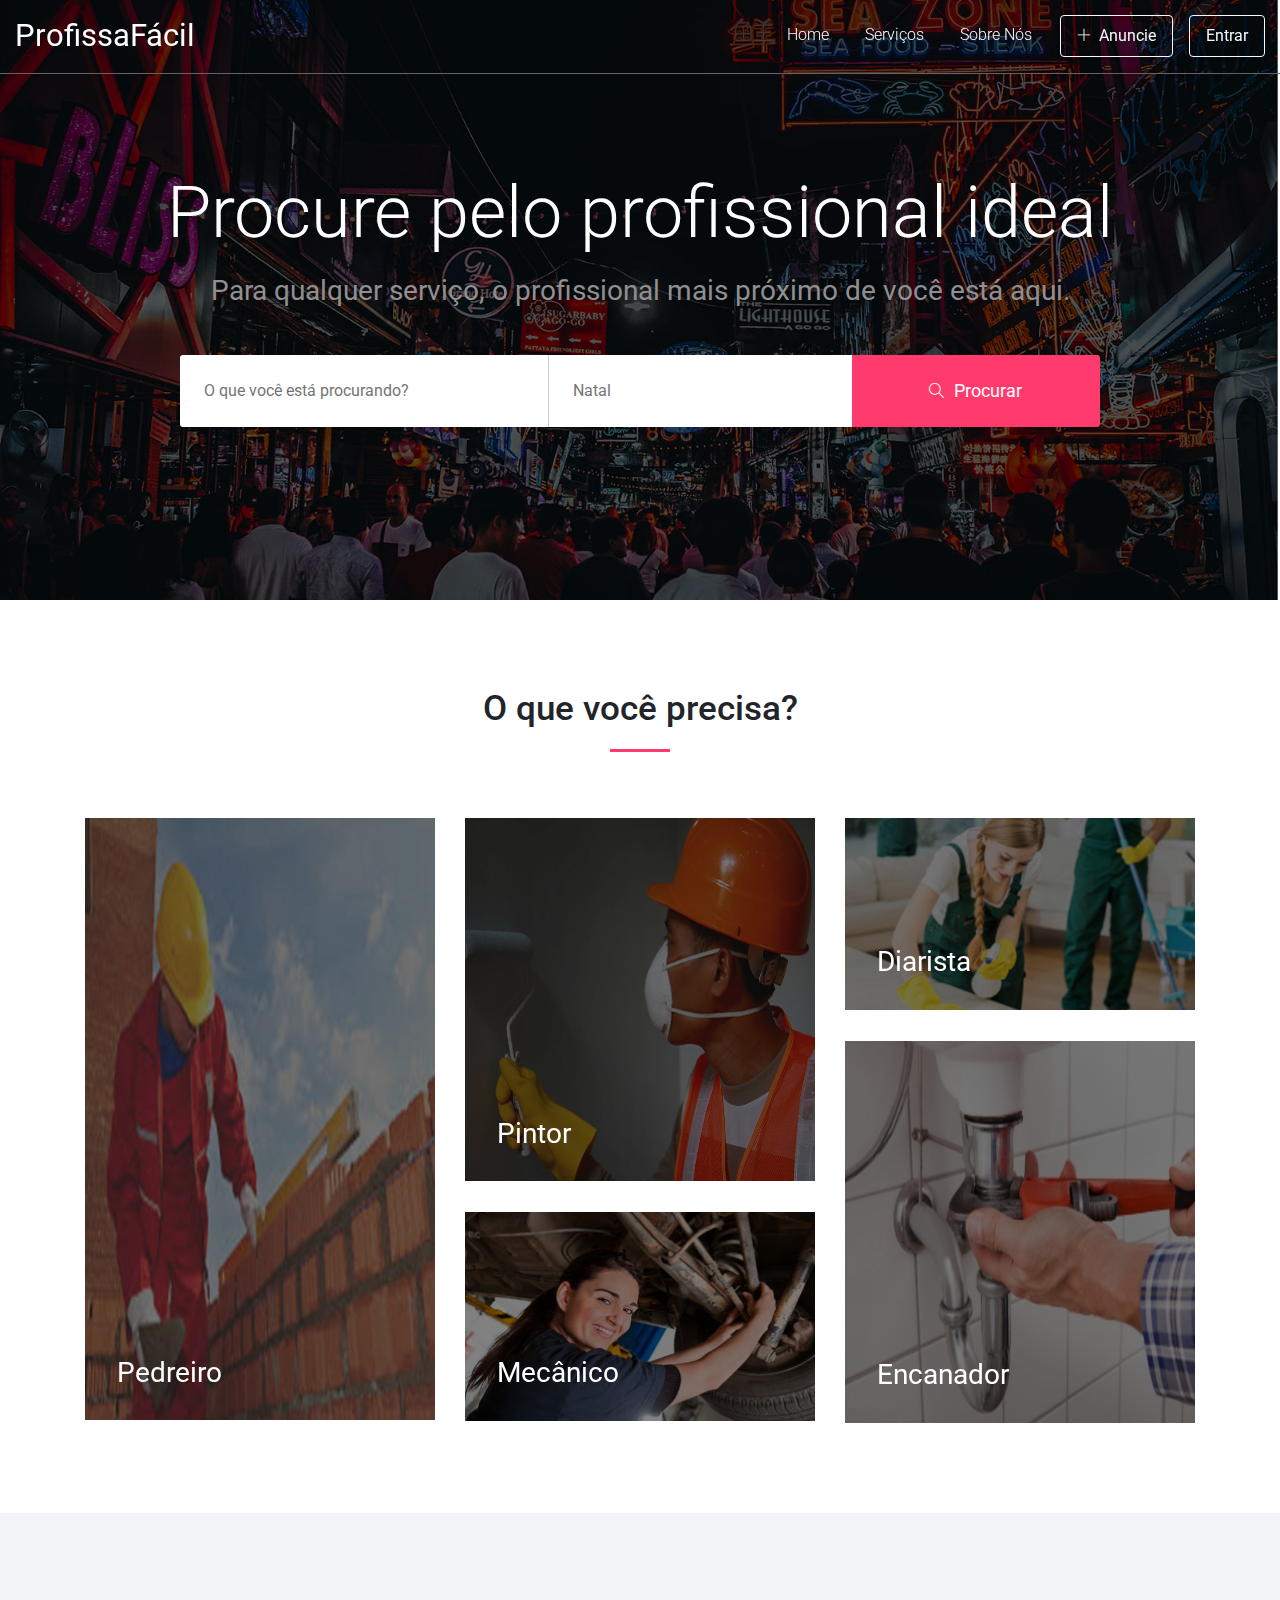
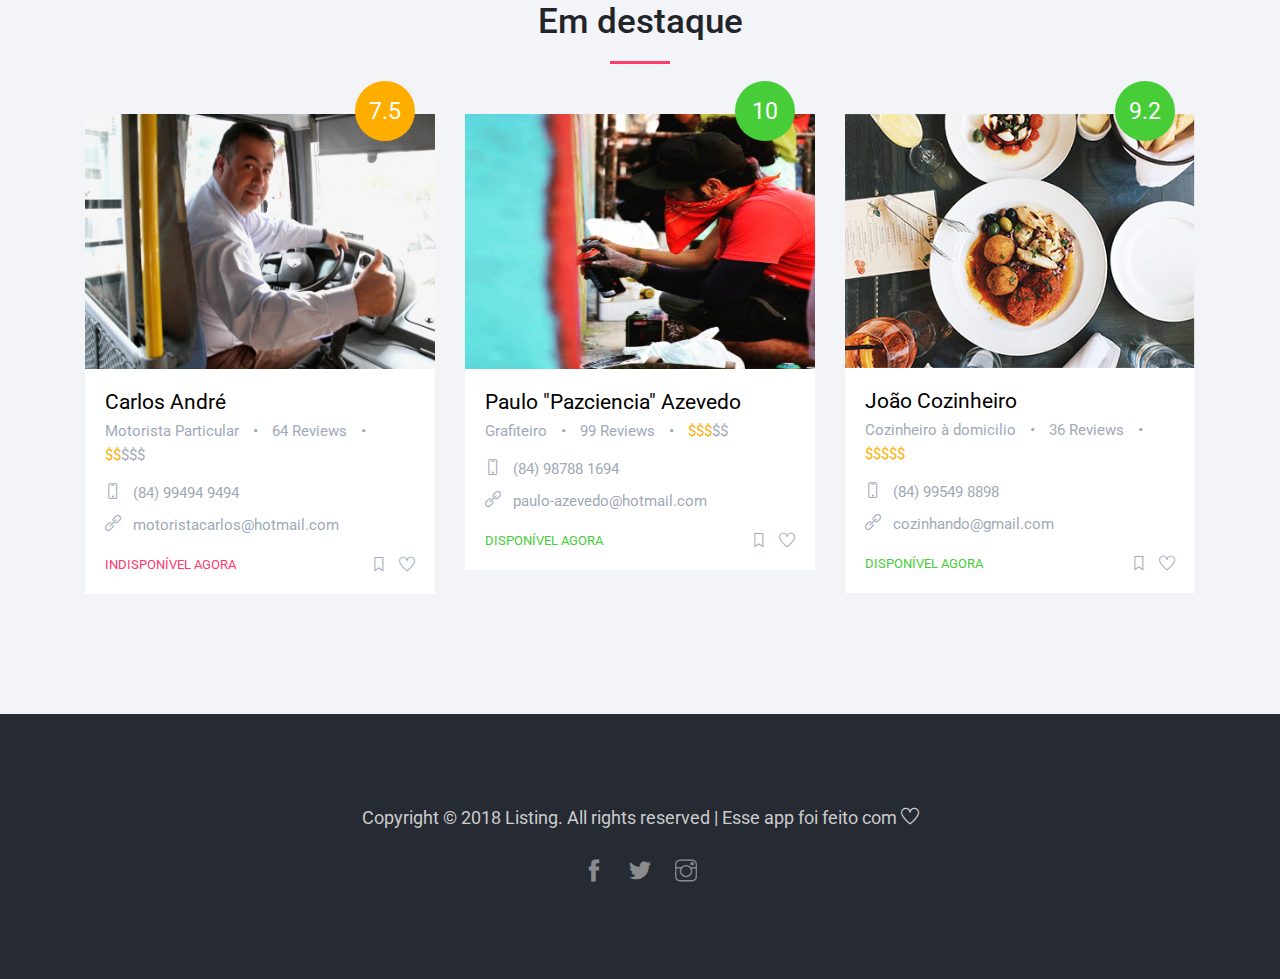
<file: index.html>
<!DOCTYPE html>
<html lang="en">

<head>
    <!-- Required meta tags -->
    <meta charset="utf-8">
    <meta http-equiv="X-UA-Compatible" content="IE=edge">
    <meta name="viewport" content="width=device-width, initial-scale=1, shrink-to-fit=no">
    <meta name="author" content="Colorlib">
    <meta name="description" content="#">
    <meta name="keywords" content="#">
    <!-- Page Title -->
    <title>ProfissaFácil</title>
    <!-- Bootstrap CSS -->
    <link rel="stylesheet" href="css/bootstrap.min.css">
    <!-- Google Fonts -->
    <link href="https://fonts.googleapis.com/css?family=Roboto:300,400,400i,500,700,900" rel="stylesheet">
    <!-- Simple line Icon -->
    <link rel="stylesheet" href="css/simple-line-icons.css">
    <!-- Themify Icon -->
    <link rel="stylesheet" href="css/themify-icons.css">
    <!-- Hover Effects -->
    <link rel="stylesheet" href="css/set1.css">
    <!-- Main CSS -->
    <link rel="stylesheet" href="css/style.css">
</head>

<body>
    <!--============================= HEADER =============================-->
    <div class="nav-menu">
        <div class="bg transition">
            <div class="container-fluid fixed">
                <div class="row">
                    <div class="col-md-12">
                        <nav class="navbar navbar-expand-lg navbar-light">
                            <a class="navbar-brand" href="index.html">ProfissaFácil</a>
                            <button class="navbar-toggler" type="button" data-toggle="collapse" data-target="#navbarNavDropdown" aria-controls="navbarNavDropdown" aria-expanded="false" aria-label="Toggle navigation">
                <span class="icon-menu"></span>
              </button>
                            <div class="collapse navbar-collapse justify-content-end" id="navbarNavDropdown">
                                <ul class="navbar-nav ">
                                
                            
                                    <li class="nav-item active">
                                        <a class="nav-link" href="#">Home</a>
                                    </li>

                                    <li class="nav-item active">
                                        <a class="nav-link" href="#">Serviços</a>
                                    </li>
                                    <li class="nav-item">
                                        <a class="nav-link" href="#">Sobre Nós</a>
                                    </li>
                                    
                                    <li><a href="loginEcadastro.html" class="btn btn-outline-light top-btn mr-3"><span class="ti-plus"></span>Anuncie</a></li>
                                    <li><a href="loginEcadastro.html" class="btn btn-outline-light top-btn">Entrar</a></li>
                                </ul>
                            </div>
                        </nav>
                    </div>
                </div>
            </div>
        </div>
    </div>
    <!-- SLIDER -->
    <section class="slider d-flex align-items-center">
        <!-- <img src="images/slider.jpg" class="img-fluid" alt="#"> -->
        <div class="container">
            <div class="row d-flex justify-content-center">
                <div class="col-md-12">
                    <div class="slider-title_box">
                        <div class="row">
                            <div class="col-md-12">
                                <div class="slider-content_wrap">
                                    <h1>Procure pelo profissional ideal</h1>
                                    <h5>Para qualquer serviço, o profissional mais próximo de você está aqui.</h5>
                                </div>
                            </div>
                        </div>
                        <div class="row d-flex justify-content-center">
                            <div class="col-md-10">
                                <form class="form-wrap mt-4">
                                    <div class="btn-group" role="group" aria-label="Basic example">
                                        <input type="text" placeholder="O que você está procurando?" class="btn-group1">
                                        <input type="text" placeholder="Natal" class="btn-group2">
                                        <button type="submit" class="btn-form"><span class="icon-magnifier search-icon"></span>Procurar<i class="pe-7s-angle-right"></i></button>
                                    </div>
                                </form>
                                
                            </div>
                        </div>
                    </div>
                </div>
            </div>
        </div>
    </section>
    <!--// SLIDER -->
    <!--//END HEADER -->
    <!--============================= FIND PLACES =============================-->
    <section class="main-block">
        <div class="container">
            <div class="row justify-content-center">
                <div class="col-md-5">
                    <div class="styled-heading">
                        <h3>O que você precisa?</h3>
                    </div>
                </div>
            </div>
            <div class="row">
                <div class="col-md-4">
                    <div class="find-place-img_wrap">
                        <div class="grid">
                            <figure class="effect-ruby">
                                <img src="images/pedreiro2.jpg" class="img-fluid" alt="img13" />
                                <figcaption>
                                    <h5>Pedreiro </h5>
                                    
                                </figcaption>
                            </figure>
                        </div>
                    </div>
                </div>
                <div class="col-md-4">
                    <div class="row find-img-align">
                        <div class="col-md-12">
                            <div class="find-place-img_wrap">
                                <div class="grid">
                                    <figure class="effect-ruby">
                                        <img src="images/pintor.jpg" class="img-fluid" alt="img13" />
                                        <figcaption>
                                            <h5>Pintor</h5>
                                            
                                        </figcaption>
                                    </figure>
                                </div>
                            </div>
                        </div>
                    </div>
                    <div class="row">
                        <div class="col-md-12">
                            <div class="find-place-img_wrap">
                                <div class="grid">
                                    <figure class="effect-ruby">
                                        <img src="images/mecanico.jpeg" class="img-fluid" alt="img13" />
                                        <figcaption>
                                            <h5>Mecânico </h5>
                                            
                                        </figcaption>
                                    </figure>
                                </div>
                            </div>
                        </div>
                    </div>
                </div>
                <div class="col-md-4">
                    <div class="row find-img-align">
                        <div class="col-md-12">
                            <div class="find-place-img_wrap">
                                <div class="grid">
                                    <figure class="effect-ruby">
                                        <img src="images/diarista.jpg" class="img-fluid" alt="img13" />
                                        <figcaption>
                                            <h5>Diarista</h5>
                                            
                                        </figcaption>
                                    </figure>
                                </div>
                            </div>
                        </div>
                    </div>
                    <div class="row">
                        <div class="col-md-12">
                            <div class="find-place-img_wrap">
                                <div class="grid">
                                    <figure class="effect-ruby">
                                        <img src="images/encanador.jpg" class="img-fluid" alt="img13" />
                                        <figcaption>
                                            <h5>Encanador </h5>
                                            
                                        </figcaption>
                                    </figure>
                                </div>
                            </div>
                        </div>
                    </div>
                </div>
            </div>
        </div>
    </section>
    <!--//END FIND PLACES -->
    <!--============================= FEATURED PLACES =============================-->
    <section class="main-block light-bg">
        <div class="container">
            <div class="row justify-content-center">
                <div class="col-md-5">
                    <div class="styled-heading">
                        <h3>Em destaque</h3>
                    </div>
                </div>
            </div>
            <div class="row">
                <div class="col-md-4 featured-responsive">
                    <div class="featured-place-wrap">
                        <a href="detail.html">
                            <img src="images/motorista.jpg" class="img-fluid" alt="#">
                            <span class="featured-rating-orange">7.5</span>
                            <div class="featured-title-box">
                                <h6>Carlos André</h6>
                                <p>Motorista Particular </p> <span>• </span>
                                <p>64 Reviews</p> <span> • </span>
                                <p><span>$$</span>$$$</p>
                                <ul>
                                    <li><span class="icon-screen-smartphone"></span>
                                        <p>(84) 99494 9494</p>
                                    </li>
                                    <li><span class="icon-link"></span>
                                        <p>motoristacarlos@hotmail.com</p>
                                    </li>

                                </ul>
                                <div class="bottom-icons">
                                    <div class="closed-now">INDISPONÍVEL AGORA</div>
                                    <span class="ti-heart"></span>
                                    <span class="ti-bookmark"></span>
                                </div>
                            </div>
                        </a>
                    </div>
                </div>
                <div class="col-md-4 featured-responsive">
                    <div class="featured-place-wrap">
                        <a href="detail.html">
                            <img src="images/paulo.jpg" class="img-fluid" alt="#">
                            <span class="featured-rating-green">10</span>
                            <div class="featured-title-box">
                                <h6>Paulo "Pazciencia" Azevedo</h6>
                                <p>Grafiteiro </p> <span>• </span>
                                <p>99 Reviews</p> <span> • </span>
                                <p><span>$$$</span>$$</p>
                                <ul>
                                    <li><span class="icon-screen-smartphone"></span>
                                        <p>(84) 98788 1694</p>
                                    </li>
                                    <li><span class="icon-link"></span>
                                        <p>paulo-azevedo@hotmail.com</p>
                                    </li>

                                </ul>
                                <div class="bottom-icons">
                                    <div class="open-now">DISPONÍVEL AGORA</div>
                                    <span class="ti-heart"></span>
                                    <span class="ti-bookmark"></span>
                                </div>
                            </div>
                        </a>
                    </div>
                </div>
                <div class="col-md-4 featured-responsive">
                    <div class="featured-place-wrap">
                        <a href="detail.html">
                            <img src="images/featured2.jpg" class="img-fluid" alt="#">
                            <span class="featured-rating-green">9.2</span>
                            <div class="featured-title-box">
                                <h6>João Cozinheiro</h6>
                                <p>Cozinheiro à domicilio </p> <span>• </span>
                                <p>36 Reviews</p> <span> • </span>
                                <p><span>$$$$$</span></p>
                                <ul>
                                    <li><span class="icon-screen-smartphone"></span>
                                        <p>(84) 99549 8898</p>
                                    </li>
                                    <li><span class="icon-link"></span>
                                        <p>cozinhando@gmail.com</p>
                                    </li>

                                </ul>
                                <div class="bottom-icons">
                                    <div class="open-now">DISPONÍVEL AGORA</div>
                                    <span class="ti-heart"></span>
                                    <span class="ti-bookmark"></span>
                                </div>
                            </div>
                        </a>
                    </div>
                </div>
            </div>
            <!--
            <div class="row justify-content-center">
                <div class="col-md-4">
                    <div class="featured-btn-wrap">
                        <a href="#" class="btn btn-danger">VIEW ALL</a>
                    </div>
                </div>
            </div>
            -->
        </div>
    </section>
    <!--//END FEATURED PLACES -->
    <!--============================= CATEGORIES =============================-->
    <!--
    <section class="main-block">
        <div class="container">
            <div class="row justify-content-center">
                <div class="col-md-5">
                    <div class="styled-heading">
                        <h3>Browse Categories</h3>
                    </div>
                </div>
            </div>
            <div class="row">
                <div class="col-md-3 category-responsive">
                    <a href="#" class="category-wrap">
                        <div class="category-block">
                            <svg class="category-img" xmlns="http://www.w3.org/2000/svg" xmlns:xlink="http://www.w3.org/1999/xlink" version="1.1" id="Capa_1" x="0px" y="0px" viewBox="0 0 496 496" style="enable-background:new 0 0 496 496;" xml:space="preserve" width="512px" height="512px"><g><g>
              <g>
                <g>
                  <path d="M472,0h-24H288H171.528c-10.344,0-19.496,6.592-22.776,16.408L146.232,24H120c-13.232,0-24,10.768-24,24v10.36     C72.904,65.264,56,86.688,56,112c0,16.712,7.4,31.696,19.048,41.968c-17.896,13.608-30.144,33.72-33.752,56.064     C17.544,216.504,0,238.216,0,264c0,30.872,25.128,56,56,56v48h36.04c2.976,11.56,7.568,22.616,13.712,32.984l-25.512,25.52     l45.256,45.256l25.52-25.512c10.368,6.144,21.424,10.736,32.984,13.712V496h64v-36.04c11.56-2.976,22.616-7.568,32.984-13.712     l25.52,25.512l45.256-45.256l-25.512-25.52c6.144-10.368,10.736-21.424,13.712-32.984H376v-64h-36.04     c-2.976-11.56-7.568-22.616-13.712-32.984L349.256,248H448V144v-16h24c13.232,0,24-10.768,24-24V24C496,10.768,485.232,0,472,0z      M360,16c13.232,0,24,10.768,24,24s-10.768,24-24,24s-24-10.768-24-24S346.768,16,360,16z M304,16h24.208     C323.128,22.704,320,30.96,320,40c0,22.056,17.944,40,40,40c9.04,0,17.296-3.128,24-8.208V128h-80V16z M238.528,16     c-3.312,9.288-12.112,16-22.528,16s-19.216-6.712-22.528-16H238.528z M72,112c0-22.056,17.944-40,40-40c22.056,0,40,17.944,40,40     c0,22.056-17.944,40-40,40c-8.2,0-15.832-2.496-22.184-6.752l-0.216-0.44c-0.08,0.04-0.144,0.088-0.224,0.128     C78.904,137.712,72,125.656,72,112z M89.488,163.24c2.104,0.928,4.28,1.736,6.512,2.408v59.248     c-10.008-10.2-23.68-16.296-38.2-16.768C62,189.68,73.48,173.432,89.488,163.24z M56,304c-22.056,0-40-17.944-40-40     c0-22.056,17.944-40,40-40c12.072,0,23.424,5.56,30.96,14.768l-6.728,6.728l25.512,25.52C99.6,281.384,95.008,292.44,92.032,304     H64H56z M328,246.632l-22.192,22.192l3.608,5.448c8,12.088,13.504,25.312,16.336,39.32l1.304,6.408H360v32h-32.944l-1.304,6.408     c-2.832,14.008-8.336,27.232-16.336,39.32l-3.608,5.448l23.336,23.336l-22.632,22.632l-23.336-23.336l-5.448,3.608     c-12.088,8-25.312,13.504-39.32,16.336L232,447.056V480h-32v-32.944l-6.408-1.304c-14.008-2.832-27.232-8.336-39.32-16.336     l-5.448-3.608l-23.336,23.336l-22.632-22.632l23.336-23.336l-3.608-5.448c-8-12.088-13.504-25.312-16.336-39.32L104.944,352H72     v-32h32.944l1.304-6.408c2.832-14.008,8.336-27.232,16.336-39.32l3.608-5.448l-23.336-23.336l22.632-22.632l23.336,23.336     l5.448-3.608c12.088-8,25.312-13.504,39.32-16.336l6.408-1.304V192h32v32.944l6.408,1.304     c14.008,2.832,27.232,8.336,39.32,16.336l5.448,3.608l23.336-23.336L328,244.352V246.632z M432,232h-93.728l-31.768-31.768     l-25.52,25.512C270.616,219.6,259.56,215.008,248,212.032V176h-64v36.04c-11.56,2.976-22.616,7.568-32.984,13.712l-25.52-25.512     L112,213.728V168c30.872,0,56-25.128,56-56s-25.128-56-56-56v-8c0-4.416,3.584-8,8-8h37.768l6.168-18.528     c1.096-3.28,4.152-5.472,7.592-5.472h5.28c3.72,18.232,19.88,32,39.192,32s35.472-13.768,39.192-32H288v88.208     C281.296,99.128,273.04,96,264,96c-22.056,0-40,17.944-40,40c0,22.056,17.944,40,40,40c19.312,0,35.472-13.768,39.192-32H432V232     z M288,136c0,13.232-10.768,24-24,24s-24-10.768-24-24s10.768-24,24-24S288,122.768,288,136z M480,104c0,4.416-3.584,8-8,8h-24     V96h-16v16v16h-32V40c0-9.04-3.128-17.296-8.208-24H432v64h16V16h24c4.416,0,8,3.584,8,8V104z" data-original="#000000" class="active-path" data-old_color="#ff3a6d" fill="#ff3a6d"/>
                  <path d="M56,240c-13.232,0-24,10.768-24,24s10.768,24,24,24s24-10.768,24-24S69.232,240,56,240z M56,272c-4.416,0-8-3.584-8-8     c0-4.416,3.584-8,8-8s8,3.584,8,8C64,268.416,60.416,272,56,272z" data-original="#000000" class="active-path" data-old_color="#ff3a6d" fill="#ff3a6d"/>
                  <path d="M112,136c13.232,0,24-10.768,24-24s-10.768-24-24-24s-24,10.768-24,24S98.768,136,112,136z M112,104c4.416,0,8,3.584,8,8     s-3.584,8-8,8s-8-3.584-8-8S107.584,104,112,104z" data-original="#000000" class="active-path" data-old_color="#ff3a6d" fill="#ff3a6d"/>
                  <path d="M216,256c-44.112,0-80,35.888-80,80s35.888,80,80,80c15.168,0,29.944-4.272,42.728-12.36l-8.56-13.512     C239.952,396.584,228.144,400,216,400c-35.288,0-64-28.712-64-64c0-35.288,28.712-64,64-64c35.288,0,64,28.712,64,64     c0,17.008-6.6,33.016-18.584,45.096l11.36,11.264C287.752,377.272,296,357.256,296,336C296,291.888,260.112,256,216,256z" data-original="#000000" class="active-path" data-old_color="#ff3a6d" fill="#ff3a6d"/>
                  <path d="M216,288c-26.472,0-48,21.528-48,48s21.528,48,48,48s48-21.528,48-48S242.472,288,216,288z M216,368     c-17.648,0-32-14.352-32-32s14.352-32,32-32s32,14.352,32,32S233.648,368,216,368z" data-original="#000000" class="active-path" data-old_color="#ff3a6d" fill="#ff3a6d"/>
                </g>
              </g>
            </g></g> </svg>
                            <h6>Automotive</h6>
                        </div>
                    </a>
                </div>
                <div class="col-md-3 category-responsive">
                    <a href="#" class="category-wrap">
                        <div class="category-block">
                            <svg class="category-img" xmlns="http://www.w3.org/2000/svg" xmlns:xlink="http://www.w3.org/1999/xlink" version="1.1" id="Layer_1" x="0px" y="0px" viewBox="0 0 469.824 469.824" style="enable-background:new 0 0 469.824 469.824;" xml:space="preserve" width="512px"
                                height="512px"><g><g>
              <g>
                <path d="M188.885,67.36C147.84,26.336,67.52,21.579,10.667,21.579C4.779,21.579,0,26.357,0,32.245    c0,56.853,4.736,137.173,45.781,178.219c17.323,17.323,43.883,25.067,70.208,25.067c28.608,0,56.96-9.152,72.896-25.088    C219.456,179.872,225.067,103.52,188.885,67.36z M173.803,195.381c-22.827,22.805-86.208,26.709-112.917,0    C27.755,162.251,22.016,94.944,21.397,42.976c51.968,0.619,119.275,6.357,152.405,39.488    C200.512,109.173,196.608,172.576,173.803,195.381z" data-original="#000000" class="active-path" data-old_color="#ff3a6d" fill="#ff3a6d"/>
              </g>
            </g><g>
              <g>
                <path d="M459.157,63.776c-56.853,0-137.173,4.736-178.219,45.781c-36.181,36.16-30.571,112.512,0,143.083    c15.936,15.915,44.267,25.067,72.875,25.067c26.325,0,52.864-7.723,70.229-25.045c41.024-41.045,45.781-121.365,45.781-178.219    C469.824,68.555,465.045,63.776,459.157,63.776z M408.917,237.557c-26.709,26.709-90.112,22.805-112.917,0    c-22.805-22.805-26.709-86.208,0-112.917c33.131-33.131,100.437-38.869,152.405-39.488    C447.787,137.141,442.048,204.448,408.917,237.557z" data-original="#000000" class="active-path" data-old_color="#ff3a6d" fill="#ff3a6d"/>
              </g>
            </g><g>
              <g>
                <path d="M382.123,156.107c-2.517-5.355-9.728-7.189-15.04-4.715c-81.813,38.464-122.005,105.536-140.267,174.485    c-22.592-146.603-87.936-191.296-115.648-210.261c-3.456-2.368-6.144-4.096-7.637-5.568c-4.16-4.16-10.923-4.16-15.083,0    c-4.16,4.16-4.16,10.923,0,15.083c2.112,2.091,5.76,4.715,10.688,8.085c31.232,21.355,114.197,78.123,114.197,304.363    c0,5.888,4.779,10.667,10.667,10.667s10.667-4.779,10.667-10.645c0-91.413,24.555-211.925,141.504-266.88    c0-0.021,1.728-0.832,1.728-0.832C383.211,167.371,384.64,161.44,382.123,156.107z" data-original="#000000" class="active-path" data-old_color="#ff3a6d" fill="#ff3a6d"/>
              </g>
            </g></g> </svg>
                            <h6>Beauty & Spa</h6>
                        </div>
                    </a>
                </div>
                <div class="col-md-3 category-responsive">
                    <a href="#" class="category-wrap">
                        <div class="category-block">
                            <svg class="category-img" xmlns="http://www.w3.org/2000/svg" xmlns:xlink="http://www.w3.org/1999/xlink" version="1.1" id="Layer_2" x="0px" y="0px" viewBox="0 0 503.607 503.607" style="enable-background:new 0 0 503.607 503.607;" xml:space="preserve" width="512px"
                                height="512px"><g><g transform="translate(1 1)">
              <g>
                <g>
                  <path d="M494.213,452.246h-25.18V7.393c0-5.036-3.357-8.393-8.393-8.393H40.967c-5.036,0-8.393,3.357-8.393,8.393v444.852H7.393     c-5.036,0-8.393,3.357-8.393,8.393v33.574c0,5.036,3.357,8.393,8.393,8.393h486.82c5.036,0,8.393-3.357,8.393-8.393v-33.574     C502.607,455.603,499.249,452.246,494.213,452.246z M49.361,15.787h402.885v436.459H326.344v-92.328     c0-5.036-3.357-8.393-8.393-8.393h-67.148h-67.148c-5.036,0-8.393,3.357-8.393,8.393v92.328H49.361V15.787z M192.049,452.246     v-83.934h50.361v83.934H192.049z M259.197,368.311h50.361v83.934h-50.361V368.311z M485.82,485.82H15.787v-16.787h25.18h142.689     h67.148h67.148h142.689h25.18V485.82z" data-original="#000000" class="active-path" data-old_color="#ff3a6d" fill="#ff3a6d"/>
                  <path d="M158.475,40.967H91.328c-5.036,0-8.393,3.357-8.393,8.393v50.361c0,5.036,3.357,8.393,8.393,8.393h67.148     c5.036,0,8.393-3.357,8.393-8.393V49.361C166.869,44.325,163.511,40.967,158.475,40.967z M150.082,91.328H99.721V57.754h50.361     V91.328z" data-original="#000000" class="active-path" data-old_color="#ff3a6d" fill="#ff3a6d"/>
                  <path d="M158.475,133.295H91.328c-5.036,0-8.393,3.357-8.393,8.393v50.361c0,5.036,3.357,8.393,8.393,8.393h67.148     c5.036,0,8.393-3.357,8.393-8.393v-50.361C166.869,136.652,163.511,133.295,158.475,133.295z M150.082,183.656H99.721v-33.574     h50.361V183.656z" data-original="#000000" class="active-path" data-old_color="#ff3a6d" fill="#ff3a6d"/>
                  <path d="M217.229,200.443h67.148c5.036,0,8.393-3.357,8.393-8.393v-50.361c0-5.036-3.357-8.393-8.393-8.393h-67.148     c-5.036,0-8.393,3.357-8.393,8.393v50.361C208.836,197.085,212.193,200.443,217.229,200.443z M225.623,150.082h50.361v33.574     h-50.361V150.082z" data-original="#000000" class="active-path" data-old_color="#ff3a6d" fill="#ff3a6d"/>
                  <path d="M343.131,200.443h67.148c5.036,0,8.393-3.357,8.393-8.393v-50.361c0-5.036-3.357-8.393-8.393-8.393h-67.148     c-5.036,0-8.393,3.357-8.393,8.393v50.361C334.738,197.085,338.095,200.443,343.131,200.443z M351.525,150.082h50.361v33.574     h-50.361V150.082z" data-original="#000000" class="active-path" data-old_color="#ff3a6d" fill="#ff3a6d"/>
                  <path d="M217.229,292.771h67.148c5.036,0,8.393-3.357,8.393-8.393v-50.361c0-5.036-3.357-8.393-8.393-8.393h-67.148     c-5.036,0-8.393,3.357-8.393,8.393v50.361C208.836,289.413,212.193,292.771,217.229,292.771z M225.623,242.41h50.361v33.574     h-50.361V242.41z" data-original="#000000" class="active-path" data-old_color="#ff3a6d" fill="#ff3a6d"/>
                  <path d="M343.131,292.771h67.148c5.036,0,8.393-3.357,8.393-8.393v-50.361c0-5.036-3.357-8.393-8.393-8.393h-67.148     c-5.036,0-8.393,3.357-8.393,8.393v50.361C334.738,289.413,338.095,292.771,343.131,292.771z M351.525,242.41h50.361v33.574     h-50.361V242.41z" data-original="#000000" class="active-path" data-old_color="#ff3a6d" fill="#ff3a6d"/>
                  <path d="M158.475,225.623H91.328c-5.036,0-8.393,3.357-8.393,8.393v50.361c0,5.036,3.357,8.393,8.393,8.393h67.148     c5.036,0,8.393-3.357,8.393-8.393v-50.361C166.869,228.98,163.511,225.623,158.475,225.623z M150.082,275.984H99.721V242.41     h50.361V275.984z" data-original="#000000" class="active-path" data-old_color="#ff3a6d" fill="#ff3a6d"/>
                  <path d="M217.229,108.115h67.148c5.036,0,8.393-3.357,8.393-8.393V49.361c0-5.036-3.357-8.393-8.393-8.393h-67.148     c-5.036,0-8.393,3.357-8.393,8.393v50.361C208.836,104.757,212.193,108.115,217.229,108.115z M225.623,57.754h50.361v33.574     h-50.361V57.754z" data-original="#000000" class="active-path" data-old_color="#ff3a6d" fill="#ff3a6d"/>
                  <path d="M343.131,108.115h67.148c5.036,0,8.393-3.357,8.393-8.393V49.361c0-5.036-3.357-8.393-8.393-8.393h-67.148     c-5.036,0-8.393,3.357-8.393,8.393v50.361C334.738,104.757,338.095,108.115,343.131,108.115z M351.525,57.754h50.361v33.574     h-50.361V57.754z" data-original="#000000" class="active-path" data-old_color="#ff3a6d" fill="#ff3a6d"/>
                  <path d="M200.443,334.738h100.721c5.036,0,8.393-3.357,8.393-8.393c0-5.036-3.357-8.393-8.393-8.393H200.443     c-5.036,0-8.393,3.357-8.393,8.393C192.049,331.38,195.407,334.738,200.443,334.738z" data-original="#000000" class="active-path" data-old_color="#ff3a6d" fill="#ff3a6d"/>
                </g>
              </g>
            </g></g> </svg>
                            <h6>Hotel</h6>
                        </div>
                    </a>
                </div>
                <div class="col-md-3 category-responsive">
                    <a href="#" class="category-wrap">
                        <div class="category-block">
                            <svg class="category-img" xmlns="http://www.w3.org/2000/svg" xmlns:xlink="http://www.w3.org/1999/xlink" version="1.1" id="Layer_3" x="0px" y="0px" viewBox="0 0 512 512" style="enable-background:new 0 0 512 512;" xml:space="preserve" width="512px" height="512px"><g><g>
              <g>
                <path d="M454.976,43.056c-3.591-3.588-9.411-3.591-13.003,0l-95.329,95.326c-3.592,3.591-3.592,9.411-0.001,13.003    c1.796,1.795,4.148,2.692,6.502,2.692c2.352,0,4.706-0.897,6.502-2.692l95.329-95.326    C458.566,52.467,458.566,46.646,454.976,43.056z" data-original="#000000" class="active-path" data-old_color="#ff3a6d" fill="#ff3a6d"/>
              </g>
            </g><g>
              <g>
                <path d="M480.9,68.571c-3.592-3.589-9.412-3.589-13.003,0l-95.328,95.328c-3.59,3.592-3.59,9.412-0.001,13.003    c1.796,1.795,4.15,2.692,6.502,2.692c2.352,0,4.706-0.897,6.502-2.692L480.9,81.573C484.491,77.982,484.491,72.161,480.9,68.571z" data-original="#000000" class="active-path" data-old_color="#ff3a6d" fill="#ff3a6d"/>
              </g>
            </g><g>
              <g>
                <path d="M390.969,229.548L509.307,111.21c3.591-3.592,3.591-9.412,0-13.003c-3.592-3.588-9.412-3.591-13.003,0L377.968,216.545    c-14.579,14.578-36.871,18.403-55.47,9.521c-3.7-1.766-8.118-0.873-10.839,2.193l-40.209,45.303    c-0.016,0.017-0.034,0.032-0.05,0.05c-0.016,0.018-0.028,0.037-0.044,0.055L97.567,469.464c-0.044,0.05-0.088,0.101-0.131,0.152    c-0.573,0.673-1.114,1.264-1.662,1.813c-11.475,11.474-30.145,11.473-41.615,0c-5.558-5.557-8.619-12.948-8.619-20.808    s3.061-15.25,8.629-20.818c0.534-0.537,1.124-1.076,1.803-1.654c0.052-0.043,0.102-0.087,0.152-0.131l108.648-96.434    c3.798-3.371,4.143-9.182,0.773-12.979c-3.371-3.799-9.183-4.146-12.979-0.773L43.99,414.202    c-1.038,0.885-1.967,1.742-2.833,2.609c-9.031,9.031-14.005,21.038-14.005,33.81c0,12.771,4.973,24.779,14.004,33.81    c9.323,9.321,21.566,13.982,33.812,13.981c12.241,0,24.487-4.659,33.803-13.976c0.883-0.881,1.738-1.811,2.616-2.839    l132.432-149.206l132.434,149.208c0.877,1.029,1.732,1.959,2.609,2.834c9.321,9.321,21.565,13.981,33.809,13.981    c12.245,0,24.49-4.661,33.812-13.982c18.64-18.643,18.64-48.975,0.005-67.613c-0.88-0.883-1.811-1.738-2.838-2.615    l-152.391-135.26l29.815-33.592C345.231,253.911,372.565,247.949,390.969,229.548z M431.514,428.019    c0.05,0.044,0.101,0.088,0.152,0.131c0.673,0.573,1.264,1.114,1.813,1.662c11.473,11.474,11.473,30.143,0.001,41.615    c-11.475,11.473-30.144,11.473-41.622-0.005c-0.543-0.543-1.086-1.135-1.659-1.808c-0.043-0.051-0.087-0.102-0.131-0.152    L256.111,318.54l22.939-25.845L431.514,428.019z" data-original="#000000" class="active-path" data-old_color="#ff3a6d" fill="#ff3a6d"/>
              </g>
            </g><g>
              <g>
                <path d="M427.379,16.278c-3.592-3.589-9.412-3.589-13.003,0L296.04,134.617c-18.406,18.404-24.366,45.735-15.807,69.897    l-36.415,32.322l-34.998-31.064c18.099-35.612,11.492-78.851-17.222-107.566c-28.518-28.518-61.55-48.587-93.011-56.508    c-32.843-8.267-61.001-2.748-79.295,15.545s-23.814,46.455-15.545,79.296c7.922,31.459,27.99,64.491,56.51,93.008    c28.714,28.716,71.952,35.323,107.566,17.223c0,0,34.225,38.558,34.659,39.048c1.817,2.047,4.342,3.09,6.88,3.09    c2.171,0,4.349-0.764,6.1-2.318l81.866-72.664c3.065-2.721,3.958-7.141,2.193-10.839c-8.884-18.601-5.058-40.891,9.521-55.468    L427.379,29.281C430.97,25.689,430.97,19.869,427.379,16.278z M210.131,266.737l-33.468-37.706    c-2.964-3.339-7.902-4.069-11.702-1.722c-29.478,18.177-67.188,13.754-91.704-10.763c-26.204-26.203-44.557-56.21-51.68-84.497    c-6.625-26.317-2.819-48.267,10.718-61.803C45.83,56.708,67.78,52.904,94.096,59.53c28.287,7.122,58.296,25.474,84.498,51.678    c24.516,24.515,28.94,62.225,10.762,91.703c-2.344,3.801-1.617,8.737,1.722,11.702l38.888,34.516L210.131,266.737z" data-original="#000000" class="active-path" data-old_color="#ff3a6d" fill="#ff3a6d"/>
              </g>
            </g></g> </svg>
                            <h6>Restaurant</h6>
                        </div>
                    </a>
                </div>
            </div>

            <div class="row">
                <div class="col-md-3 category-responsive">
                    <a href="#" class="category-wrap">
                        <div class="category-block">
                            <svg class="category-img" xmlns="http://www.w3.org/2000/svg" xmlns:xlink="http://www.w3.org/1999/xlink" version="1.1" id="Capa_2" x="0px" y="0px" viewBox="0 0 60 60" style="enable-background:new 0 0 60 60;" xml:space="preserve" width="512px" height="512px"><g><g>
              <path d="M59,16V2H1v14H0v37.259C0,55.873,2.127,58,4.742,58h50.517C57.873,58,60,55.873,60,53.259V16H59z M56.5,16l-5.18-6.906   L56.414,4H57v12H56.5z M11,16V9c0-0.024-0.012-0.046-0.014-0.07c-0.005-0.064-0.02-0.124-0.036-0.187   c-0.011-0.042-0.01-0.085-0.027-0.125c-0.009-0.022-0.027-0.039-0.037-0.061c-0.027-0.055-0.065-0.102-0.103-0.152   c-0.028-0.036-0.044-0.081-0.077-0.113L6.414,4h47.172l-4.292,4.292c-0.032,0.032-0.049,0.077-0.077,0.113   c-0.038,0.05-0.075,0.097-0.102,0.152c-0.011,0.022-0.028,0.038-0.038,0.061c-0.017,0.04-0.016,0.084-0.027,0.125   c-0.017,0.063-0.032,0.122-0.036,0.187C49.012,8.954,49,8.976,49,9v7H11z M6,16l3-4.001V16H6z M51,11.999L54,16h-3V11.999z M3,4   h0.586L8.68,9.094L3.5,16H3V4z M58,53.259C58,54.771,56.77,56,55.258,56H4.742C3.23,56,2,54.771,2,53.259V18h56V53.259z" data-original="#000000" class="active-path" data-old_color="#ff3a6d" fill="#ff3a6d"/>
              <path d="M42,24c-0.552,0-1,0.447-1,1v6c0,6.065-4.935,11-11,11s-11-4.935-11-11v-6c0-0.553-0.448-1-1-1s-1,0.447-1,1v6   c0,7.168,5.832,13,13,13s13-5.832,13-13v-6C43,24.447,42.552,24,42,24z" data-original="#000000" class="active-path" data-old_color="#ff3a6d" fill="#ff3a6d"/>
              <path d="M20,25c0,0.553,0.448,1,1,1s1-0.447,1-1c0-2.206-1.794-4-4-4s-4,1.794-4,4c0,0.553,0.448,1,1,1s1-0.447,1-1   c0-1.103,0.897-2,2-2S20,23.897,20,25z" data-original="#000000" class="active-path" data-old_color="#ff3a6d" fill="#ff3a6d"/>
              <path d="M42,21c-2.206,0-4,1.794-4,4c0,0.553,0.448,1,1,1s1-0.447,1-1c0-1.103,0.897-2,2-2s2,0.897,2,2c0,0.553,0.448,1,1,1   s1-0.447,1-1C46,22.794,44.206,21,42,21z" data-original="#000000" class="active-path" data-old_color="#ff3a6d" fill="#ff3a6d"/>
            </g></g> </svg>
                            <h6>Shopping</h6>
                        </div>
                    </a>
                </div>
                <div class="col-md-3 category-responsive">
                    <a href="#" class="category-wrap">
                        <div class="category-block">
                            <svg class="category-img" xmlns="http://www.w3.org/2000/svg" xmlns:xlink="http://www.w3.org/1999/xlink" version="1.1" id="Capa_3" x="0px" y="0px" viewBox="0 0 511.988 511.988" style="enable-background:new 0 0 511.988 511.988;" xml:space="preserve" width="512px"
                                height="512px"><g><g>
              <g>
                <path d="M489.865,433.23c-1.643-3.989-5.547-6.592-9.856-6.592H10.676c-4.309,0-8.213,2.603-9.856,6.592    c-1.664,3.989-0.747,8.576,2.304,11.627l23.915,23.915c11.371,11.349,25.003,21.867,47.616,21.867h341.333    c22.613,0,36.245-10.517,47.659-21.867l23.915-23.915C490.612,441.806,491.529,437.22,489.865,433.23z M448.521,453.689    c-11.541,11.541-20.053,15.616-32.533,15.616H74.655c-12.48,0-20.992-4.075-32.533-15.616l-5.717-5.717h417.835L448.521,453.689z" data-original="#000000" class="active-path" data-old_color="#ff3a6d" fill="#ff3a6d"/>
              </g>
            </g><g>
              <g>
                <path d="M373.322,191.972h-256c-17.643,0-32,14.357-32,32v64c0,61.333,27.691,118.784,75.947,157.632    c4.608,3.691,11.328,2.987,14.997-1.621c3.691-4.587,2.965-11.307-1.621-14.997c-43.221-34.773-68.011-86.165-68.011-141.013v-64    c0-5.867,4.779-10.667,10.667-10.667h256c5.888,0,10.667,4.8,10.667,10.667v64c0,54.827-24.789,106.219-68.011,141.013    c-4.587,3.691-5.312,10.411-1.621,14.997c2.112,2.645,5.205,3.989,8.32,3.989c2.347,0,4.715-0.768,6.677-2.347    c48.299-38.869,75.989-96.32,75.989-157.653v-64C405.322,206.329,390.964,191.972,373.322,191.972z" data-original="#000000" class="active-path" data-old_color="#ff3a6d" fill="#ff3a6d"/>
              </g>
            </g><g>
              <g>
                <path d="M328.372,102.628c17.344-21.675,17.344-55.616,0-77.291c-3.691-4.565-10.389-5.333-14.997-1.664    c-4.587,3.691-5.333,10.389-1.664,14.997c10.987,13.739,10.987,36.885-0.021,50.667c-17.344,21.675-17.344,55.616,0,77.291    c2.112,2.645,5.205,4.011,8.341,4.011c2.325,0,4.693-0.768,6.635-2.347c4.608-3.691,5.355-10.389,1.664-14.997    C317.343,139.556,317.343,116.409,328.372,102.628z" data-original="#000000" class="active-path" data-old_color="#ff3a6d" fill="#ff3a6d"/>
              </g>
            </g><g>
              <g>
                <path d="M264.308,102.628c17.344-21.675,17.344-55.616,0-77.291c-3.669-4.565-10.389-5.333-14.997-1.664    c-4.608,3.691-5.355,10.389-1.664,14.997c10.987,13.739,10.987,36.885-0.043,50.667c-17.344,21.675-17.344,55.616,0,77.291    c2.112,2.645,5.205,4.011,8.341,4.011c2.325,0,4.672-0.768,6.677-2.347c4.587-3.691,5.333-10.389,1.664-14.997    C253.3,139.556,253.3,116.409,264.308,102.628z" data-original="#000000" class="active-path" data-old_color="#ff3a6d" fill="#ff3a6d"/>
              </g>
            </g><g>
              <g>
                <path d="M200.372,102.628c17.344-21.675,17.344-55.616,0-77.291c-3.691-4.565-10.368-5.333-14.997-1.664    c-4.587,3.691-5.333,10.411-1.664,14.997c10.987,13.739,10.987,36.885-0.021,50.667c-17.344,21.675-17.344,55.616,0,77.291    c2.112,2.645,5.205,4.011,8.341,4.011c2.325,0,4.693-0.768,6.656-2.325c4.608-3.691,5.355-10.389,1.664-14.997    C189.364,139.577,189.364,116.409,200.372,102.628z" data-original="#000000" class="active-path" data-old_color="#ff3a6d" fill="#ff3a6d"/>
              </g>
            </g><g>
              <g>
                <path d="M447.988,213.305c-35.285,0-64,28.715-64,64s28.715,64,64,64c35.285,0,64-28.715,64-64S483.273,213.305,447.988,213.305z     M447.988,319.972c-23.531,0-42.667-19.136-42.667-42.667c0-23.531,19.136-42.667,42.667-42.667    c23.531,0,42.667,19.136,42.667,42.667C490.655,300.836,471.519,319.972,447.988,319.972z" data-original="#000000" class="active-path" data-old_color="#ff3a6d" fill="#ff3a6d"/>
              </g>
            </g></g> </svg>
                            <h6>Coffee</h6>
                        </div>
                    </a>
                </div>
                <div class="col-md-3 category-responsive">
                    <a href="#" class="category-wrap">
                        <div class="category-block">
                            <svg class="category-img" xmlns="http://www.w3.org/2000/svg" xmlns:xlink="http://www.w3.org/1999/xlink" version="1.1" id="Capa_4" x="0px" y="0px" viewBox="0 0 33 33" style="enable-background:new 0 0 33 33;" xml:space="preserve" width="512px" height="512px"><g><g>
              <g>
                <path d="M20.136,33h-9.212c-2.397,0-4.349-1.951-4.349-4.349V11.265c0-0.276,0.224-0.5,0.5-0.5h16.828    c0.276,0,0.581,0.224,0.581,0.5v17.387C24.484,31.049,22.533,33,20.136,33z M7.575,11.765v16.887c0,1.847,1.502,3.349,3.349,3.349    h9.212c1.847,0,3.349-1.502,3.349-3.349V11.765H7.575z" data-original="#000000" class="active-path" data-old_color="#ff3a6d" fill="#ff3a6d"/>
                <path d="M26.096,25.574h-2.111c-0.276,0-0.5-0.224-0.5-0.5s0.224-0.5,0.5-0.5h2.111c1.005,0,1.823-0.818,1.823-1.823v-4.693    c0-1.006-0.818-1.824-1.823-1.824h-2.111c-0.276,0-0.5-0.224-0.5-0.5s0.224-0.5,0.5-0.5h2.111c1.557,0,2.823,1.267,2.823,2.824    v4.693C28.919,24.308,27.652,25.574,26.096,25.574z" data-original="#000000" class="active-path" data-old_color="#ff3a6d" fill="#ff3a6d"/>
                <g>
                  <path d="M11.376,28.365c-0.276,0-0.5-0.224-0.5-0.5V15.691c0-0.276,0.224-0.5,0.5-0.5s0.5,0.224,0.5,0.5v12.174     C11.876,28.142,11.652,28.365,11.376,28.365z" data-original="#000000" class="active-path" data-old_color="#ff3a6d" fill="#ff3a6d"/>
                  <path d="M19.683,28.365c-0.276,0-0.5-0.224-0.5-0.5V15.691c0-0.276,0.224-0.5,0.5-0.5s0.5,0.224,0.5,0.5v12.174     C20.183,28.142,19.959,28.365,19.683,28.365z" data-original="#000000" class="active-path" data-old_color="#ff3a6d" fill="#ff3a6d"/>
                  <path d="M15.529,28.365c-0.276,0-0.5-0.224-0.5-0.5V15.691c0-0.276,0.224-0.5,0.5-0.5s0.5,0.224,0.5,0.5v12.174     C16.029,28.142,15.806,28.365,15.529,28.365z" data-original="#000000" class="active-path" data-old_color="#ff3a6d" fill="#ff3a6d"/>
                </g>
              </g>
              <path d="M23.698,11.765H7.361c-1.809,0-3.28-1.472-3.28-3.28s1.472-3.28,3.28-3.28h0.239C7.936,2.249,10.413,0,13.438,0   c1.795,0,3.482,0.819,4.596,2.213c0.487-0.207,0.993-0.312,1.508-0.312c1.952,0,3.586,1.417,3.909,3.303h0.247   c1.809,0,3.28,1.472,3.28,3.28S25.507,11.765,23.698,11.765z M7.361,6.204c-1.258,0-2.28,1.022-2.28,2.28s1.022,2.28,2.28,2.28   h16.337c1.258,0,2.28-1.022,2.28-2.28s-1.022-2.28-2.28-2.28h-0.693c-0.267,0-0.485-0.208-0.499-0.475   c-0.082-1.586-1.384-2.828-2.964-2.828c-0.485,0-0.964,0.128-1.423,0.38c-0.223,0.124-0.508,0.056-0.652-0.155   C16.554,1.795,15.048,1,13.438,1c-2.646,0-4.786,2.073-4.873,4.721c-0.009,0.27-0.23,0.483-0.5,0.483H7.361z" data-original="#000000" class="active-path" data-old_color="#ff3a6d" fill="#ff3a6d"/>
            </g></g> </svg>
                            <h6>Club & Bar</h6>
                        </div>
                    </a>
                </div>
                <div class="col-md-3 category-responsive">
                    <a href="#" class="category-wrap">
                        <div class="category-block">
                            <svg class="category-img" xmlns="http://www.w3.org/2000/svg" xmlns:xlink="http://www.w3.org/1999/xlink" version="1.1" id="Capa_5" x="0px" y="0px" viewBox="0 0 61.168 61.168" style="enable-background:new 0 0 61.168 61.168;" xml:space="preserve" width="512px"
                                height="512px"><g><g>
              <path d="M30.938,26.584c3.859,0,7-3.141,7-7s-3.141-7-7-7s-7,3.141-7,7S27.078,26.584,30.938,26.584z M30.938,14.584   c2.757,0,5,2.243,5,5s-2.243,5-5,5s-5-2.243-5-5S28.181,14.584,30.938,14.584z" data-original="#000000" class="active-path" data-old_color="#ff3a6d" fill="#ff3a6d"/>
              <path d="M50.216,37.584h-7.161l3.047-4.4c5.755-7.671,4.922-20.28-1.781-26.982c-3.621-3.622-8.437-5.617-13.56-5.617   c-5.122,0-9.938,1.995-13.56,5.617c-6.703,6.702-7.536,19.312-1.804,26.952l3.068,4.431h-7.513L0,60.584h61.168L50.216,37.584z    M17.02,31.984c-5.199-6.933-4.454-18.32,1.596-24.369c3.244-3.244,7.558-5.031,12.146-5.031s8.901,1.787,12.146,5.031   c6.05,6.049,6.795,17.437,1.573,24.399L30.761,51.827l-9.863-14.243h0L17.02,31.984z M12.216,39.584h7.634l10.911,15.757   l10.91-15.757h7.281l9.048,19H3.168L12.216,39.584z" data-original="#000000" class="active-path" data-old_color="#ff3a6d" fill="#ff3a6d"/>
            </g></g> </svg>
                            <h6>Destinations</h6>
                        </div>
                    </a>
                </div>
            </div>
        </div>
    </section>
-->
    <!--//END CATEGORIES -->
    <!--============================= ADD LISTING =============================
    <section class="main-block light-bg">
        <div class="container">
            <div class="row">
                <div class="col-md-12">
                    <div class="add-listing-wrap">
                        <h2>Reach millions of People</h2>
                        <p>Add your Business infront of millions and earn 3x profits from our listing</p>
                    </div>
                </div>
            </div>
            <div class="row justify-content-center">
                <div class="col-md-4">
                    <div class="featured-btn-wrap">
                        <a href="#" class="btn btn-danger"><span class="ti-plus"></span> ADD LISTING</a>
                    </div>
                </div>
            </div>
        </div>
    </section>
    -->
    <!--//END ADD LISTING -->
    <!--============================= FOOTER =============================-->
    <footer class="main-block dark-bg">
        <div class="container">
            <div class="row">
                <div class="col-md-12">
                    <div class="copyright">
                        <!-- Link back to Colorlib can't be removed. Template is licensed under CC BY 3.0. -->
                        <p>Copyright &copy; 2018 Listing. All rights reserved | Esse app foi feito com <i class="ti-heart" aria-hidden="true"></i>
                        <!-- Link back to Colorlib can't be removed. Template is licensed under CC BY 3.0. -->
                        <ul>
                            <li><a href="#"><span class="ti-facebook"></span></a></li>
                            <li><a href="#"><span class="ti-twitter-alt"></span></a></li>
                            <li><a href="#"><span class="ti-instagram"></span></a></li>
                        </ul>
                    </div>
                </div>
            </div>
        </div>
    </footer>
    <!--//END FOOTER -->




    <!-- jQuery, Bootstrap JS. -->
    <!-- jQuery first, then Popper.js, then Bootstrap JS -->
    <script src="js/jquery-3.2.1.min.js"></script>
    <script src="js/popper.min.js"></script>
    <script src="js/bootstrap.min.js"></script>

    <script>
        $(window).scroll(function() {
            // 100 = The point you would like to fade the nav in.

            if ($(window).scrollTop() > 100) {

                $('.fixed').addClass('is-sticky');

            } else {

                $('.fixed').removeClass('is-sticky');

            };
        });
    </script>
</body>

</html>
</file>
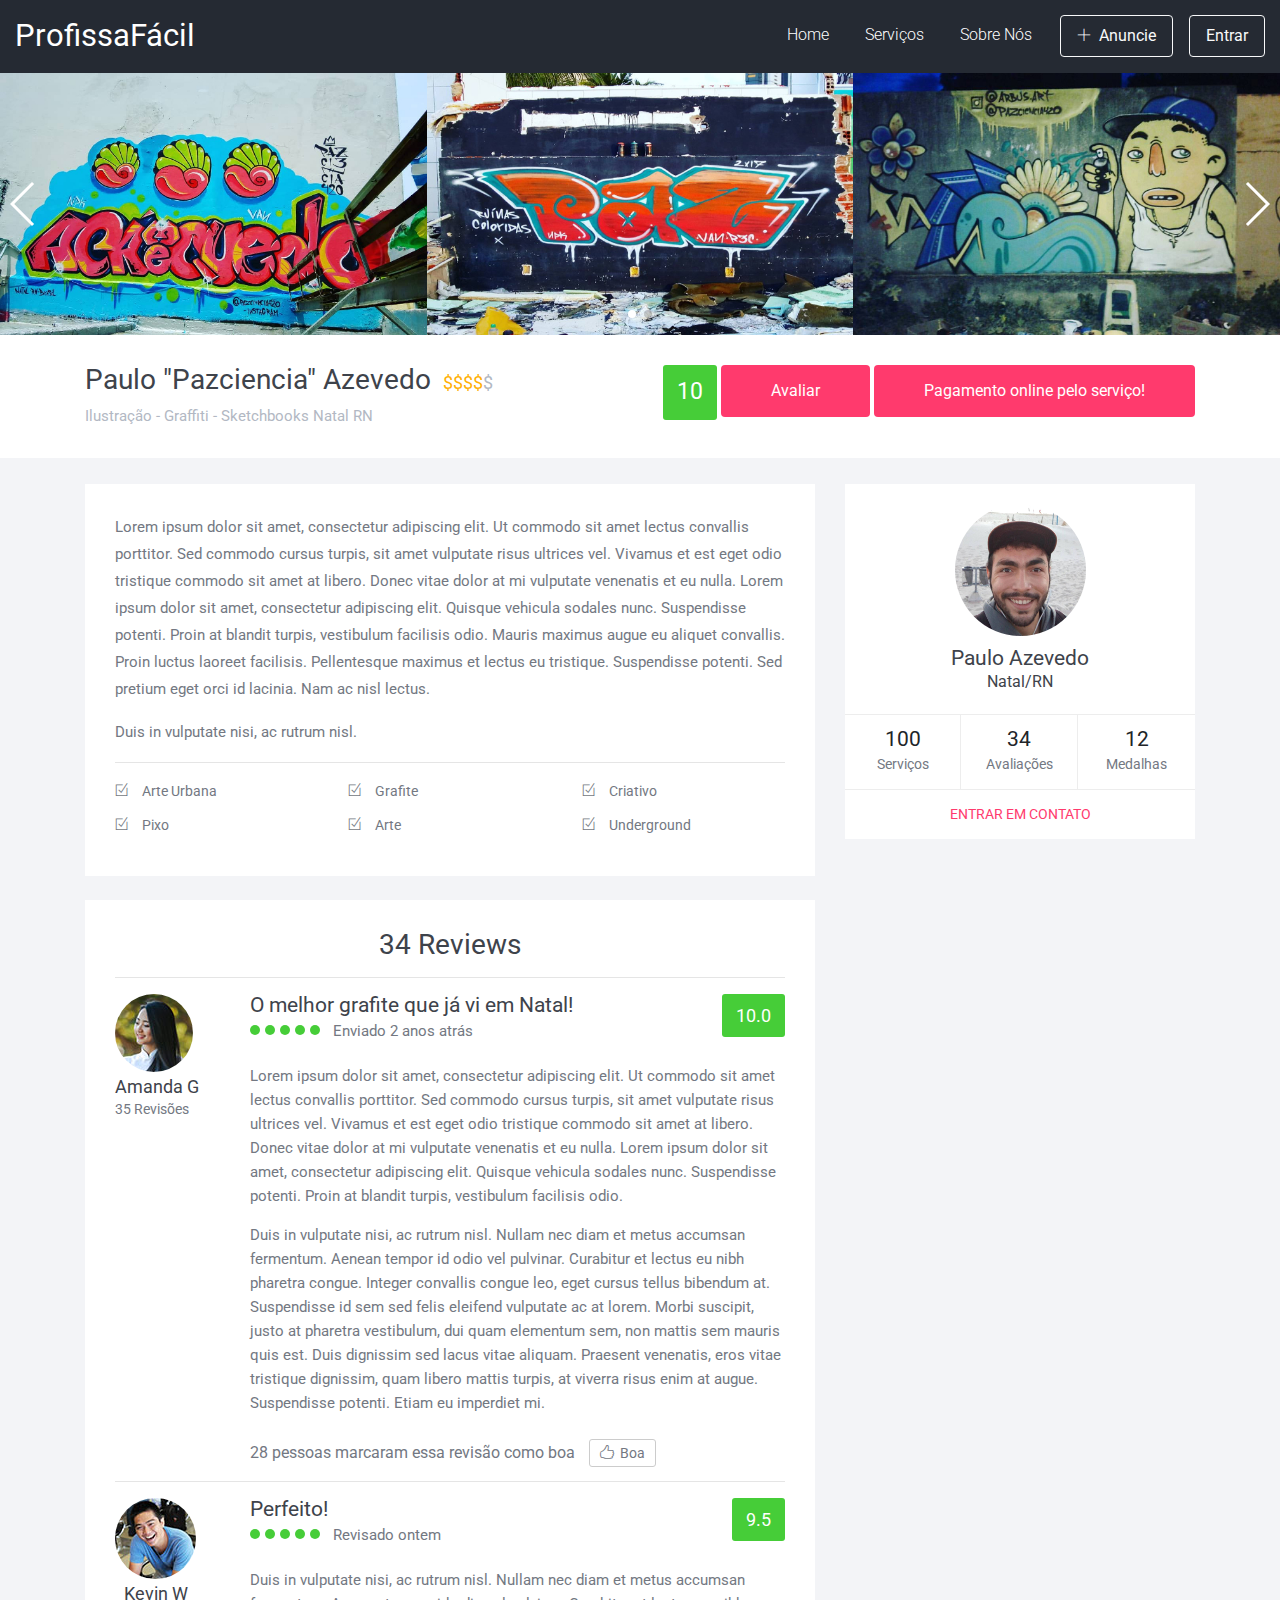
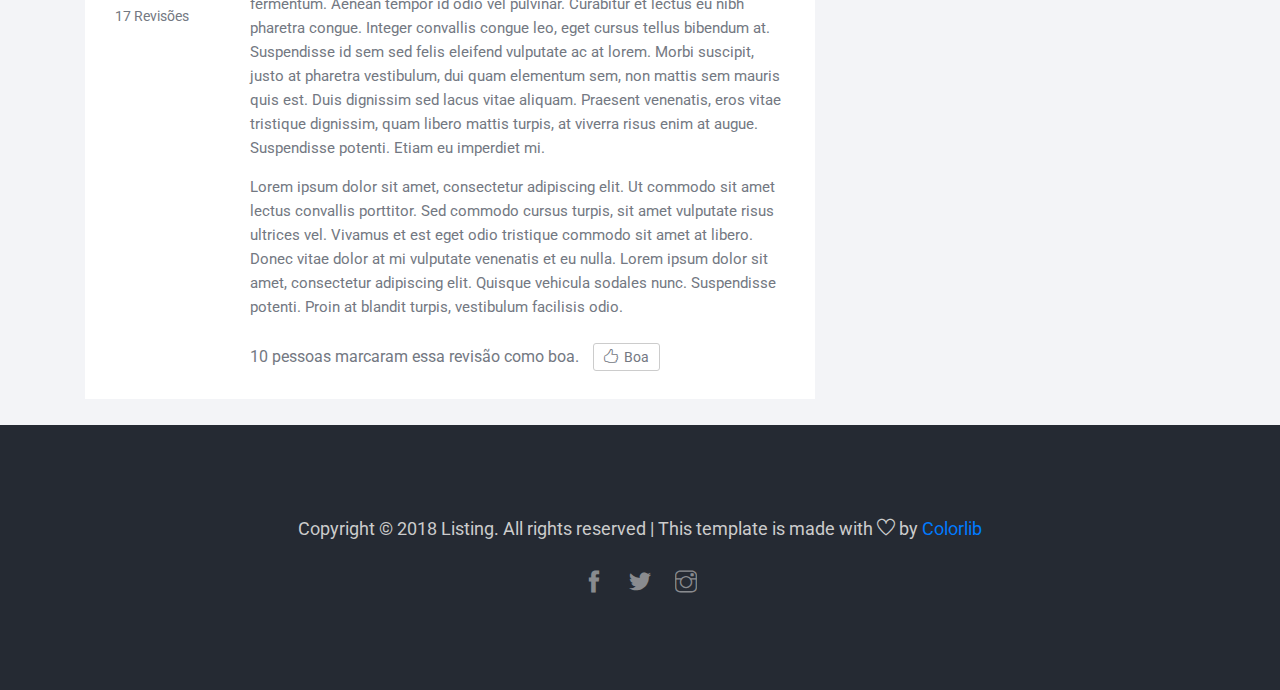
<file: detail.html>
<!DOCTYPE html>
<html lang="en">

<head>
    <!-- Required meta tags -->
    <meta charset="utf-8">
    <meta http-equiv="X-UA-Compatible" content="IE=edge">
    <meta name="viewport" content="width=device-width, initial-scale=1, shrink-to-fit=no">
    <meta name="author" content="Colorlib">
    <meta name="description" content="#">
    <meta name="keywords" content="#">
    <!-- Favicons -->
    <link rel="shortcut icon" href="#">
    <!-- Page Title -->
    <title>Listing &amp; Directory Website Template</title>
    <!-- Bootstrap CSS -->
    <link rel="stylesheet" href="css/bootstrap.min.css">
    <!-- Google Fonts -->
    <link href="https://fonts.googleapis.com/css?family=Roboto:300,400,400i,500,700,900" rel="stylesheet">
    <!-- Simple line Icon -->
    <link rel="stylesheet" href="css/simple-line-icons.css">
    <!-- Themify Icon -->
    <link rel="stylesheet" href="css/themify-icons.css">
    <!-- Hover Effects -->
    <link rel="stylesheet" href="css/set1.css">
    <!-- Swipper Slider -->
    <link rel="stylesheet" href="css/swiper.min.css">
    <!-- Magnific Popup CSS -->
    <link rel="stylesheet" href="css/magnific-popup.css">
    <!-- Main CSS -->
    <link rel="stylesheet" href="css/style.css">
</head>

<body>
    <!--============================= HEADER =============================-->
    <div class="dark-bg sticky-top">
        <div class="container-fluid">
            <div class="row">
                <div class="col-md-12">
                    <nav class="navbar navbar-expand-lg navbar-light">
                        <a class="navbar-brand" href="index.html">ProfissaFácil</a>
                        <button class="navbar-toggler" type="button" data-toggle="collapse" data-target="#navbarNavDropdown" aria-controls="navbarNavDropdown" aria-expanded="false" aria-label="Toggle navigation">
            <span class="icon-menu"></span>
          </button>
                        <div class="collapse navbar-collapse justify-content-end" id="navbarNavDropdown">
                            <ul class="navbar-nav ">
                            
                        
                                <li class="nav-item active">
                                    <a class="nav-link" href="index.html">Home</a>
                                </li>

                                <li class="nav-item active">
                                    <a class="nav-link" href="#">Serviços</a>
                                </li>
                                <li class="nav-item">
                                    <a class="nav-link" href="#">Sobre Nós</a>
                                </li>
                                
                                <li><a href="loginEcadastro.html" class="btn btn-outline-light top-btn mr-3"><span class="ti-plus"></span>Anuncie</a></li>
                                <li><a href="loginEcadastro.html" class="btn btn-outline-light top-btn">Entrar</a></li>
                            </ul>
                        </div>
                    </nav>
                </div>
            </div>
        </div>
    </div>
    <!--//END HEADER -->
    <!--============================= BOOKING =============================-->
    <div>
        <!-- Swiper -->
        <div class="swiper-container">
            <div class="swiper-wrapper">

                <div class="swiper-slide">
                    <a href="images/paulo1.jpg" class="grid image-link">
                        <img src="images/paulo1.jpg" class="img-fluid" alt="#">
                    </a>
                </div>
                <div class="swiper-slide">
                    <a href="images/paulo2.jpg" class="grid image-link">
                        <img src="images/paulo2.jpg" class="img-fluid" alt="#">
                    </a>
                </div>
                <div class="swiper-slide">
                    <a href="images/paulo3.jpg" class="grid image-link">
                        <img src="images/paulo3.jpg" class="img-fluid" alt="#">
                    </a>
                </div>
                <div class="swiper-slide">
                    <a href="images/paulo2.jpg" class="grid image-link">
                        <img src="images/paulo2.jpg" class="img-fluid" alt="#">
                    </a>
                </div>
                <div class="swiper-slide">
                    <a href="images/paulo1.jpg" class="grid image-link">
                        <img src="images/paulo1.jpg" class="img-fluid" alt="#">
                    </a>
                </div>
                <div class="swiper-slide">
                    <a href="images/paulo3.jpg" class="grid image-link">
                        <img src="images/paulo3.jpg" class="img-fluid" alt="#">
                    </a>
                </div>
            </div>
            <!-- Add Pagination -->
            <div class="swiper-pagination swiper-pagination-white"></div>
            <!-- Add Arrows -->
            <div class="swiper-button-next swiper-button-white"></div>
            <div class="swiper-button-prev swiper-button-white"></div>
        </div>
    </div>
    <!--//END BOOKING -->
    <!--============================= RESERVE A SEAT =============================-->
    <section class="reserve-block">
        <div class="container">
            <div class="row">
                <div class="col-md-6">
                    <h5>Paulo "Pazciencia" Azevedo</h5>
                    <p><span>$$$$</span>$</p>
                    <p class="reserve-description"> Ilustração - Graffiti - Sketchbooks Natal RN</p>
                </div>
                <div class="col-md-6">
                    <div class="reserve-seat-block">
                        <div class="reserve-rating">
                            <span>10</span>
                        </div>
                        <!-- <div class="review-btn">
                                <div class="featured-btn-wrap">
                            <a href="#" class="btn btn-outline-danger">Avaliar</a>
                        </div> -->
                        <div class="reserve-btn">
                            <div class="featured-btn-wrap">
                                <a href="#" class="btn btn-danger">Avaliar</a>
                            </div>
                        </div>
                        <div class="reserve-btn">
                            <div class="featured-btn-wrap">
                                <a href="#" class="btn btn-danger">Pagamento online pelo serviço!</a>
                            </div>
                        </div>
                    </div>
                </div>
            </div>
        </div>
    </section>
    <!--//END RESERVE A SEAT -->
    <!--============================= BOOKING DETAILS =============================-->
    <section class="light-bg booking-details_wrap">
        <div class="container">
            <div class="row">
                <div class="col-md-8 responsive-wrap">
                    <div class="booking-checkbox_wrap">
                        <div class="booking-checkbox">
                            <p>Lorem ipsum dolor sit amet, consectetur adipiscing elit. Ut commodo sit amet lectus convallis porttitor. Sed commodo cursus turpis, sit amet vulputate risus ultrices vel. Vivamus et est eget odio tristique commodo sit amet at libero. Donec vitae dolor at mi vulputate venenatis et eu nulla. Lorem ipsum dolor sit amet, consectetur adipiscing elit. Quisque vehicula sodales nunc. Suspendisse potenti. Proin at blandit turpis, vestibulum facilisis odio. Mauris maximus augue eu aliquet convallis. Proin luctus laoreet facilisis. Pellentesque maximus et lectus eu tristique. Suspendisse potenti. Sed pretium eget orci id lacinia. Nam ac nisl lectus.</p>
                            <p>Duis in vulputate nisi, ac rutrum nisl.</p>
                            <hr>
                        </div>
                        <div class="row">
                            <div class="col-md-4">
                                <label class="custom-checkbox">
                        <span class="ti-check-box"></span>
                        <span class="custom-control-description">Arte Urbana</span>
                      </label> </div>
                            <div class="col-md-4">
                                <label class="custom-checkbox">
                       <span class="ti-check-box"></span>
                       <span class="custom-control-description">Grafite</span>
                     </label>
                            </div>
                            <div class="col-md-4">
                                <label class="custom-checkbox">
                     <span class="ti-check-box"></span>
                     <span class="custom-control-description">Criativo</span>
                   </label> </div>
                            <div class="col-md-4">
                                <label class="custom-checkbox">
                    <span class="ti-check-box"></span>
                    <span class="custom-control-description">Pixo</span>
                  </label>
                            </div>
                            <div class="col-md-4">
                                <label class="custom-checkbox">
                   <span class="ti-check-box"></span>
                   <span class="custom-control-description">Arte</span>
                 </label> </div>
                            <div class="col-md-4">
                                <label class="custom-checkbox">
                  <span class="ti-check-box"></span>
                  <span class="custom-control-description">Underground</span>
                </label>
                            </div>
                        </div>
                    </div>
                    <div class="booking-checkbox_wrap mt-4">
                        <h5>34 Reviews</h5>
                        <hr>
                        <div class="customer-review_wrap">
                            <div class="customer-img">
                                <img src="images/customer-img1.jpg" class="img-fluid" alt="#">
                                <p>Amanda G</p>
                                <span>35 Revisões</span>
                            </div>
                            <div class="customer-content-wrap">
                                <div class="customer-content">
                                    <div class="customer-review">
                                        <h6>O melhor grafite que já vi em Natal!</h6>
                                        <span></span>
                                        <span></span>
                                        <span></span>
                                        <span></span>
                                        <span></span>
                                        <p>Enviado 2 anos atrás</p>
                                    </div>
                                    <div class="customer-rating">10.0</div>
                                </div>
                                <p class="customer-text">Lorem ipsum dolor sit amet, consectetur adipiscing elit. Ut commodo sit amet lectus convallis porttitor. Sed commodo cursus turpis, sit amet vulputate risus ultrices vel. Vivamus et est eget odio tristique commodo sit amet at libero. Donec vitae dolor at mi vulputate venenatis et eu nulla. Lorem ipsum dolor sit amet, consectetur adipiscing elit. Quisque vehicula sodales nunc. Suspendisse potenti. Proin at blandit turpis, vestibulum facilisis odio.
                                </p>
                                <p class="customer-text">Duis in vulputate nisi, ac rutrum nisl. Nullam nec diam et metus accumsan fermentum. Aenean tempor id odio vel pulvinar. Curabitur et lectus eu nibh pharetra congue. Integer convallis congue leo, eget cursus tellus bibendum at. Suspendisse id sem sed felis eleifend vulputate ac at lorem. Morbi suscipit, justo at pharetra vestibulum, dui quam elementum sem, non mattis sem mauris quis est. Duis dignissim sed lacus vitae aliquam. Praesent venenatis, eros vitae tristique dignissim, quam libero mattis turpis, at viverra risus enim at augue. Suspendisse potenti. Etiam eu imperdiet mi.
                                </p>
                                <span>28 pessoas marcaram essa revisão como boa</span>
                                <a href="#"><span class="icon-like"></span>Boa</a>
                            </div>
                        </div>
                        <hr>
                        <div class="customer-review_wrap">
                            <div class="customer-img">
                                <img src="images/customer-img2.jpg" class="img-fluid" alt="#">
                                <p>Kevin W</p>
                                <span>17 Revisões</span>
                            </div>
                            <div class="customer-content-wrap">
                                <div class="customer-content">
                                    <div class="customer-review">
                                        <h6>Perfeito!</h6>
                                        <span ></span>
                                        <span ></span>
                                        <span ></span>
                                        <span ></span>
                                        <span ></span>
                                        <p>Revisado ontem</p>
                                    </div>
                                    <div class="customer-rating">9.5</div>
                                </div>
                                <p class="customer-text">Duis in vulputate nisi, ac rutrum nisl. Nullam nec diam et metus accumsan fermentum. Aenean tempor id odio vel pulvinar. Curabitur et lectus eu nibh pharetra congue. Integer convallis congue leo, eget cursus tellus bibendum at. Suspendisse id sem sed felis eleifend vulputate ac at lorem. Morbi suscipit, justo at pharetra vestibulum, dui quam elementum sem, non mattis sem mauris quis est. Duis dignissim sed lacus vitae aliquam. Praesent venenatis, eros vitae tristique dignissim, quam libero mattis turpis, at viverra risus enim at augue. Suspendisse potenti. Etiam eu imperdiet mi.</p>
                                <p class="customer-text">Lorem ipsum dolor sit amet, consectetur adipiscing elit. Ut commodo sit amet lectus convallis porttitor. Sed commodo cursus turpis, sit amet vulputate risus ultrices vel. Vivamus et est eget odio tristique commodo sit amet at libero. Donec vitae dolor at mi vulputate venenatis et eu nulla. Lorem ipsum dolor sit amet, consectetur adipiscing elit. Quisque vehicula sodales nunc. Suspendisse potenti. Proin at blandit turpis, vestibulum facilisis odio. </p>
                                <span>10 pessoas marcaram essa revisão como boa.</span>
                                <a href="#"><span class="icon-like"></span>Boa</a>
                            </div>
                        </div>
                    </div>
                </div>
                <div class="col-md-4 responsive-wrap">
                    <div class="follow">
                        <div class="follow-img">
                            <img src="images/paulo_foto.jpg" class="img-fluid" alt="#">
                            <h6>Paulo Azevedo</h6>
                            <span>Natal/RN</span>
                        </div>
                        <ul class="social-counts">
                            <li>
                                <h6>100</h6>
                                <span>Serviços</span>
                            </li>
                            <li>
                                <h6>34</h6>
                                <span>Avaliações</span>
                            </li>
                            <li>
                                <h6>12</h6>
                                <span>Medalhas</span>
                            </li>
                        </ul>
                        <a href="contato/contato.html">ENTRAR EM CONTATO</a>
                    </div>
                </div>
            </div>
        </div>
    </section>
    <!--//END BOOKING DETAILS -->
    <!--============================= FOOTER =============================-->
    <footer class="main-block dark-bg">
        <div class="container">
            <div class="row">
                <div class="col-md-12">
                    <div class="copyright">
                        <!-- Link back to Colorlib can't be removed. Template is licensed under CC BY 3.0. -->
                        <p>Copyright &copy; 2018 Listing. All rights reserved | This template is made with <i class="ti-heart" aria-hidden="true"></i> by <a href="https://colorlib.com" target="_blank">Colorlib</a></p>
                        <!-- Link back to Colorlib can't be removed. Template is licensed under CC BY 3.0. -->
                        <ul>
                            <li><a href="#"><span class="ti-facebook"></span></a></li>
                            <li><a href="#"><span class="ti-twitter-alt"></span></a></li>
                            <li><a href="#"><span class="ti-instagram"></span></a></li>
                        </ul>
                    </div>
                </div>
            </div>
        </div>
    </footer>
    <!--//END FOOTER -->




    <!-- jQuery, Bootstrap JS. -->
    <!-- jQuery first, then Popper.js, then Bootstrap JS -->
    <script src="js/jquery-3.2.1.min.js"></script>
    <script src="js/popper.min.js"></script>
    <script src="js/bootstrap.min.js"></script>
    <!-- Magnific popup JS -->
    <script src="js/jquery.magnific-popup.js"></script>
    <!-- Swipper Slider JS -->
    <script src="js/swiper.min.js"></script>
    <script>
        var swiper = new Swiper('.swiper-container', {
            slidesPerView: 3,
            slidesPerGroup: 3,
            loop: true,
            loopFillGroupWithBlank: true,
            pagination: {
                el: '.swiper-pagination',
                clickable: true,
            },
            navigation: {
                nextEl: '.swiper-button-next',
                prevEl: '.swiper-button-prev',
            },
        });
    </script>
    <script>
        if ($('.image-link').length) {
            $('.image-link').magnificPopup({
                type: 'image',
                gallery: {
                    enabled: true
                }
            });
        }
        if ($('.image-link2').length) {
            $('.image-link2').magnificPopup({
                type: 'image',
                gallery: {
                    enabled: true
                }
            });
        }
    </script>
</body>

</html>
</file>
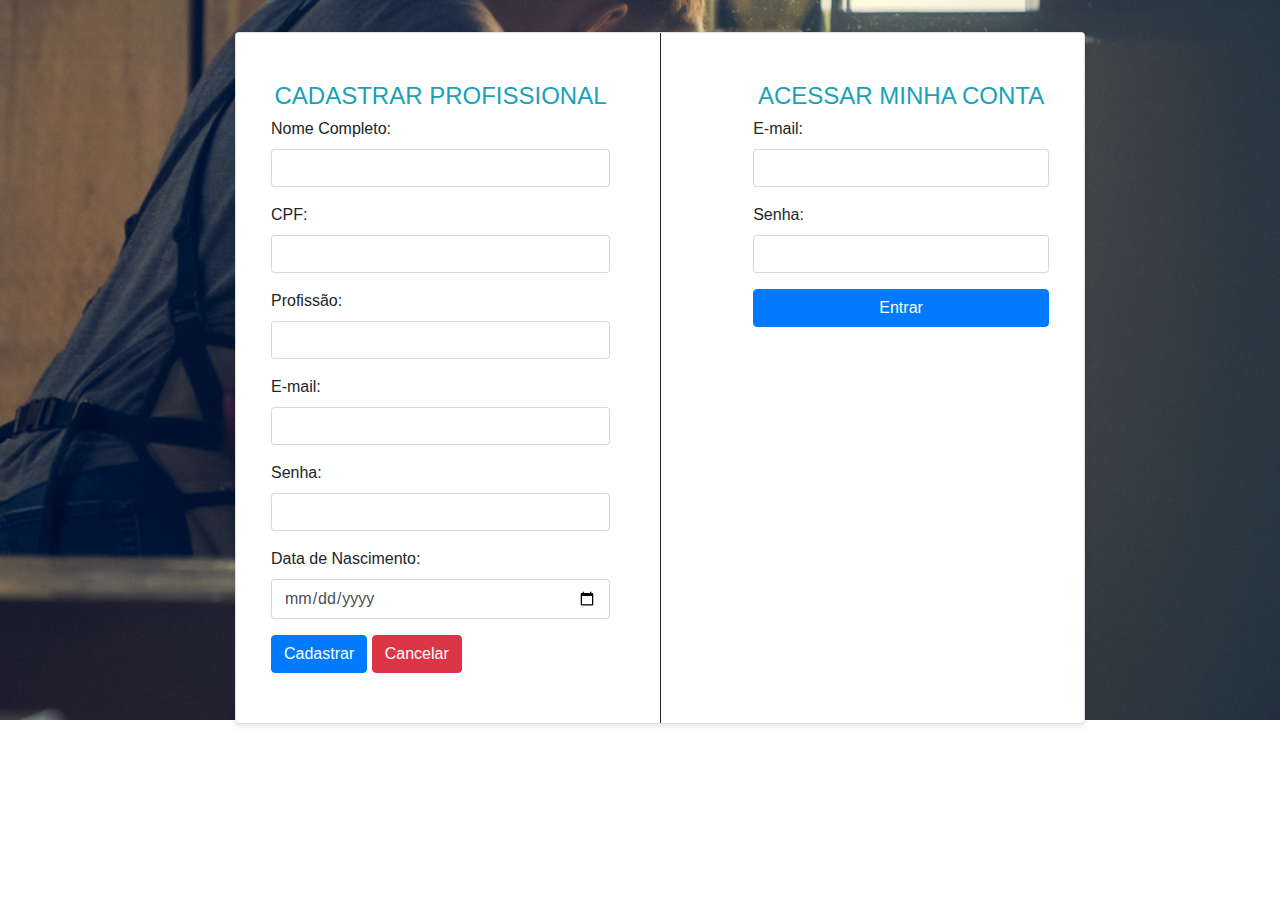
<file: loginEcadastro.html>
<!DOCTYPE html>
<html lang="pt-br">

<head>
    <!-- Required meta tags -->
    <meta charset="utf-8">
    <meta http-equiv="X-UA-Compatible" content="IE=edge">
    <meta name="viewport" content="width=device-width, initial-scale=1, shrink-to-fit=no">
    <meta name="author" content="Colorlib">
    <meta name="description" content="#">
    <meta name="keywords" content="#">
    <!-- Page Title -->
    <title>ProfissaFácil</title>
    <!-- Bootstrap CSS -->
    <link rel="stylesheet" href="css/bootstrap.min.css">
    <!-- Google Fonts -->
    <link href="https://fonts.googleapis.com/css?family=Roboto:300,400,400i,500,700,900" rel="stylesheet">

    <link rel="stylesheet" href="css/styleCadastro.css">
</head>

<body>

        <section class="container">
            <div class="card" style="margin-left:150px;margin-top:2.0em">
                <div class="row">
                      <div class="col-6" style="padding:50px">
                            <form >
                                    <h4 class="text-center text-info">CADASTRAR PROFISSIONAL</h4>    
                                <div class="form-group">
                                        <label for="nome">Nome Completo:</label>
                                        <input type="text" class="form-control" name="nome">
                                </div>
    
                                <div class="form-group">
                                        <label for="cpf">CPF:</label>
                                        <input type="number" pattern="[0-9]" class="form-control" name="cpf">
                                </div>

                                <div class="form-group">
                                        <label for="nome">Profissão:</label>
                                        <input type="text" class="form-control" name="nome">
                                </div>
    
                                <div class="form-group">
                                        <label for="login">E-mail:</label>
                                        <input type="text" class="form-control" name="login">
                                </div>
    
                                <div class="form-group">
                                    <label for="senha">Senha:</label>
                                    <input type="password" class="form-control" name="senha">
                                </div>
    
                                <div class="form-group">
                                    <label for="data">Data de Nascimento:</label>
                                    <input type="date" class="form-control" name="data">
                                </div>
    
                                    
                                <button type="submit" class="btn btn-primary">Cadastrar</button>
                                <a href="index.html"><button type="button" class="btn btn-danger">Cancelar</button></a>
                            </form>
                      </div>

                      <div class="col-1" style="border-left: 1px solid"></div>

                      <div class="col-5" style="padding: 50px;padding-left: 20px">
                            <form>
                                    <h4 class="text-center text-info">ACESSAR MINHA CONTA</h4>    
                                                           
    
                                <div class="form-group">
                                        <label for="login">E-mail:</label>
                                        <input type="text" class="form-control" name="login">
                                </div>
    
                                <div class="form-group">
                                    <label for="senha">Senha:</label>
                                    <input type="password" class="form-control" name="senha">
                                </div>
    
  
    
                                    
                                <button type="submit" class="btn btn-block btn-primary">Entrar</button>
                                
                            </form>
                      </div>
                </div>
            </div>
            </section>







    <!-- jQuery, Bootstrap JS. -->
    <!-- jQuery first, then Popper.js, then Bootstrap JS -->
    <script src="js/jquery-3.2.1.min.js"></script>
    <script src="js/popper.min.js"></script>
    <script src="js/bootstrap.min.js"></script>

</body>

</html>
</file>
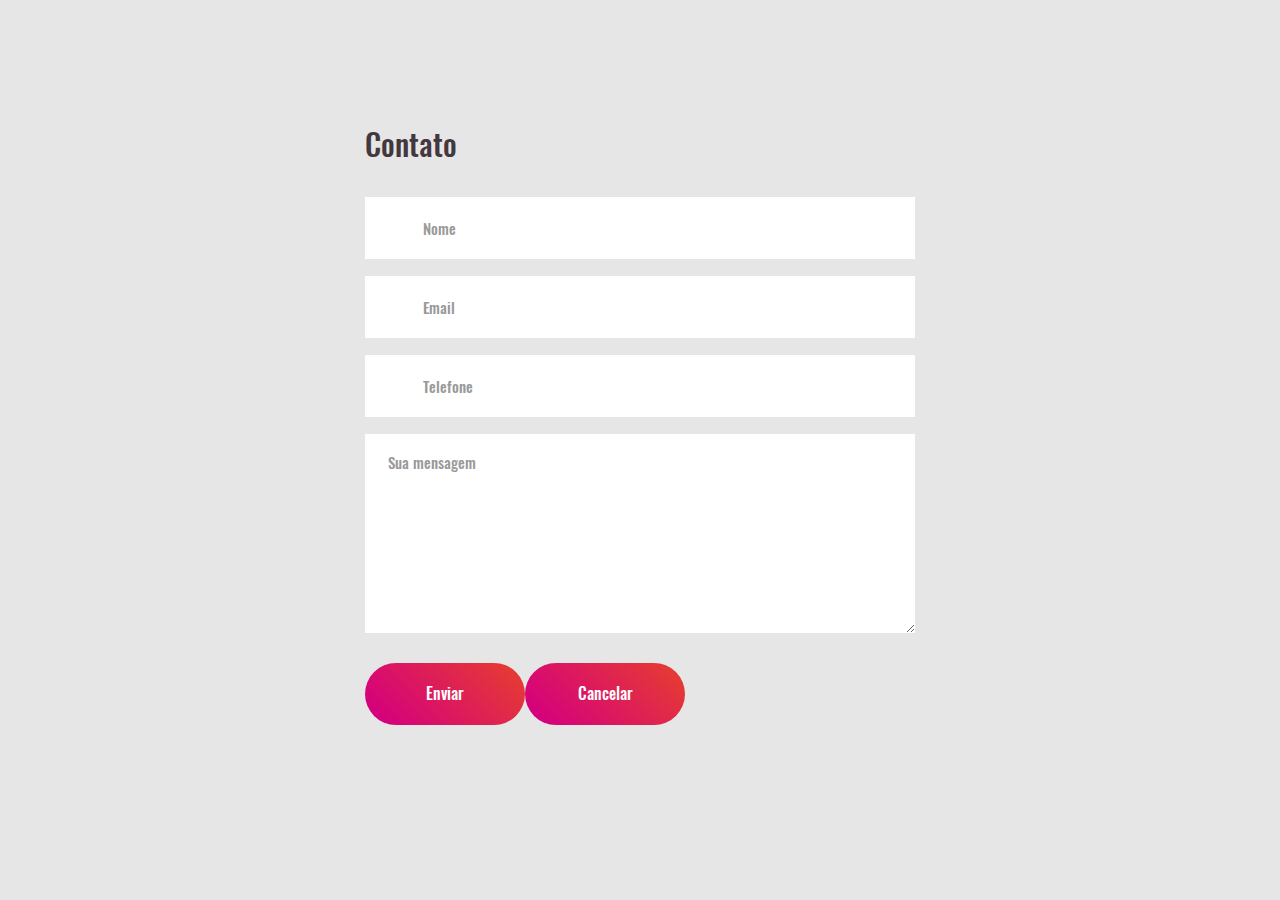
<file: contato/contato.html>
<!DOCTYPE html>
<html lang="en">
<head>
	<title>Contato</title>
	<meta charset="UTF-8">
	<meta name="viewport" content="width=device-width, initial-scale=1">
<!--===============================================================================================-->
	<link rel="icon" type="image/png" href="images/icons/favicon.ico"/>
<!--===============================================================================================-->
	<link rel="stylesheet" type="text/css" href="vendor/bootstrap/css/bootstrap.min.css">
<!--===============================================================================================-->
	<link rel="stylesheet" type="text/css" href="fonts/font-awesome-4.7.0/css/font-awesome.min.css">
<!--===============================================================================================-->
	<link rel="stylesheet" type="text/css" href="fonts/Linearicons-Free-v1.0.0/icon-font.min.css">
<!--===============================================================================================-->
	<link rel="stylesheet" type="text/css" href="vendor/animate/animate.css">
<!--===============================================================================================-->
	<link rel="stylesheet" type="text/css" href="vendor/css-hamburgers/hamburgers.min.css">
<!--===============================================================================================-->
	<link rel="stylesheet" type="text/css" href="vendor/animsition/css/animsition.min.css">
<!--===============================================================================================-->
	<link rel="stylesheet" type="text/css" href="vendor/select2/select2.min.css">
<!--===============================================================================================-->
	<link rel="stylesheet" type="text/css" href="vendor/daterangepicker/daterangepicker.css">
<!--===============================================================================================-->
	<link rel="stylesheet" type="text/css" href="css/util.css">
	<link rel="stylesheet" type="text/css" href="css/main.css">
<!--===============================================================================================-->
</head>
<body>


	<div class="container-contact100">
		<div class="wrap-contact100">
			<form class="contact100-form validate-form">
				<span class="contact100-form-title">
					Contato
				</span>

				<div class="wrap-input100 validate-input" data-validate="Name is required">
					<input class="input100" id="name" type="text" name="name" placeholder="Nome">
					<label class="label-input100" for="name">
						<span class="lnr lnr-user"></span>
					</label>
				</div>

				<div class="wrap-input100 validate-input" data-validate = "Valid email is required: ex@abc.xyz">
					<input class="input100" id="email" type="text" name="email" placeholder="Email">
					<label class="label-input100" for="email">
						<span class="lnr lnr-envelope"></span>
					</label>
				</div>

				<div class="wrap-input100 validate-input" data-validate = "Phone is required">
					<input class="input100" id="phone" type="text" name="phone" placeholder="Telefone">
					<label class="label-input100" for="phone">
						<span class="lnr lnr-phone-handset"></span>
					</label>
				</div>

				<div class="wrap-input100 validate-input" data-validate = "Message is required">
					<textarea class="input100" name="message" placeholder="Sua mensagem"></textarea>
				</div>

				<!-- <div class="contact100-form-checkbox">
					<input class="input-checkbox100" id="ckb1" type="checkbox" name="copy-mail">
					<label class="label-checkbox100" for="ckb1">
						Send copy to my-email
					</label>
				</div> -->

				<div class="container-contact100-form-btn">
					<div class="wrap-contact100-form-btn">
						<div class="contact100-form-bgbtn"></div>
						<a href="../index.html"><button class="contact100-form-btn">Enviar</button></a>
					</div>

					<div class="wrap-contact100-form-btn">
						<div class="contact100-form-bgbtn"></div>
						<a href="../index.html""><button class="contact100-form-btn">Cancelar</button></a>
					</div>
				</div>
			</form>
		</div>
	</div>



	<div id="dropDownSelect1"></div>

<!--===============================================================================================-->
	<script src="vendor/jquery/jquery-3.2.1.min.js"></script>
<!--===============================================================================================-->
	<script src="vendor/animsition/js/animsition.min.js"></script>
<!--===============================================================================================-->
	<script src="vendor/bootstrap/js/popper.js"></script>
	<script src="vendor/bootstrap/js/bootstrap.min.js"></script>
<!--===============================================================================================-->
	<script src="vendor/select2/select2.min.js"></script>
<!--===============================================================================================-->
	<script src="vendor/daterangepicker/moment.min.js"></script>
	<script src="vendor/daterangepicker/daterangepicker.js"></script>
<!--===============================================================================================-->
	<script src="vendor/countdowntime/countdowntime.js"></script>
<!--===============================================================================================-->
	<script src="js/main.js"></script>

<!-- Global site tag (gtag.js) - Google Analytics -->
<script async src="https://www.googletagmanager.com/gtag/js?id=UA-23581568-13"></script>
<script>
  window.dataLayer = window.dataLayer || [];
  function gtag(){dataLayer.push(arguments);}
  gtag('js', new Date());

  gtag('config', 'UA-23581568-13');
</script>

</body>
</html>
</file>
<file: css/simple-line-icons.css>
@font-face {
  font-family: 'simple-line-icons';
  src: url('../fonts/Simple-Line-Icons.eot?v=2.4.0');
  src: url('../fonts/Simple-Line-Icons.eot?v=2.4.0#iefix') format('embedded-opentype'), url('../fonts/Simple-Line-Icons.woff2?v=2.4.0') format('woff2'), url('../fonts/Simple-Line-Icons.ttf?v=2.4.0') format('truetype'), url('../fonts/Simple-Line-Icons.woff?v=2.4.0') format('woff'), url('../fonts/Simple-Line-Icons.svg?v=2.4.0#simple-line-icons') format('svg');
  font-weight: normal;
  font-style: normal;
}
/*
 Use the following CSS code if you want to have a class per icon.
 Instead of a list of all class selectors, you can use the generic [class*="icon-"] selector, but it's slower:
*/
.icon-user,
.icon-people,
.icon-user-female,
.icon-user-follow,
.icon-user-following,
.icon-user-unfollow,
.icon-login,
.icon-logout,
.icon-emotsmile,
.icon-phone,
.icon-call-end,
.icon-call-in,
.icon-call-out,
.icon-map,
.icon-location-pin,
.icon-direction,
.icon-directions,
.icon-compass,
.icon-layers,
.icon-menu,
.icon-list,
.icon-options-vertical,
.icon-options,
.icon-arrow-down,
.icon-arrow-left,
.icon-arrow-right,
.icon-arrow-up,
.icon-arrow-up-circle,
.icon-arrow-left-circle,
.icon-arrow-right-circle,
.icon-arrow-down-circle,
.icon-check,
.icon-clock,
.icon-plus,
.icon-minus,
.icon-close,
.icon-event,
.icon-exclamation,
.icon-organization,
.icon-trophy,
.icon-screen-smartphone,
.icon-screen-desktop,
.icon-plane,
.icon-notebook,
.icon-mustache,
.icon-mouse,
.icon-magnet,
.icon-energy,
.icon-disc,
.icon-cursor,
.icon-cursor-move,
.icon-crop,
.icon-chemistry,
.icon-speedometer,
.icon-shield,
.icon-screen-tablet,
.icon-magic-wand,
.icon-hourglass,
.icon-graduation,
.icon-ghost,
.icon-game-controller,
.icon-fire,
.icon-eyeglass,
.icon-envelope-open,
.icon-envelope-letter,
.icon-bell,
.icon-badge,
.icon-anchor,
.icon-wallet,
.icon-vector,
.icon-speech,
.icon-puzzle,
.icon-printer,
.icon-present,
.icon-playlist,
.icon-pin,
.icon-picture,
.icon-handbag,
.icon-globe-alt,
.icon-globe,
.icon-folder-alt,
.icon-folder,
.icon-film,
.icon-feed,
.icon-drop,
.icon-drawer,
.icon-docs,
.icon-doc,
.icon-diamond,
.icon-cup,
.icon-calculator,
.icon-bubbles,
.icon-briefcase,
.icon-book-open,
.icon-basket-loaded,
.icon-basket,
.icon-bag,
.icon-action-undo,
.icon-action-redo,
.icon-wrench,
.icon-umbrella,
.icon-trash,
.icon-tag,
.icon-support,
.icon-frame,
.icon-size-fullscreen,
.icon-size-actual,
.icon-shuffle,
.icon-share-alt,
.icon-share,
.icon-rocket,
.icon-question,
.icon-pie-chart,
.icon-pencil,
.icon-note,
.icon-loop,
.icon-home,
.icon-grid,
.icon-graph,
.icon-microphone,
.icon-music-tone-alt,
.icon-music-tone,
.icon-earphones-alt,
.icon-earphones,
.icon-equalizer,
.icon-like,
.icon-dislike,
.icon-control-start,
.icon-control-rewind,
.icon-control-play,
.icon-control-pause,
.icon-control-forward,
.icon-control-end,
.icon-volume-1,
.icon-volume-2,
.icon-volume-off,
.icon-calendar,
.icon-bulb,
.icon-chart,
.icon-ban,
.icon-bubble,
.icon-camrecorder,
.icon-camera,
.icon-cloud-download,
.icon-cloud-upload,
.icon-envelope,
.icon-eye,
.icon-flag,
.icon-heart,
.icon-info,
.icon-key,
.icon-link,
.icon-lock,
.icon-lock-open,
.icon-magnifier,
.icon-magnifier-add,
.icon-magnifier-remove,
.icon-paper-clip,
.icon-paper-plane,
.icon-power,
.icon-refresh,
.icon-reload,
.icon-settings,
.icon-star,
.icon-symbol-female,
.icon-symbol-male,
.icon-target,
.icon-credit-card,
.icon-paypal,
.icon-social-tumblr,
.icon-social-twitter,
.icon-social-facebook,
.icon-social-instagram,
.icon-social-linkedin,
.icon-social-pinterest,
.icon-social-github,
.icon-social-google,
.icon-social-reddit,
.icon-social-skype,
.icon-social-dribbble,
.icon-social-behance,
.icon-social-foursqare,
.icon-social-soundcloud,
.icon-social-spotify,
.icon-social-stumbleupon,
.icon-social-youtube,
.icon-social-dropbox,
.icon-social-vkontakte,
.icon-social-steam {
  font-family: 'simple-line-icons';
  speak: none;
  font-style: normal;
  font-weight: normal;
  font-variant: normal;
  text-transform: none;
  line-height: 1;
  /* Better Font Rendering =========== */
  -webkit-font-smoothing: antialiased;
  -moz-osx-font-smoothing: grayscale;
}
.icon-user:before {
  content: "\e005";
}
.icon-people:before {
  content: "\e001";
}
.icon-user-female:before {
  content: "\e000";
}
.icon-user-follow:before {
  content: "\e002";
}
.icon-user-following:before {
  content: "\e003";
}
.icon-user-unfollow:before {
  content: "\e004";
}
.icon-login:before {
  content: "\e066";
}
.icon-logout:before {
  content: "\e065";
}
.icon-emotsmile:before {
  content: "\e021";
}
.icon-phone:before {
  content: "\e600";
}
.icon-call-end:before {
  content: "\e048";
}
.icon-call-in:before {
  content: "\e047";
}
.icon-call-out:before {
  content: "\e046";
}
.icon-map:before {
  content: "\e033";
}
.icon-location-pin:before {
  content: "\e096";
}
.icon-direction:before {
  content: "\e042";
}
.icon-directions:before {
  content: "\e041";
}
.icon-compass:before {
  content: "\e045";
}
.icon-layers:before {
  content: "\e034";
}
.icon-menu:before {
  content: "\e601";
}
.icon-list:before {
  content: "\e067";
}
.icon-options-vertical:before {
  content: "\e602";
}
.icon-options:before {
  content: "\e603";
}
.icon-arrow-down:before {
  content: "\e604";
}
.icon-arrow-left:before {
  content: "\e605";
}
.icon-arrow-right:before {
  content: "\e606";
}
.icon-arrow-up:before {
  content: "\e607";
}
.icon-arrow-up-circle:before {
  content: "\e078";
}
.icon-arrow-left-circle:before {
  content: "\e07a";
}
.icon-arrow-right-circle:before {
  content: "\e079";
}
.icon-arrow-down-circle:before {
  content: "\e07b";
}
.icon-check:before {
  content: "\e080";
}
.icon-clock:before {
  content: "\e081";
}
.icon-plus:before {
  content: "\e095";
}
.icon-minus:before {
  content: "\e615";
}
.icon-close:before {
  content: "\e082";
}
.icon-event:before {
  content: "\e619";
}
.icon-exclamation:before {
  content: "\e617";
}
.icon-organization:before {
  content: "\e616";
}
.icon-trophy:before {
  content: "\e006";
}
.icon-screen-smartphone:before {
  content: "\e010";
}
.icon-screen-desktop:before {
  content: "\e011";
}
.icon-plane:before {
  content: "\e012";
}
.icon-notebook:before {
  content: "\e013";
}
.icon-mustache:before {
  content: "\e014";
}
.icon-mouse:before {
  content: "\e015";
}
.icon-magnet:before {
  content: "\e016";
}
.icon-energy:before {
  content: "\e020";
}
.icon-disc:before {
  content: "\e022";
}
.icon-cursor:before {
  content: "\e06e";
}
.icon-cursor-move:before {
  content: "\e023";
}
.icon-crop:before {
  content: "\e024";
}
.icon-chemistry:before {
  content: "\e026";
}
.icon-speedometer:before {
  content: "\e007";
}
.icon-shield:before {
  content: "\e00e";
}
.icon-screen-tablet:before {
  content: "\e00f";
}
.icon-magic-wand:before {
  content: "\e017";
}
.icon-hourglass:before {
  content: "\e018";
}
.icon-graduation:before {
  content: "\e019";
}
.icon-ghost:before {
  content: "\e01a";
}
.icon-game-controller:before {
  content: "\e01b";
}
.icon-fire:before {
  content: "\e01c";
}
.icon-eyeglass:before {
  content: "\e01d";
}
.icon-envelope-open:before {
  content: "\e01e";
}
.icon-envelope-letter:before {
  content: "\e01f";
}
.icon-bell:before {
  content: "\e027";
}
.icon-badge:before {
  content: "\e028";
}
.icon-anchor:before {
  content: "\e029";
}
.icon-wallet:before {
  content: "\e02a";
}
.icon-vector:before {
  content: "\e02b";
}
.icon-speech:before {
  content: "\e02c";
}
.icon-puzzle:before {
  content: "\e02d";
}
.icon-printer:before {
  content: "\e02e";
}
.icon-present:before {
  content: "\e02f";
}
.icon-playlist:before {
  content: "\e030";
}
.icon-pin:before {
  content: "\e031";
}
.icon-picture:before {
  content: "\e032";
}
.icon-handbag:before {
  content: "\e035";
}
.icon-globe-alt:before {
  content: "\e036";
}
.icon-globe:before {
  content: "\e037";
}
.icon-folder-alt:before {
  content: "\e039";
}
.icon-folder:before {
  content: "\e089";
}
.icon-film:before {
  content: "\e03a";
}
.icon-feed:before {
  content: "\e03b";
}
.icon-drop:before {
  content: "\e03e";
}
.icon-drawer:before {
  content: "\e03f";
}
.icon-docs:before {
  content: "\e040";
}
.icon-doc:before {
  content: "\e085";
}
.icon-diamond:before {
  content: "\e043";
}
.icon-cup:before {
  content: "\e044";
}
.icon-calculator:before {
  content: "\e049";
}
.icon-bubbles:before {
  content: "\e04a";
}
.icon-briefcase:before {
  content: "\e04b";
}
.icon-book-open:before {
  content: "\e04c";
}
.icon-basket-loaded:before {
  content: "\e04d";
}
.icon-basket:before {
  content: "\e04e";
}
.icon-bag:before {
  content: "\e04f";
}
.icon-action-undo:before {
  content: "\e050";
}
.icon-action-redo:before {
  content: "\e051";
}
.icon-wrench:before {
  content: "\e052";
}
.icon-umbrella:before {
  content: "\e053";
}
.icon-trash:before {
  content: "\e054";
}
.icon-tag:before {
  content: "\e055";
}
.icon-support:before {
  content: "\e056";
}
.icon-frame:before {
  content: "\e038";
}
.icon-size-fullscreen:before {
  content: "\e057";
}
.icon-size-actual:before {
  content: "\e058";
}
.icon-shuffle:before {
  content: "\e059";
}
.icon-share-alt:before {
  content: "\e05a";
}
.icon-share:before {
  content: "\e05b";
}
.icon-rocket:before {
  content: "\e05c";
}
.icon-question:before {
  content: "\e05d";
}
.icon-pie-chart:before {
  content: "\e05e";
}
.icon-pencil:before {
  content: "\e05f";
}
.icon-note:before {
  content: "\e060";
}
.icon-loop:before {
  content: "\e064";
}
.icon-home:before {
  content: "\e069";
}
.icon-grid:before {
  content: "\e06a";
}
.icon-graph:before {
  content: "\e06b";
}
.icon-microphone:before {
  content: "\e063";
}
.icon-music-tone-alt:before {
  content: "\e061";
}
.icon-music-tone:before {
  content: "\e062";
}
.icon-earphones-alt:before {
  content: "\e03c";
}
.icon-earphones:before {
  content: "\e03d";
}
.icon-equalizer:before {
  content: "\e06c";
}
.icon-like:before {
  content: "\e068";
}
.icon-dislike:before {
  content: "\e06d";
}
.icon-control-start:before {
  content: "\e06f";
}
.icon-control-rewind:before {
  content: "\e070";
}
.icon-control-play:before {
  content: "\e071";
}
.icon-control-pause:before {
  content: "\e072";
}
.icon-control-forward:before {
  content: "\e073";
}
.icon-control-end:before {
  content: "\e074";
}
.icon-volume-1:before {
  content: "\e09f";
}
.icon-volume-2:before {
  content: "\e0a0";
}
.icon-volume-off:before {
  content: "\e0a1";
}
.icon-calendar:before {
  content: "\e075";
}
.icon-bulb:before {
  content: "\e076";
}
.icon-chart:before {
  content: "\e077";
}
.icon-ban:before {
  content: "\e07c";
}
.icon-bubble:before {
  content: "\e07d";
}
.icon-camrecorder:before {
  content: "\e07e";
}
.icon-camera:before {
  content: "\e07f";
}
.icon-cloud-download:before {
  content: "\e083";
}
.icon-cloud-upload:before {
  content: "\e084";
}
.icon-envelope:before {
  content: "\e086";
}
.icon-eye:before {
  content: "\e087";
}
.icon-flag:before {
  content: "\e088";
}
.icon-heart:before {
  content: "\e08a";
}
.icon-info:before {
  content: "\e08b";
}
.icon-key:before {
  content: "\e08c";
}
.icon-link:before {
  content: "\e08d";
}
.icon-lock:before {
  content: "\e08e";
}
.icon-lock-open:before {
  content: "\e08f";
}
.icon-magnifier:before {
  content: "\e090";
}
.icon-magnifier-add:before {
  content: "\e091";
}
.icon-magnifier-remove:before {
  content: "\e092";
}
.icon-paper-clip:before {
  content: "\e093";
}
.icon-paper-plane:before {
  content: "\e094";
}
.icon-power:before {
  content: "\e097";
}
.icon-refresh:before {
  content: "\e098";
}
.icon-reload:before {
  content: "\e099";
}
.icon-settings:before {
  content: "\e09a";
}
.icon-star:before {
  content: "\e09b";
}
.icon-symbol-female:before {
  content: "\e09c";
}
.icon-symbol-male:before {
  content: "\e09d";
}
.icon-target:before {
  content: "\e09e";
}
.icon-credit-card:before {
  content: "\e025";
}
.icon-paypal:before {
  content: "\e608";
}
.icon-social-tumblr:before {
  content: "\e00a";
}
.icon-social-twitter:before {
  content: "\e009";
}
.icon-social-facebook:before {
  content: "\e00b";
}
.icon-social-instagram:before {
  content: "\e609";
}
.icon-social-linkedin:before {
  content: "\e60a";
}
.icon-social-pinterest:before {
  content: "\e60b";
}
.icon-social-github:before {
  content: "\e60c";
}
.icon-social-google:before {
  content: "\e60d";
}
.icon-social-reddit:before {
  content: "\e60e";
}
.icon-social-skype:before {
  content: "\e60f";
}
.icon-social-dribbble:before {
  content: "\e00d";
}
.icon-social-behance:before {
  content: "\e610";
}
.icon-social-foursqare:before {
  content: "\e611";
}
.icon-social-soundcloud:before {
  content: "\e612";
}
.icon-social-spotify:before {
  content: "\e613";
}
.icon-social-stumbleupon:before {
  content: "\e614";
}
.icon-social-youtube:before {
  content: "\e008";
}
.icon-social-dropbox:before {
  content: "\e00c";
}
.icon-social-vkontakte:before {
  content: "\e618";
}
.icon-social-steam:before {
  content: "\e620";
}
</file>
<file: css/themify-icons.css>
@font-face {
	font-family: 'themify';
	src:url('../fonts/themify.eot?-fvbane');
	src:url('../fonts/themify.eot?#iefix-fvbane') format('embedded-opentype'),
	url('../fonts/themify.woff?-fvbane') format('woff'),
	url('../fonts/themify.ttf?-fvbane') format('truetype'),
	url('../fonts/themify.svg?-fvbane#themify') format('svg');
	font-weight: normal;
	font-style: normal;
}

[class^="ti-"], [class*=" ti-"] {
	font-family: 'themify';
	speak: none;
	font-style: normal;
	font-weight: normal;
	font-variant: normal;
	text-transform: none;
	line-height: 1;

	/* Better Font Rendering =========== */
	-webkit-font-smoothing: antialiased;
	-moz-osx-font-smoothing: grayscale;
}

.ti-wand:before {
	content: "\e600";
}
.ti-volume:before {
	content: "\e601";
}
.ti-user:before {
	content: "\e602";
}
.ti-unlock:before {
	content: "\e603";
}
.ti-unlink:before {
	content: "\e604";
}
.ti-trash:before {
	content: "\e605";
}
.ti-thought:before {
	content: "\e606";
}
.ti-target:before {
	content: "\e607";
}
.ti-tag:before {
	content: "\e608";
}
.ti-tablet:before {
	content: "\e609";
}
.ti-star:before {
	content: "\e60a";
}
.ti-spray:before {
	content: "\e60b";
}
.ti-signal:before {
	content: "\e60c";
}
.ti-shopping-cart:before {
	content: "\e60d";
}
.ti-shopping-cart-full:before {
	content: "\e60e";
}
.ti-settings:before {
	content: "\e60f";
}
.ti-search:before {
	content: "\e610";
}
.ti-zoom-in:before {
	content: "\e611";
}
.ti-zoom-out:before {
	content: "\e612";
}
.ti-cut:before {
	content: "\e613";
}
.ti-ruler:before {
	content: "\e614";
}
.ti-ruler-pencil:before {
	content: "\e615";
}
.ti-ruler-alt:before {
	content: "\e616";
}
.ti-bookmark:before {
	content: "\e617";
}
.ti-bookmark-alt:before {
	content: "\e618";
}
.ti-reload:before {
	content: "\e619";
}
.ti-plus:before {
	content: "\e61a";
}
.ti-pin:before {
	content: "\e61b";
}
.ti-pencil:before {
	content: "\e61c";
}
.ti-pencil-alt:before {
	content: "\e61d";
}
.ti-paint-roller:before {
	content: "\e61e";
}
.ti-paint-bucket:before {
	content: "\e61f";
}
.ti-na:before {
	content: "\e620";
}
.ti-mobile:before {
	content: "\e621";
}
.ti-minus:before {
	content: "\e622";
}
.ti-medall:before {
	content: "\e623";
}
.ti-medall-alt:before {
	content: "\e624";
}
.ti-marker:before {
	content: "\e625";
}
.ti-marker-alt:before {
	content: "\e626";
}
.ti-arrow-up:before {
	content: "\e627";
}
.ti-arrow-right:before {
	content: "\e628";
}
.ti-arrow-left:before {
	content: "\e629";
}
.ti-arrow-down:before {
	content: "\e62a";
}
.ti-lock:before {
	content: "\e62b";
}
.ti-location-arrow:before {
	content: "\e62c";
}
.ti-link:before {
	content: "\e62d";
}
.ti-layout:before {
	content: "\e62e";
}
.ti-layers:before {
	content: "\e62f";
}
.ti-layers-alt:before {
	content: "\e630";
}
.ti-key:before {
	content: "\e631";
}
.ti-import:before {
	content: "\e632";
}
.ti-image:before {
	content: "\e633";
}
.ti-heart:before {
	content: "\e634";
}
.ti-heart-broken:before {
	content: "\e635";
}
.ti-hand-stop:before {
	content: "\e636";
}
.ti-hand-open:before {
	content: "\e637";
}
.ti-hand-drag:before {
	content: "\e638";
}
.ti-folder:before {
	content: "\e639";
}
.ti-flag:before {
	content: "\e63a";
}
.ti-flag-alt:before {
	content: "\e63b";
}
.ti-flag-alt-2:before {
	content: "\e63c";
}
.ti-eye:before {
	content: "\e63d";
}
.ti-export:before {
	content: "\e63e";
}
.ti-exchange-vertical:before {
	content: "\e63f";
}
.ti-desktop:before {
	content: "\e640";
}
.ti-cup:before {
	content: "\e641";
}
.ti-crown:before {
	content: "\e642";
}
.ti-comments:before {
	content: "\e643";
}
.ti-comment:before {
	content: "\e644";
}
.ti-comment-alt:before {
	content: "\e645";
}
.ti-close:before {
	content: "\e646";
}
.ti-clip:before {
	content: "\e647";
}
.ti-angle-up:before {
	content: "\e648";
}
.ti-angle-right:before {
	content: "\e649";
}
.ti-angle-left:before {
	content: "\e64a";
}
.ti-angle-down:before {
	content: "\e64b";
}
.ti-check:before {
	content: "\e64c";
}
.ti-check-box:before {
	content: "\e64d";
}
.ti-camera:before {
	content: "\e64e";
}
.ti-announcement:before {
	content: "\e64f";
}
.ti-brush:before {
	content: "\e650";
}
.ti-briefcase:before {
	content: "\e651";
}
.ti-bolt:before {
	content: "\e652";
}
.ti-bolt-alt:before {
	content: "\e653";
}
.ti-blackboard:before {
	content: "\e654";
}
.ti-bag:before {
	content: "\e655";
}
.ti-move:before {
	content: "\e656";
}
.ti-arrows-vertical:before {
	content: "\e657";
}
.ti-arrows-horizontal:before {
	content: "\e658";
}
.ti-fullscreen:before {
	content: "\e659";
}
.ti-arrow-top-right:before {
	content: "\e65a";
}
.ti-arrow-top-left:before {
	content: "\e65b";
}
.ti-arrow-circle-up:before {
	content: "\e65c";
}
.ti-arrow-circle-right:before {
	content: "\e65d";
}
.ti-arrow-circle-left:before {
	content: "\e65e";
}
.ti-arrow-circle-down:before {
	content: "\e65f";
}
.ti-angle-double-up:before {
	content: "\e660";
}
.ti-angle-double-right:before {
	content: "\e661";
}
.ti-angle-double-left:before {
	content: "\e662";
}
.ti-angle-double-down:before {
	content: "\e663";
}
.ti-zip:before {
	content: "\e664";
}
.ti-world:before {
	content: "\e665";
}
.ti-wheelchair:before {
	content: "\e666";
}
.ti-view-list:before {
	content: "\e667";
}
.ti-view-list-alt:before {
	content: "\e668";
}
.ti-view-grid:before {
	content: "\e669";
}
.ti-uppercase:before {
	content: "\e66a";
}
.ti-upload:before {
	content: "\e66b";
}
.ti-underline:before {
	content: "\e66c";
}
.ti-truck:before {
	content: "\e66d";
}
.ti-timer:before {
	content: "\e66e";
}
.ti-ticket:before {
	content: "\e66f";
}
.ti-thumb-up:before {
	content: "\e670";
}
.ti-thumb-down:before {
	content: "\e671";
}
.ti-text:before {
	content: "\e672";
}
.ti-stats-up:before {
	content: "\e673";
}
.ti-stats-down:before {
	content: "\e674";
}
.ti-split-v:before {
	content: "\e675";
}
.ti-split-h:before {
	content: "\e676";
}
.ti-smallcap:before {
	content: "\e677";
}
.ti-shine:before {
	content: "\e678";
}
.ti-shift-right:before {
	content: "\e679";
}
.ti-shift-left:before {
	content: "\e67a";
}
.ti-shield:before {
	content: "\e67b";
}
.ti-notepad:before {
	content: "\e67c";
}
.ti-server:before {
	content: "\e67d";
}
.ti-quote-right:before {
	content: "\e67e";
}
.ti-quote-left:before {
	content: "\e67f";
}
.ti-pulse:before {
	content: "\e680";
}
.ti-printer:before {
	content: "\e681";
}
.ti-power-off:before {
	content: "\e682";
}
.ti-plug:before {
	content: "\e683";
}
.ti-pie-chart:before {
	content: "\e684";
}
.ti-paragraph:before {
	content: "\e685";
}
.ti-panel:before {
	content: "\e686";
}
.ti-package:before {
	content: "\e687";
}
.ti-music:before {
	content: "\e688";
}
.ti-music-alt:before {
	content: "\e689";
}
.ti-mouse:before {
	content: "\e68a";
}
.ti-mouse-alt:before {
	content: "\e68b";
}
.ti-money:before {
	content: "\e68c";
}
.ti-microphone:before {
	content: "\e68d";
}
.ti-menu:before {
	content: "\e68e";
}
.ti-menu-alt:before {
	content: "\e68f";
}
.ti-map:before {
	content: "\e690";
}
.ti-map-alt:before {
	content: "\e691";
}
.ti-loop:before {
	content: "\e692";
}
.ti-location-pin:before {
	content: "\e693";
}
.ti-list:before {
	content: "\e694";
}
.ti-light-bulb:before {
	content: "\e695";
}
.ti-Italic:before {
	content: "\e696";
}
.ti-info:before {
	content: "\e697";
}
.ti-infinite:before {
	content: "\e698";
}
.ti-id-badge:before {
	content: "\e699";
}
.ti-hummer:before {
	content: "\e69a";
}
.ti-home:before {
	content: "\e69b";
}
.ti-help:before {
	content: "\e69c";
}
.ti-headphone:before {
	content: "\e69d";
}
.ti-harddrives:before {
	content: "\e69e";
}
.ti-harddrive:before {
	content: "\e69f";
}
.ti-gift:before {
	content: "\e6a0";
}
.ti-game:before {
	content: "\e6a1";
}
.ti-filter:before {
	content: "\e6a2";
}
.ti-files:before {
	content: "\e6a3";
}
.ti-file:before {
	content: "\e6a4";
}
.ti-eraser:before {
	content: "\e6a5";
}
.ti-envelope:before {
	content: "\e6a6";
}
.ti-download:before {
	content: "\e6a7";
}
.ti-direction:before {
	content: "\e6a8";
}
.ti-direction-alt:before {
	content: "\e6a9";
}
.ti-dashboard:before {
	content: "\e6aa";
}
.ti-control-stop:before {
	content: "\e6ab";
}
.ti-control-shuffle:before {
	content: "\e6ac";
}
.ti-control-play:before {
	content: "\e6ad";
}
.ti-control-pause:before {
	content: "\e6ae";
}
.ti-control-forward:before {
	content: "\e6af";
}
.ti-control-backward:before {
	content: "\e6b0";
}
.ti-cloud:before {
	content: "\e6b1";
}
.ti-cloud-up:before {
	content: "\e6b2";
}
.ti-cloud-down:before {
	content: "\e6b3";
}
.ti-clipboard:before {
	content: "\e6b4";
}
.ti-car:before {
	content: "\e6b5";
}
.ti-calendar:before {
	content: "\e6b6";
}
.ti-book:before {
	content: "\e6b7";
}
.ti-bell:before {
	content: "\e6b8";
}
.ti-basketball:before {
	content: "\e6b9";
}
.ti-bar-chart:before {
	content: "\e6ba";
}
.ti-bar-chart-alt:before {
	content: "\e6bb";
}
.ti-back-right:before {
	content: "\e6bc";
}
.ti-back-left:before {
	content: "\e6bd";
}
.ti-arrows-corner:before {
	content: "\e6be";
}
.ti-archive:before {
	content: "\e6bf";
}
.ti-anchor:before {
	content: "\e6c0";
}
.ti-align-right:before {
	content: "\e6c1";
}
.ti-align-left:before {
	content: "\e6c2";
}
.ti-align-justify:before {
	content: "\e6c3";
}
.ti-align-center:before {
	content: "\e6c4";
}
.ti-alert:before {
	content: "\e6c5";
}
.ti-alarm-clock:before {
	content: "\e6c6";
}
.ti-agenda:before {
	content: "\e6c7";
}
.ti-write:before {
	content: "\e6c8";
}
.ti-window:before {
	content: "\e6c9";
}
.ti-widgetized:before {
	content: "\e6ca";
}
.ti-widget:before {
	content: "\e6cb";
}
.ti-widget-alt:before {
	content: "\e6cc";
}
.ti-wallet:before {
	content: "\e6cd";
}
.ti-video-clapper:before {
	content: "\e6ce";
}
.ti-video-camera:before {
	content: "\e6cf";
}
.ti-vector:before {
	content: "\e6d0";
}
.ti-themify-logo:before {
	content: "\e6d1";
}
.ti-themify-favicon:before {
	content: "\e6d2";
}
.ti-themify-favicon-alt:before {
	content: "\e6d3";
}
.ti-support:before {
	content: "\e6d4";
}
.ti-stamp:before {
	content: "\e6d5";
}
.ti-split-v-alt:before {
	content: "\e6d6";
}
.ti-slice:before {
	content: "\e6d7";
}
.ti-shortcode:before {
	content: "\e6d8";
}
.ti-shift-right-alt:before {
	content: "\e6d9";
}
.ti-shift-left-alt:before {
	content: "\e6da";
}
.ti-ruler-alt-2:before {
	content: "\e6db";
}
.ti-receipt:before {
	content: "\e6dc";
}
.ti-pin2:before {
	content: "\e6dd";
}
.ti-pin-alt:before {
	content: "\e6de";
}
.ti-pencil-alt2:before {
	content: "\e6df";
}
.ti-palette:before {
	content: "\e6e0";
}
.ti-more:before {
	content: "\e6e1";
}
.ti-more-alt:before {
	content: "\e6e2";
}
.ti-microphone-alt:before {
	content: "\e6e3";
}
.ti-magnet:before {
	content: "\e6e4";
}
.ti-line-double:before {
	content: "\e6e5";
}
.ti-line-dotted:before {
	content: "\e6e6";
}
.ti-line-dashed:before {
	content: "\e6e7";
}
.ti-layout-width-full:before {
	content: "\e6e8";
}
.ti-layout-width-default:before {
	content: "\e6e9";
}
.ti-layout-width-default-alt:before {
	content: "\e6ea";
}
.ti-layout-tab:before {
	content: "\e6eb";
}
.ti-layout-tab-window:before {
	content: "\e6ec";
}
.ti-layout-tab-v:before {
	content: "\e6ed";
}
.ti-layout-tab-min:before {
	content: "\e6ee";
}
.ti-layout-slider:before {
	content: "\e6ef";
}
.ti-layout-slider-alt:before {
	content: "\e6f0";
}
.ti-layout-sidebar-right:before {
	content: "\e6f1";
}
.ti-layout-sidebar-none:before {
	content: "\e6f2";
}
.ti-layout-sidebar-left:before {
	content: "\e6f3";
}
.ti-layout-placeholder:before {
	content: "\e6f4";
}
.ti-layout-menu:before {
	content: "\e6f5";
}
.ti-layout-menu-v:before {
	content: "\e6f6";
}
.ti-layout-menu-separated:before {
	content: "\e6f7";
}
.ti-layout-menu-full:before {
	content: "\e6f8";
}
.ti-layout-media-right-alt:before {
	content: "\e6f9";
}
.ti-layout-media-right:before {
	content: "\e6fa";
}
.ti-layout-media-overlay:before {
	content: "\e6fb";
}
.ti-layout-media-overlay-alt:before {
	content: "\e6fc";
}
.ti-layout-media-overlay-alt-2:before {
	content: "\e6fd";
}
.ti-layout-media-left-alt:before {
	content: "\e6fe";
}
.ti-layout-media-left:before {
	content: "\e6ff";
}
.ti-layout-media-center-alt:before {
	content: "\e700";
}
.ti-layout-media-center:before {
	content: "\e701";
}
.ti-layout-list-thumb:before {
	content: "\e702";
}
.ti-layout-list-thumb-alt:before {
	content: "\e703";
}
.ti-layout-list-post:before {
	content: "\e704";
}
.ti-layout-list-large-image:before {
	content: "\e705";
}
.ti-layout-line-solid:before {
	content: "\e706";
}
.ti-layout-grid4:before {
	content: "\e707";
}
.ti-layout-grid3:before {
	content: "\e708";
}
.ti-layout-grid2:before {
	content: "\e709";
}
.ti-layout-grid2-thumb:before {
	content: "\e70a";
}
.ti-layout-cta-right:before {
	content: "\e70b";
}
.ti-layout-cta-left:before {
	content: "\e70c";
}
.ti-layout-cta-center:before {
	content: "\e70d";
}
.ti-layout-cta-btn-right:before {
	content: "\e70e";
}
.ti-layout-cta-btn-left:before {
	content: "\e70f";
}
.ti-layout-column4:before {
	content: "\e710";
}
.ti-layout-column3:before {
	content: "\e711";
}
.ti-layout-column2:before {
	content: "\e712";
}
.ti-layout-accordion-separated:before {
	content: "\e713";
}
.ti-layout-accordion-merged:before {
	content: "\e714";
}
.ti-layout-accordion-list:before {
	content: "\e715";
}
.ti-ink-pen:before {
	content: "\e716";
}
.ti-info-alt:before {
	content: "\e717";
}
.ti-help-alt:before {
	content: "\e718";
}
.ti-headphone-alt:before {
	content: "\e719";
}
.ti-hand-point-up:before {
	content: "\e71a";
}
.ti-hand-point-right:before {
	content: "\e71b";
}
.ti-hand-point-left:before {
	content: "\e71c";
}
.ti-hand-point-down:before {
	content: "\e71d";
}
.ti-gallery:before {
	content: "\e71e";
}
.ti-face-smile:before {
	content: "\e71f";
}
.ti-face-sad:before {
	content: "\e720";
}
.ti-credit-card:before {
	content: "\e721";
}
.ti-control-skip-forward:before {
	content: "\e722";
}
.ti-control-skip-backward:before {
	content: "\e723";
}
.ti-control-record:before {
	content: "\e724";
}
.ti-control-eject:before {
	content: "\e725";
}
.ti-comments-smiley:before {
	content: "\e726";
}
.ti-brush-alt:before {
	content: "\e727";
}
.ti-youtube:before {
	content: "\e728";
}
.ti-vimeo:before {
	content: "\e729";
}
.ti-twitter:before {
	content: "\e72a";
}
.ti-time:before {
	content: "\e72b";
}
.ti-tumblr:before {
	content: "\e72c";
}
.ti-skype:before {
	content: "\e72d";
}
.ti-share:before {
	content: "\e72e";
}
.ti-share-alt:before {
	content: "\e72f";
}
.ti-rocket:before {
	content: "\e730";
}
.ti-pinterest:before {
	content: "\e731";
}
.ti-new-window:before {
	content: "\e732";
}
.ti-microsoft:before {
	content: "\e733";
}
.ti-list-ol:before {
	content: "\e734";
}
.ti-linkedin:before {
	content: "\e735";
}
.ti-layout-sidebar-2:before {
	content: "\e736";
}
.ti-layout-grid4-alt:before {
	content: "\e737";
}
.ti-layout-grid3-alt:before {
	content: "\e738";
}
.ti-layout-grid2-alt:before {
	content: "\e739";
}
.ti-layout-column4-alt:before {
	content: "\e73a";
}
.ti-layout-column3-alt:before {
	content: "\e73b";
}
.ti-layout-column2-alt:before {
	content: "\e73c";
}
.ti-instagram:before {
	content: "\e73d";
}
.ti-google:before {
	content: "\e73e";
}
.ti-github:before {
	content: "\e73f";
}
.ti-flickr:before {
	content: "\e740";
}
.ti-facebook:before {
	content: "\e741";
}
.ti-dropbox:before {
	content: "\e742";
}
.ti-dribbble:before {
	content: "\e743";
}
.ti-apple:before {
	content: "\e744";
}
.ti-android:before {
	content: "\e745";
}
.ti-save:before {
	content: "\e746";
}
.ti-save-alt:before {
	content: "\e747";
}
.ti-yahoo:before {
	content: "\e748";
}
.ti-wordpress:before {
	content: "\e749";
}
.ti-vimeo-alt:before {
	content: "\e74a";
}
.ti-twitter-alt:before {
	content: "\e74b";
}
.ti-tumblr-alt:before {
	content: "\e74c";
}
.ti-trello:before {
	content: "\e74d";
}
.ti-stack-overflow:before {
	content: "\e74e";
}
.ti-soundcloud:before {
	content: "\e74f";
}
.ti-sharethis:before {
	content: "\e750";
}
.ti-sharethis-alt:before {
	content: "\e751";
}
.ti-reddit:before {
	content: "\e752";
}
.ti-pinterest-alt:before {
	content: "\e753";
}
.ti-microsoft-alt:before {
	content: "\e754";
}
.ti-linux:before {
	content: "\e755";
}
.ti-jsfiddle:before {
	content: "\e756";
}
.ti-joomla:before {
	content: "\e757";
}
.ti-html5:before {
	content: "\e758";
}
.ti-flickr-alt:before {
	content: "\e759";
}
.ti-email:before {
	content: "\e75a";
}
.ti-drupal:before {
	content: "\e75b";
}
.ti-dropbox-alt:before {
	content: "\e75c";
}
.ti-css3:before {
	content: "\e75d";
}
.ti-rss:before {
	content: "\e75e";
}
.ti-rss-alt:before {
	content: "\e75f";
}
</file>
<file: css/set1.css>
@font-face {
	font-weight: normal;
	font-style: normal;
	font-family: 'feathericons';
	src:url('../fonts/feathericons/feathericons.eot?-8is7zf');
	src:url('../fonts/feathericons/feathericons.eot?#iefix-8is7zf') format('embedded-opentype'),
	url('../fonts/feathericons/feathericons.woff?-8is7zf') format('woff'),
	url('../fonts/feathericons/feathericons.ttf?-8is7zf') format('truetype'),
	url('../fonts/feathericons/feathericons.svg?-8is7zf#feathericons') format('svg');
}

.grid {
	position: relative;
	margin: 0 auto;
	padding: 1em 0 4em;
	max-width: 1000px;
	list-style: none;
	text-align: center;
}

/* Common style */
.grid figure {
	position: relative;
	float: left;
	overflow: hidden;
	margin: 0;
	width: 100%;
	background: #3085a3;
	text-align: center;
	cursor: pointer;
}

.grid figure img {
	position: relative;
	display: block;
	min-height: 100%;
	width: 100%;
	opacity: 0.8;
}

.grid figure figcaption {
	padding: 2em;
	color: #fff;
	-webkit-backface-visibility: hidden;
	backface-visibility: hidden;
}
@media (max-width: 992px) {
	.grid figure figcaption {
		padding: 0.7em;
	}
}

.grid figure figcaption h5 {
	font-weight: 400;
	text-align: left;
}
@media (max-width: 992px) {
	.grid figure figcaption h5 {
		font-size: 22px;
	}
}

.grid figure figcaption::before,
.grid figure figcaption::after {
	pointer-events: none;
}

.grid figure figcaption,
.grid figure figcaption > a {
	position: absolute;
	bottom: 0;
	left: 0;
}

/* Anchor will cover the whole item by default */
/* For some effects it will show as a button */
.grid figure figcaption > a {
	z-index: 1000;
	text-indent: 200%;
	white-space: nowrap;
	font-size: 0;
	opacity: 0;
}

.grid figure h5 {
	word-spacing: -0.15em;
	font-weight: 300;
}

.grid figure h5 span {
	font-weight: 800;
}

.grid figure h5,
.grid figure p {
	margin: 0;
}

.grid figure p {
	letter-spacing: 1px;
	font-weight: 300;
	text-align: left;
	margin: 6px 0 0;
}

/* Individual effects */

/*---------------*/
/***** Ruby *****/
/*---------------*/

figure.effect-ruby {
	background-color: #000;
}

figure.effect-ruby img {
	-webkit-transition: opacity 0.35s, -webkit-transform 0.35s;
	transition: opacity 0.35s, transform 0.35s;
	-webkit-transform: scale(1.15);
	transform: scale(1.15);
}

figure.effect-ruby:hover img {
	opacity: 0.5;
	-webkit-transform: scale(1);
	transform: scale(1);
}

figure.effect-ruby h2 {
	margin-top: 20%;
	-webkit-transition: -webkit-transform 0.35s;
	transition: transform 0.35s;
	-webkit-transform: translate3d(0,20px,0);
	transform: translate3d(0,20px,0);
}

/*figure.effect-ruby p {
	margin: 1em 0 0;
	padding: 3em;
	border: 1px solid #fff;
	opacity: 0;
	-webkit-transition: opacity 0.35s, -webkit-transform 0.35s;
	transition: opacity 0.35s, transform 0.35s;
	-webkit-transform: translate3d(0,20px,0) scale(1.1);
	transform: translate3d(0,20px,0) scale(1.1);
	} */

	figure.effect-ruby:hover h2 {
		-webkit-transform: translate3d(0,0,0);
		transform: translate3d(0,0,0);
	}

/*figure.effect-ruby:hover p {
	opacity: 1;
	-webkit-transform: translate3d(0,0,0) scale(1);
	transform: translate3d(0,0,0) scale(1);
}*/
</file>
<file: css/style.css>
/*------------------------------------------------------------------
Theme Name: Listing & Directory Website Template
Version: 1.0
Author: Surjith S M
-------------------------------------------------------------------*/
/* ==============================================================
   GLOBAL STYLES
   ============================================================== */
body {
  font-family: 'Roboto', sans-serif; }

h1 {
  font-size: 72px;
  color: #fff;
  font-weight: 300; }
  @media (max-width: 1200px) {
    h1 {
      font-size: 52px; } }
  @media (max-width: 992px) {
    h1 {
      font-size: 40px; } }

h2 {
  font-size: 47px; }
  @media (max-width: 768px) {
    h2 {
      font-size: 34px; } }

h3 {
  font-size: 35px; }
  @media (max-width: 992px) {
    h3 {
      font-size: 30px; } }

h4 {
  font-size: 30px; }

h5 {
  font-size: 28px; }
  @media (max-width: 768px) {
    h5 {
      font-size: 22px; } }

h6 {
  font-size: 21px;
  font-weight: 400; }

p {
  font-size: 15px; }

.main-block {
  padding: 90px 0; }
  @media (max-width: 768px) {
    .main-block {
      padding: 45px 0; } }

.light-bg {
  background: #f3f4f7; }

.dark-bg {
  background: #252a33; }

/* ==============================================================
   HEADER
   ============================================================== */
.nav-menu {
  position: absolute;
  z-index: 1;
  top: 0;
  right: 0;
  left: 0;
  margin: 0 auto; }

.nav-menu-2 {
  position: inherit; }

.navbar {
  padding: .5rem 0; }

.navbar-brand {
  font-size: 31px; }

.navbar-light .navbar-brand {
  color: #fff; }
  .navbar-light .navbar-brand:hover {
    color: #fff; }

.navbar-light .navbar-nav .show > .nav-link {
  color: #fff; }

.navbar-light .navbar-nav .active > .nav-link {
  color: #fff; }

.navbar-light .navbar-nav .nav-link {
  font-size: 16px;
  font-weight: 300;
  color: #fff; }
  .navbar-light .navbar-nav .nav-link:hover, .navbar-light .navbar-nav .nav-link:focus {
    color: #fff;
    outline: none; }

.navbar-light .navbar-toggler {
  color: #fff;
  border-color: #fff; }

@media (max-width: 992px) {
  .navbar-nav {
    padding: 7px 20px; } }

.nav-item {
  margin: 0 20px 0 0; }
  .nav-item span {
    font-size: 10px;
    margin: 0 0 0 4px; }

.bg {
  width: 100%;
  height: 70px; }

.is-sticky {
  background: #252a33;
  opacity: 1; }

.transition {
  -webkit-transition: all 1s ease-in-out;
  -moz-transition: all 1s ease-in-out;
  -o-transition: all 1s ease-in-out;
  transition: all 1s ease-in-out; }

.fixed {
  border-bottom: 1px solid #636363;
  position: fixed;
  top: 0;
  left: 0;
  width: 100%;
  z-index: 1; }
  @media (max-width: 992px) {
    .fixed {
      border: none;
      background: #252a33; } }

.dropdown-menu {
  background: #030303; }

.dropdown-item {
  color: #aaaaaa;
  -webkit-transition: 0.3s;
  -o-transition: 0.3s;
  transition: 0.3s; }
  .dropdown-item:hover {
    color: #fff;
    background: none; }

.ti-plus {
  font-size: 14px;
  padding: 0 8px 0 0; }

.slider {
  background:url(../images/slider.jpg) no-repeat;
  background-size: cover;
  min-height: 600px; }
  @media (max-width: 992px) {
    .slider {
      min-height: 700px; } }

.btn-outline-light {
  padding: 10px 16px; }
  @media (max-width: 992px) {
    .btn-outline-light {
      width: 25%; } }
  @media (max-width: 768px) {
    .btn-outline-light {
      width: 30%; } }
  @media (max-width: 576px) {
    .btn-outline-light {
      width: 40%; } }
  @media (max-width: 480px) {
    .btn-outline-light {
      width: 100%; } }
  .btn-outline-light:hover {
    color: #000; }

.slider-title_box {
  text-align: center; }

.slider-content_wrap h5 {
  color: #909090;
  font-weight: 400;
  margin: 24px 0; }

@media (max-width: 480px) {
  .form-wrap {
    margin: 0 !important; } }

.btn-group {
  width: 100%; }
  @media (max-width: 576px) {
    .btn-group {
      display: block; } }

.btn-group1 {
  padding: 24px;
  width: 40%;
  border-top-left-radius: 3px;
  border-bottom-left-radius: 3px;
  border: none; }
  @media (max-width: 576px) {
    .btn-group1 {
      width: 100%;
      border-radius: 3px;
      margin: 0 0 10px;
      padding: 17px; } }

.btn-group2 {
  position: relative;
  padding: 24px;
  width: 33%;
  border-top: none;
  border-right: none;
  border-bottom: none;
  border-left: 1px solid #ccc; }
  @media (max-width: 576px) {
    .btn-group2 {
      width: 100%;
      border-radius: 3px;
      margin: 0 0 10px;
      padding: 17px; } }

.btn-form {
  font-weight: 400;
  font-size: 18px;
  padding: 17px;
  width: 27%;
  background: #ff3a6d;
  color: #ffffff;
  border: none;
  border-top-right-radius: 3px;
  border-bottom-right-radius: 3px; }
  @media (max-width: 768px) {
    .btn-form {
      width: auto; } }
  @media (max-width: 576px) {
    .btn-form {
      width: 100%;
      border-radius: 3px; } }

.search-icon {
  font-size: 15px;
  padding-right: 10px; }

.slider-link {
  color: #909090;
  margin: 45px 0 0;
  font-size: 19px; }
  @media (max-width: 480px) {
    .slider-link {
      margin: 18px 0 0; }
      .slider-link a,
      .slider-link span {
        display: block; } }
  .slider-link a {
    color: #909090;
    text-decoration: underline;
    -webkit-transition: 0.3s;
    -o-transition: 0.3s;
    transition: 0.3s; }
    .slider-link a:hover {
      color: #fff; }
  .slider-link span {
    padding: 0 18px; }

/* ==============================================================
   FIND PLACES
   ============================================================== */
.styled-heading {
  text-align: center;
  margin: 0 0 50px; }
  @media (max-width: 768px) {
    .styled-heading {
      margin: 0 0 30px; } }
  .styled-heading h3 {
    position: relative;
    padding: 0 0 23px; }
    .styled-heading h3:after {
      position: absolute;
      content: "";
      width: 60px;
      height: 3px;
      background: #ff3a6d;
      bottom: 0;
      left: 50%;
      -webkit-transform: translateX(-50%);
      -ms-transform: translateX(-50%);
      transform: translateX(-50%); }

.find-img-align {
  padding: 0 0 15px; }
  @media (max-width: 768px) {
    .find-img-align {
      padding: 0; } }

/* ==============================================================
   FEATURED PLACES
   ============================================================== */
.featured-place-wrap {
  background: #fff;
  margin: 0 0 30px;
  -webkit-transition: all 0.5s ease;
  -o-transition: all 0.5s ease;
  transition: all 0.5s ease;
  position: relative; }
  .featured-place-wrap:hover {
    -webkit-transform: translateY(-2px);
    -ms-transform: translateY(-2px);
    transform: translateY(-2px);
    -webkit-box-shadow: 0px 3px 40px 0 rgba(206, 205, 205, 0.3);
    box-shadow: 0px 3px 40px 0 rgba(206, 205, 205, 0.3); }
  .featured-place-wrap a {
    display: block;
    text-decoration: none;
    color: #000; }
  .featured-place-wrap img {
    width: 100%; }

.featured-rating,
.featured-rating-orange,
.featured-rating-green {
  position: absolute;
  right: 10px;
  width: 60px;
  height: 60px;
  text-align: center;
  margin: -33px 10px 0 0;
  font-size: 23px;
  background: #ff7474;
  color: #fff;
  padding: 14px;
  border-radius: 50%; }

.featured-rating-orange {
  background: #ffae00 !important; }

.featured-rating-green {
  background: #46cd38 !important; }

.featured-title-box {
  padding: 22px 20px; }
  @media (max-width: 480px) {
    .featured-title-box {
      padding: 22px 14px; } }
  .featured-title-box h6 {
    overflow: hidden;
    white-space: nowrap;
    -o-text-overflow: ellipsis;
    text-overflow: ellipsis;
    margin-bottom: 5px; }
  .featured-title-box p {
    color: #9fa9b9;
    display: inline-block;
    margin: 0; }
    @media (max-width: 320px) {
      .featured-title-box p {
        font-size: 13px; } }
    .featured-title-box p span {
      color: #ffb006;
      padding: 0; }
  .featured-title-box span {
    color: #9fa9b9;
    padding: 0 10px; }
    @media (max-width: 320px) {
      .featured-title-box span {
        padding: 0 4px; } }
  .featured-title-box ul {
    padding: 0;
    margin: 10px 0 0; }
    .featured-title-box ul li {
      list-style: none;
      color: #737882;
      line-height: 2; }
      .featured-title-box ul li span {
        padding: 7px 8px 0 0; }
        @media (max-width: 1200px) {
          .featured-title-box ul li span {
            padding: 0 4px 0 0; } }
        @media (max-width: 320px) {
          .featured-title-box ul li span {
            font-size: 12px;
            padding: 0 2px 0 0; } }
      .featured-title-box ul li p {
        margin: 0; }

.bottom-icons {
  padding: 15px 0 0;
  line-height: 1; }
  .bottom-icons span {
    float: right;
    line-height: 1;
    padding: 0 0 0 12px; }

.closed-now {
  color: #ff3a6d;
  font-size: 13px;
  display: block;
  font-weight: 400;
  display: inline-block; }

.open-now {
  color: #46cd38;
  font-size: 13px;
  display: block;
  font-weight: 400;
  display: inline-block; }

.featured-btn-wrap {
  text-align: center; }
  @media (max-width: 1200px) {
    .featured-btn-wrap {
      margin: 3px 0 0; } }
  .featured-btn-wrap .btn-danger {
    background: #ff3a6d;
    padding: 16px 50px;
    -webkit-transition: 0.3s;
    -o-transition: 0.3s;
    transition: 0.3s;
    border: 0; }
    @media (max-width: 576px) {
      .featured-btn-wrap .btn-danger {
        width: 100%; } }
    .featured-btn-wrap .btn-danger:hover, .featured-btn-wrap .btn-danger:focus {
      background: #f34e79;
      outline: none;
      -webkit-box-shadow: none;
      box-shadow: none; }

/* ==============================================================
   CATEGORIES
   ============================================================== */
@media (max-width: 992px) {
  .category-responsive {
    max-width: 50%;
    -webkit-box-flex: 0;
    -webkit-flex: 0 0 50%;
    -ms-flex: 0 0 50%;
    flex: 0 0 50%; } }

@media (max-width: 576px) {
  .category-responsive {
    max-width: 100%;
    -webkit-box-flex: 0;
    -webkit-flex: 0 0 100%;
    -ms-flex: 0 0 100%;
    flex: 0 0 100%; } }

.category-wrap:hover {
  text-decoration: none; }

.category-wrap:hover .category-block {
  background: #f34e79;
  -webkit-transition: 0.3s;
  -o-transition: 0.3s;
  transition: 0.3s; }

.category-wrap:hover .category-img path {
  text-decoration: none;
  fill: #fff;
  -webkit-transition: 0.3s;
  -o-transition: 0.3s;
  transition: 0.3s; }

.category-wrap:hover .category-block h6 {
  color: #fff;
  text-decoration: none; }

.category-block {
  margin: 0 auto;
  text-align: center;
  border: 1px solid #e5e7ef;
  padding: 30px;
  margin: 0 0 30px; }
  .category-block h6 {
    color: #3e434b;
    margin: 10px 0 0; }

.category-img {
  width: 64px;
  height: 64px; }

/* ==============================================================
   ADD LISTING
   ============================================================== */
.add-listing-wrap {
  text-align: center;
  margin: 0 0 36px; }
  .add-listing-wrap h2 {
    font-weight: 300; }
  .add-listing-wrap p {
    font-size: 22px;
    font-weight: 300;
    color: #737882; }

/* ==============================================================
   FOOTER
   ============================================================== */
footer {
  position: relative; }

.copyright {
  text-align: center; }
  .copyright p {
    font-size: 18px;
    font-weight: 400;
    color: #ccc;
    margin: 0; }
  .copyright ul {
    margin: 25px 0 0;
    padding: 0; }
    .copyright ul li {
      list-style: none;
      display: inline-block; }
      .copyright ul li a {
        color: #ccc;
        font-size: 22px;
        padding: 0 10px;
        opacity: 0.6;
        -webkit-transition: 0.3s;
        -o-transition: 0.3s;
        transition: 0.3s; }
        .copyright ul li a:hover {
          opacity: 1;
          text-decoration: none; }

/* ==============================================================
   SUB PAGES
   ============================================================== */
/* ==============================================================
   DETAIL PAGE
   ============================================================== */
.detail-filter-wrap {
  padding: 17px 0;
  border-bottom: 1px solid #e7e7e7; }
  .detail-filter-wrap p {
    font-size: 18px;
    color: #3e434b;
    font-weight: 300;
    margin: 6px 0 0; }
    .detail-filter-wrap p span {
      font-weight: 500; }

.detail-filter {
  text-align: right; }
  @media (max-width: 992px) {
    .detail-filter {
      text-align: left; } }
  .detail-filter p {
    font-weight: 300;
    color: #3e434b;
    font-size: 14px;
    display: inline-block;
    margin: 0 10px 0 0; }

.map-responsive-wrap {
  display: none; }
  @media (max-width: 992px) {
    .map-responsive-wrap {
      display: block; } }
  .map-responsive-wrap iframe {
    width: 100%;
    height: 800px; }

.map-icon {
  display: none;
  border: 1px solid #737882;
  color: #737882;
  padding: 8px 10px 2px 10px;
  margin: -46px 0 0;
  opacity: 0.6;
  -webkit-transition: all 0.5s ease;
  -o-transition: all 0.5s ease;
  transition: all 0.5s ease; }
  .map-icon:hover {
    text-decoration: none;
    color: #737882;
    opacity: 1; }
  @media (max-width: 992px) {
    .map-icon {
      display: inline-block;
      text-align: right;
      float: right; } }
  @media (max-width: 480px) {
    .map-icon {
      float: left;
      margin: 10px 0 0; } }
  .map-icon span {
    font-size: 22px; }

.map-toggle {
  display: none; }

.filter-dropdown {
  display: inline-block; }
  .filter-dropdown select {
    border-radius: 0; }

.detail-checkbox-wrap {
  padding: 22px 0; }

.detail-options-wrap {
  padding: 15px 0; }

@media (max-width: 992px) {
  .responsive-wrap {
    max-width: 100%;
    -webkit-box-flex: 100%;
    -webkit-flex: 100%;
    -ms-flex: 100%;
    flex: 100%; } }

/* 
   BOOKING PAGE
   */
/* ==============================================================
   RESERVE A SEAT
   ============================================================== */
.reserve-block {
  padding: 30px 0; }
  .reserve-block h5 {
    color: #3e434b;
    font-weight: 400;
    display: inline-block;
    margin: 0; }
  .reserve-block p {
    display: inline-block;
    font-size: 18px;
    color: #b2b8c3;
    font-weight: 400;
    padding: 0 0 0 8px;
    margin: 0 0 8px; }
    @media (max-width: 992px) {
      .reserve-block p {
        margin: 0; } }
    .reserve-block p span {
      color: #ffb006; }

.reserve-description {
  font-size: 15px !important;
  font-weight: 400 !important;
  padding: 0 !important;
  margin: 0 !important; }

.reserve-seat-block {
  text-align: right; }
  @media (max-width: 992px) {
    .reserve-seat-block {
      margin: 15px 0 0; } }
  @media (max-width: 768px) {
    .reserve-seat-block {
      text-align: left; } }
  @media (max-width: 576px) {
    .reserve-seat-block {
      text-align: center; } }

.reserve-rating {
  font-size: 23px;
  background: #46cd38;
  padding: 10px 14px;
  color: #fff;
  border-radius: 3px;
  display: inline-block;
  vertical-align: top; }

.review-btn {
  display: inline-block;
  text-align: center;
  margin: 3px 14px 0 14px; }
  @media (max-width: 1200px) {
    .review-btn {
      margin: 3px 4px 0 4px; } }
  @media (max-width: 576px) {
    .review-btn {
      margin: 3px 0px 0 0px; } }
  .review-btn span {
    display: block;
    color: #8a8e96;
    font-size: 13px;
    margin-top: 3px; }
  .review-btn .btn-outline-danger {
    color: #ff3a6d;
    border-color: #ff3a6d; }
    .review-btn .btn-outline-danger:hover {
      color: #fff;
      background: #ff3a6d; }

.reserve-btn {
  display: inline-block;
  vertical-align: top; }
  @media (max-width: 768px) {
    .reserve-btn {
      margin: -7px 0 0; } }
  @media (max-width: 576px) {
    .reserve-btn {
      margin: 0 0 0;
      width: 100%; } }

.custom-checkbox {
  color: #737882;
  font-size: 14px;
  line-height: 1.8;
  margin-right: 0; }
  .custom-checkbox span {
    padding: 0 10px 0 0; }

/* ==============================================================
   BOOKING DETAILS
   ============================================================== */
.booking-details_wrap {
  padding: 26px 0; }

.booking-checkbox_wrap {
  background: #fff;
  padding: 30px; }
  .booking-checkbox_wrap h5 {
    color: #3e434b;
    text-align: center;
    font-weight: 400; }

.booking-checkbox {
  color: #737882;
  font-size: 15px; }
  .booking-checkbox p {
    line-height: 1.8; }

.customer-review_wrap {
  display: inline-block;
  width: 100%; }

.customer-img {
  float: left; }
  @media (max-width: 992px) {
    .customer-img {
      text-align: center;
      float: none;
      margin: 0 0 15px; } }
  .customer-img img {
    border-radius: 50%; }
  .customer-img p {
    color: #3e434b;
    margin: 4px 0 0;
    text-align: center;
    font-size: 18px;
    line-height: 1.2; }
  .customer-img span {
    font-size: 14px;
    color: #737882;
    text-align: center; }

.customer-content-wrap {
  margin: 0 0 0 135px; }
  @media (max-width: 992px) {
    .customer-content-wrap {
      margin: 0 0 0 110px; } }
  @media (max-width: 992px) {
    .customer-content-wrap {
      margin: 0px; } }
  .customer-content-wrap ul {
    margin: 24px 0 0;
    padding: 0; }
    .customer-content-wrap ul li {
      list-style: none;
      display: inline-block;
      margin: 0 10px 0 0; }
      @media (max-width: 480px) {
        .customer-content-wrap ul li {
          margin: 0 0 10px 0; } }
  .customer-content-wrap span {
    color: #737882;
    display: inline-block;
    margin: 26px 0 0; }
  .customer-content-wrap a {
    border: 1px solid #ccc;
    color: #737882;
    font-size: 14px;
    border-radius: 3px;
    padding: 5px 10px;
    margin: 0 0 0 10px; }
    .customer-content-wrap a:hover {
      text-decoration: none; }
    .customer-content-wrap a span {
      margin: 0 6px 0 0; }

.customer-text {
  color: #737882;
  margin: 15px 0 0;
  line-height: 1.6; }

.customer-content h6 {
  color: #3e434b; }

.customer-content p {
  color: #737882;
  display: inline-block;
  vertical-align: top;
  line-height: 0.8;
  margin: 0 0 0 8px; }

.customer-review {
  display: inline-block; }
  @media (max-width: 576px) {
    .customer-review {
      display: block; } }
  .customer-review span {
    width: 10px;
    height: 10px;
    background: #46cd38;
    border-radius: 50%;
    display: block;
    float: left;
    margin: 0 5px 0 0; }

.round-icon-blank {
  background: #d9dce7 !important; }

.round-icon-red {
  background: #ff5a5a !important; }

.round-icon-orange {
  background: #ffbb27 !important; }

.customer-rating {
  background: #46cd38;
  padding: 8px 14px;
  float: right;
  font-size: 18px;
  color: #fff;
  border-radius: 3px; }
  @media (max-width: 576px) {
    .customer-rating {
      float: none;
      display: inline-block; } }

.customer-rating-red {
  background: #ff5a5a !important; }

.customer-description {
  margin: 0 0 0 50px; }

.contact-info {
  background: #fff;
  padding: 0 0 6px;
  margin: 0 0 15px; }
  .contact-info img {
    width: 100%; }
  .contact-info label {
    color: #46cd38;
    font-size: 14px;
    padding: 0 0 0 50px; }
    @media (max-width: 992px) {
      .contact-info label {
        display: block; } }

.address {
  color: #737882;
  padding: 18px 0 0 16px; }
  .address > span {
    font-size: 18px;
    float: left;
    margin: 4px 0 0; }
  .address p {
    margin: 0 0 0 34px; }
  .address .featured-open {
    font-size: 13px;
    padding: 0 0 0 34px; }

.btn-contact {
  display: block;
  padding: 16px;
  margin: 12px 16px;
  border: 2px solid #ff3a6d;
  color: #ff3a6d;
  font-weight: 400; }
  .btn-contact:hover {
    background: #ff3a6d;
    border: 2px solid #ff3a6d; }

.follow {
  background: #fff; }
  .follow ul {
    margin: 0;
    padding: 0;
    border-top: 1px solid #ededed;
    border-bottom: 1px solid #ededed;
    display: -webkit-box;
    display: -webkit-flex;
    display: -ms-flexbox;
    display: flex;
    -webkit-box-orient: horizontal;
    -webkit-box-direction: normal;
    -webkit-flex-direction: row;
    -ms-flex-direction: row;
    flex-direction: row;
    -webkit-justify-content: space-around;
    -ms-flex-pack: distribute;
    justify-content: space-around;
    text-align: center; }
    .follow ul li {
      list-style: none;
      padding: 13px 0;
      width: 33%; }
      @media (max-width: 1200px) {
        .follow ul li {
          padding: 12px 18px; } }
      .follow ul li:first-child, .follow ul li:nth-child(2) {
        border-right: 1px solid #ededed; }
      .follow ul li h6 {
        margin: 0; }
  .follow a {
    color: #ff3a6d;
    text-align: center;
    display: block;
    font-size: 14px;
    font-weight: 400;
    padding: 14px 0; }

.follow-img {
  text-align: center;
  padding: 20px 16px;
  color: #3e434b; }
  .follow-img img {
    border-radius: 50%; }
  .follow-img h6 {
    margin: 11px 0 0; }

.social-counts span {
  font-size: 14px;
  color: #737882; }

.map-wrap {
  padding: 0; }

.map-fix {
  position: fixed;
  top: 0;
  right: 0;
  bottom: 0;
  width: 41.7%; }
  @media (max-width: 992px) {
    .map-fix {
      display: none;
      top: 17%;
      left: 0;
      width: 100%; } }
  @media (max-width: 480px) {
    .map-fix {
      top: 24%; } }
  @media (max-width: 365px) {
    .map-fix {
      top: 29.3%; } }

#map {
  height: 100%;
  width: 100%; }

/*# sourceMappingURL=style.css.map */
</file>
<file: css/styleCadastro.css>
.box-shadow{
    box-shadow:0 2px 4px 0 rgba(0,0,0,.05),
               0 4px 8px 0 rgba(0,0,0,.05);
   }
    
   body{
       font-family:'PT Sans', sans-serif;
       background:url(../images/telacadastro.jpg) no-repeat;
       background-size: 100% auto;
       overflow: hidden;
   }
   
   a{
       text-decoration: none;
   }
   
   .card{
       margin-top:80px;
       box-shadow:0 2px 4px 0 rgba(0,0,0,.05),
                  0 4px 8px 0 rgba(0,0,0,.05);
       width: 850px;
    
   }
   
   #rodape{
       background-color: rgba(15, 14, 12, 0.596);
       width: auto;
       height: 100%;
   }
   
   
   #map{
       height: 400px;
       width: auto;
   }
</file>
<file: contato/vendor/daterangepicker/daterangepicker.css>
.daterangepicker {
  position: absolute;
  color: inherit;
  background-color: #fff;
  border-radius: 4px;
  width: 278px;
  padding: 4px;
  margin-top: 1px;
  top: 100px;
  left: 20px;
  /* Calendars */ }
  .daterangepicker:before, .daterangepicker:after {
    position: absolute;
    display: inline-block;
    border-bottom-color: rgba(0, 0, 0, 0.2);
    content: ''; }
  .daterangepicker:before {
    top: -7px;
    border-right: 7px solid transparent;
    border-left: 7px solid transparent;
    border-bottom: 7px solid #ccc; }
  .daterangepicker:after {
    top: -6px;
    border-right: 6px solid transparent;
    border-bottom: 6px solid #fff;
    border-left: 6px solid transparent; }
  .daterangepicker.opensleft:before {
    right: 9px; }
  .daterangepicker.opensleft:after {
    right: 10px; }
  .daterangepicker.openscenter:before {
    left: 0;
    right: 0;
    width: 0;
    margin-left: auto;
    margin-right: auto; }
  .daterangepicker.openscenter:after {
    left: 0;
    right: 0;
    width: 0;
    margin-left: auto;
    margin-right: auto; }
  .daterangepicker.opensright:before {
    left: 9px; }
  .daterangepicker.opensright:after {
    left: 10px; }
  .daterangepicker.dropup {
    margin-top: -5px; }
    .daterangepicker.dropup:before {
      top: initial;
      bottom: -7px;
      border-bottom: initial;
      border-top: 7px solid #ccc; }
    .daterangepicker.dropup:after {
      top: initial;
      bottom: -6px;
      border-bottom: initial;
      border-top: 6px solid #fff; }
  .daterangepicker.dropdown-menu {
    max-width: none;
    z-index: 3001; }
  .daterangepicker.single .ranges, .daterangepicker.single .calendar {
    float: none; }
  .daterangepicker.show-calendar .calendar {
    display: block; }
  .daterangepicker .calendar {
    display: none;
    max-width: 270px;
    margin: 4px; }
    .daterangepicker .calendar.single .calendar-table {
      border: none; }
    .daterangepicker .calendar th, .daterangepicker .calendar td {
      white-space: nowrap;
      text-align: center;
      min-width: 32px; }
  .daterangepicker .calendar-table {
    border: 1px solid #fff;
    padding: 4px;
    border-radius: 4px;
    background-color: #fff; }
  .daterangepicker table {
    width: 100%;
    margin: 0; }
  .daterangepicker td, .daterangepicker th {
    text-align: center;
    width: 20px;
    height: 20px;
    border-radius: 4px;
    border: 1px solid transparent;
    white-space: nowrap;
    cursor: pointer; }
    .daterangepicker td.available:hover, .daterangepicker th.available:hover {
      background-color: #eee;
      border-color: transparent;
      color: inherit; }
    .daterangepicker td.week, .daterangepicker th.week {
      font-size: 80%;
      color: #ccc; }
  .daterangepicker td.off, .daterangepicker td.off.in-range, .daterangepicker td.off.start-date, .daterangepicker td.off.end-date {
    background-color: #fff;
    border-color: transparent;
    color: #999; }
  .daterangepicker td.in-range {
    background-color: #ebf4f8;
    border-color: transparent;
    color: #000;
    border-radius: 0; }
  .daterangepicker td.start-date {
    border-radius: 4px 0 0 4px; }
  .daterangepicker td.end-date {
    border-radius: 0 4px 4px 0; }
  .daterangepicker td.start-date.end-date {
    border-radius: 4px; }
  .daterangepicker td.active, .daterangepicker td.active:hover {
    background-color: #357ebd;
    border-color: transparent;
    color: #fff; }
  .daterangepicker th.month {
    width: auto; }
  .daterangepicker td.disabled, .daterangepicker option.disabled {
    color: #999;
    cursor: not-allowed;
    text-decoration: line-through; }
  .daterangepicker select.monthselect, .daterangepicker select.yearselect {
    font-size: 12px;
    padding: 1px;
    height: auto;
    margin: 0;
    cursor: default; }
  .daterangepicker select.monthselect {
    margin-right: 2%;
    width: 56%; }
  .daterangepicker select.yearselect {
    width: 40%; }
  .daterangepicker select.hourselect, .daterangepicker select.minuteselect, .daterangepicker select.secondselect, .daterangepicker select.ampmselect {
    width: 50px;
    margin-bottom: 0; }
  .daterangepicker .input-mini {
    border: 1px solid #ccc;
    border-radius: 4px;
    color: #555;
    height: 30px;
    line-height: 30px;
    display: block;
    vertical-align: middle;
    margin: 0 0 5px 0;
    padding: 0 6px 0 28px;
    width: 100%; }
    .daterangepicker .input-mini.active {
      border: 1px solid #08c;
      border-radius: 4px; }
  .daterangepicker .daterangepicker_input {
    position: relative; }
    .daterangepicker .daterangepicker_input i {
      position: absolute;
      left: 8px;
      top: 8px; }
  .daterangepicker.rtl .input-mini {
    padding-right: 28px;
    padding-left: 6px; }
  .daterangepicker.rtl .daterangepicker_input i {
    left: auto;
    right: 8px; }
  .daterangepicker .calendar-time {
    text-align: center;
    margin: 5px auto;
    line-height: 30px;
    position: relative;
    padding-left: 28px; }
    .daterangepicker .calendar-time select.disabled {
      color: #ccc;
      cursor: not-allowed; }

.ranges {
  font-size: 11px;
  float: none;
  margin: 4px;
  text-align: left; }
  .ranges ul {
    list-style: none;
    margin: 0 auto;
    padding: 0;
    width: 100%; }
  .ranges li {
    font-size: 13px;
    background-color: #f5f5f5;
    border: 1px solid #f5f5f5;
    border-radius: 4px;
    color: #08c;
    padding: 3px 12px;
    margin-bottom: 8px;
    cursor: pointer; }
    .ranges li:hover {
      background-color: #08c;
      border: 1px solid #08c;
      color: #fff; }
    .ranges li.active {
      background-color: #08c;
      border: 1px solid #08c;
      color: #fff; }

/*  Larger Screen Styling */
@media (min-width: 564px) {
  .daterangepicker {
    width: auto; }
    .daterangepicker .ranges ul {
      width: 160px; }
    .daterangepicker.single .ranges ul {
      width: 100%; }
    .daterangepicker.single .calendar.left {
      clear: none; }
    .daterangepicker.single.ltr .ranges, .daterangepicker.single.ltr .calendar {
      float: left; }
    .daterangepicker.single.rtl .ranges, .daterangepicker.single.rtl .calendar {
      float: right; }
    .daterangepicker.ltr {
      direction: ltr;
      text-align: left; }
      .daterangepicker.ltr .calendar.left {
        clear: left;
        margin-right: 0; }
        .daterangepicker.ltr .calendar.left .calendar-table {
          border-right: none;
          border-top-right-radius: 0;
          border-bottom-right-radius: 0; }
      .daterangepicker.ltr .calendar.right {
        margin-left: 0; }
        .daterangepicker.ltr .calendar.right .calendar-table {
          border-left: none;
          border-top-left-radius: 0;
          border-bottom-left-radius: 0; }
      .daterangepicker.ltr .left .daterangepicker_input {
        padding-right: 12px; }
      .daterangepicker.ltr .calendar.left .calendar-table {
        padding-right: 12px; }
      .daterangepicker.ltr .ranges, .daterangepicker.ltr .calendar {
        float: left; }
    .daterangepicker.rtl {
      direction: rtl;
      text-align: right; }
      .daterangepicker.rtl .calendar.left {
        clear: right;
        margin-left: 0; }
        .daterangepicker.rtl .calendar.left .calendar-table {
          border-left: none;
          border-top-left-radius: 0;
          border-bottom-left-radius: 0; }
      .daterangepicker.rtl .calendar.right {
        margin-right: 0; }
        .daterangepicker.rtl .calendar.right .calendar-table {
          border-right: none;
          border-top-right-radius: 0;
          border-bottom-right-radius: 0; }
      .daterangepicker.rtl .left .daterangepicker_input {
        padding-left: 12px; }
      .daterangepicker.rtl .calendar.left .calendar-table {
        padding-left: 12px; }
      .daterangepicker.rtl .ranges, .daterangepicker.rtl .calendar {
        text-align: right;
        float: right; } }
@media (min-width: 730px) {
  .daterangepicker .ranges {
    width: auto; }
  .daterangepicker.ltr .ranges {
    float: left; }
  .daterangepicker.rtl .ranges {
    float: right; }
  .daterangepicker .calendar.left {
    clear: none !important; } }
</file>
<file: contato/css/util.css>
/*[ FONT SIZE ]
///////////////////////////////////////////////////////////
*/
.fs-1 {font-size: 1px;}
.fs-2 {font-size: 2px;}
.fs-3 {font-size: 3px;}
.fs-4 {font-size: 4px;}
.fs-5 {font-size: 5px;}
.fs-6 {font-size: 6px;}
.fs-7 {font-size: 7px;}
.fs-8 {font-size: 8px;}
.fs-9 {font-size: 9px;}
.fs-10 {font-size: 10px;}
.fs-11 {font-size: 11px;}
.fs-12 {font-size: 12px;}
.fs-13 {font-size: 13px;}
.fs-14 {font-size: 14px;}
.fs-15 {font-size: 15px;}
.fs-16 {font-size: 16px;}
.fs-17 {font-size: 17px;}
.fs-18 {font-size: 18px;}
.fs-19 {font-size: 19px;}
.fs-20 {font-size: 20px;}
.fs-21 {font-size: 21px;}
.fs-22 {font-size: 22px;}
.fs-23 {font-size: 23px;}
.fs-24 {font-size: 24px;}
.fs-25 {font-size: 25px;}
.fs-26 {font-size: 26px;}
.fs-27 {font-size: 27px;}
.fs-28 {font-size: 28px;}
.fs-29 {font-size: 29px;}
.fs-30 {font-size: 30px;}
.fs-31 {font-size: 31px;}
.fs-32 {font-size: 32px;}
.fs-33 {font-size: 33px;}
.fs-34 {font-size: 34px;}
.fs-35 {font-size: 35px;}
.fs-36 {font-size: 36px;}
.fs-37 {font-size: 37px;}
.fs-38 {font-size: 38px;}
.fs-39 {font-size: 39px;}
.fs-40 {font-size: 40px;}
.fs-41 {font-size: 41px;}
.fs-42 {font-size: 42px;}
.fs-43 {font-size: 43px;}
.fs-44 {font-size: 44px;}
.fs-45 {font-size: 45px;}
.fs-46 {font-size: 46px;}
.fs-47 {font-size: 47px;}
.fs-48 {font-size: 48px;}
.fs-49 {font-size: 49px;}
.fs-50 {font-size: 50px;}
.fs-51 {font-size: 51px;}
.fs-52 {font-size: 52px;}
.fs-53 {font-size: 53px;}
.fs-54 {font-size: 54px;}
.fs-55 {font-size: 55px;}
.fs-56 {font-size: 56px;}
.fs-57 {font-size: 57px;}
.fs-58 {font-size: 58px;}
.fs-59 {font-size: 59px;}
.fs-60 {font-size: 60px;}
.fs-61 {font-size: 61px;}
.fs-62 {font-size: 62px;}
.fs-63 {font-size: 63px;}
.fs-64 {font-size: 64px;}
.fs-65 {font-size: 65px;}
.fs-66 {font-size: 66px;}
.fs-67 {font-size: 67px;}
.fs-68 {font-size: 68px;}
.fs-69 {font-size: 69px;}
.fs-70 {font-size: 70px;}
.fs-71 {font-size: 71px;}
.fs-72 {font-size: 72px;}
.fs-73 {font-size: 73px;}
.fs-74 {font-size: 74px;}
.fs-75 {font-size: 75px;}
.fs-76 {font-size: 76px;}
.fs-77 {font-size: 77px;}
.fs-78 {font-size: 78px;}
.fs-79 {font-size: 79px;}
.fs-80 {font-size: 80px;}
.fs-81 {font-size: 81px;}
.fs-82 {font-size: 82px;}
.fs-83 {font-size: 83px;}
.fs-84 {font-size: 84px;}
.fs-85 {font-size: 85px;}
.fs-86 {font-size: 86px;}
.fs-87 {font-size: 87px;}
.fs-88 {font-size: 88px;}
.fs-89 {font-size: 89px;}
.fs-90 {font-size: 90px;}
.fs-91 {font-size: 91px;}
.fs-92 {font-size: 92px;}
.fs-93 {font-size: 93px;}
.fs-94 {font-size: 94px;}
.fs-95 {font-size: 95px;}
.fs-96 {font-size: 96px;}
.fs-97 {font-size: 97px;}
.fs-98 {font-size: 98px;}
.fs-99 {font-size: 99px;}
.fs-100 {font-size: 100px;}
.fs-101 {font-size: 101px;}
.fs-102 {font-size: 102px;}
.fs-103 {font-size: 103px;}
.fs-104 {font-size: 104px;}
.fs-105 {font-size: 105px;}
.fs-106 {font-size: 106px;}
.fs-107 {font-size: 107px;}
.fs-108 {font-size: 108px;}
.fs-109 {font-size: 109px;}
.fs-110 {font-size: 110px;}
.fs-111 {font-size: 111px;}
.fs-112 {font-size: 112px;}
.fs-113 {font-size: 113px;}
.fs-114 {font-size: 114px;}
.fs-115 {font-size: 115px;}
.fs-116 {font-size: 116px;}
.fs-117 {font-size: 117px;}
.fs-118 {font-size: 118px;}
.fs-119 {font-size: 119px;}
.fs-120 {font-size: 120px;}
.fs-121 {font-size: 121px;}
.fs-122 {font-size: 122px;}
.fs-123 {font-size: 123px;}
.fs-124 {font-size: 124px;}
.fs-125 {font-size: 125px;}
.fs-126 {font-size: 126px;}
.fs-127 {font-size: 127px;}
.fs-128 {font-size: 128px;}
.fs-129 {font-size: 129px;}
.fs-130 {font-size: 130px;}
.fs-131 {font-size: 131px;}
.fs-132 {font-size: 132px;}
.fs-133 {font-size: 133px;}
.fs-134 {font-size: 134px;}
.fs-135 {font-size: 135px;}
.fs-136 {font-size: 136px;}
.fs-137 {font-size: 137px;}
.fs-138 {font-size: 138px;}
.fs-139 {font-size: 139px;}
.fs-140 {font-size: 140px;}
.fs-141 {font-size: 141px;}
.fs-142 {font-size: 142px;}
.fs-143 {font-size: 143px;}
.fs-144 {font-size: 144px;}
.fs-145 {font-size: 145px;}
.fs-146 {font-size: 146px;}
.fs-147 {font-size: 147px;}
.fs-148 {font-size: 148px;}
.fs-149 {font-size: 149px;}
.fs-150 {font-size: 150px;}
.fs-151 {font-size: 151px;}
.fs-152 {font-size: 152px;}
.fs-153 {font-size: 153px;}
.fs-154 {font-size: 154px;}
.fs-155 {font-size: 155px;}
.fs-156 {font-size: 156px;}
.fs-157 {font-size: 157px;}
.fs-158 {font-size: 158px;}
.fs-159 {font-size: 159px;}
.fs-160 {font-size: 160px;}
.fs-161 {font-size: 161px;}
.fs-162 {font-size: 162px;}
.fs-163 {font-size: 163px;}
.fs-164 {font-size: 164px;}
.fs-165 {font-size: 165px;}
.fs-166 {font-size: 166px;}
.fs-167 {font-size: 167px;}
.fs-168 {font-size: 168px;}
.fs-169 {font-size: 169px;}
.fs-170 {font-size: 170px;}
.fs-171 {font-size: 171px;}
.fs-172 {font-size: 172px;}
.fs-173 {font-size: 173px;}
.fs-174 {font-size: 174px;}
.fs-175 {font-size: 175px;}
.fs-176 {font-size: 176px;}
.fs-177 {font-size: 177px;}
.fs-178 {font-size: 178px;}
.fs-179 {font-size: 179px;}
.fs-180 {font-size: 180px;}
.fs-181 {font-size: 181px;}
.fs-182 {font-size: 182px;}
.fs-183 {font-size: 183px;}
.fs-184 {font-size: 184px;}
.fs-185 {font-size: 185px;}
.fs-186 {font-size: 186px;}
.fs-187 {font-size: 187px;}
.fs-188 {font-size: 188px;}
.fs-189 {font-size: 189px;}
.fs-190 {font-size: 190px;}
.fs-191 {font-size: 191px;}
.fs-192 {font-size: 192px;}
.fs-193 {font-size: 193px;}
.fs-194 {font-size: 194px;}
.fs-195 {font-size: 195px;}
.fs-196 {font-size: 196px;}
.fs-197 {font-size: 197px;}
.fs-198 {font-size: 198px;}
.fs-199 {font-size: 199px;}
.fs-200 {font-size: 200px;}

/*[ PADDING ]
///////////////////////////////////////////////////////////
*/
.p-t-0 {padding-top: 0px;}
.p-t-1 {padding-top: 1px;}
.p-t-2 {padding-top: 2px;}
.p-t-3 {padding-top: 3px;}
.p-t-4 {padding-top: 4px;}
.p-t-5 {padding-top: 5px;}
.p-t-6 {padding-top: 6px;}
.p-t-7 {padding-top: 7px;}
.p-t-8 {padding-top: 8px;}
.p-t-9 {padding-top: 9px;}
.p-t-10 {padding-top: 10px;}
.p-t-11 {padding-top: 11px;}
.p-t-12 {padding-top: 12px;}
.p-t-13 {padding-top: 13px;}
.p-t-14 {padding-top: 14px;}
.p-t-15 {padding-top: 15px;}
.p-t-16 {padding-top: 16px;}
.p-t-17 {padding-top: 17px;}
.p-t-18 {padding-top: 18px;}
.p-t-19 {padding-top: 19px;}
.p-t-20 {padding-top: 20px;}
.p-t-21 {padding-top: 21px;}
.p-t-22 {padding-top: 22px;}
.p-t-23 {padding-top: 23px;}
.p-t-24 {padding-top: 24px;}
.p-t-25 {padding-top: 25px;}
.p-t-26 {padding-top: 26px;}
.p-t-27 {padding-top: 27px;}
.p-t-28 {padding-top: 28px;}
.p-t-29 {padding-top: 29px;}
.p-t-30 {padding-top: 30px;}
.p-t-31 {padding-top: 31px;}
.p-t-32 {padding-top: 32px;}
.p-t-33 {padding-top: 33px;}
.p-t-34 {padding-top: 34px;}
.p-t-35 {padding-top: 35px;}
.p-t-36 {padding-top: 36px;}
.p-t-37 {padding-top: 37px;}
.p-t-38 {padding-top: 38px;}
.p-t-39 {padding-top: 39px;}
.p-t-40 {padding-top: 40px;}
.p-t-41 {padding-top: 41px;}
.p-t-42 {padding-top: 42px;}
.p-t-43 {padding-top: 43px;}
.p-t-44 {padding-top: 44px;}
.p-t-45 {padding-top: 45px;}
.p-t-46 {padding-top: 46px;}
.p-t-47 {padding-top: 47px;}
.p-t-48 {padding-top: 48px;}
.p-t-49 {padding-top: 49px;}
.p-t-50 {padding-top: 50px;}
.p-t-51 {padding-top: 51px;}
.p-t-52 {padding-top: 52px;}
.p-t-53 {padding-top: 53px;}
.p-t-54 {padding-top: 54px;}
.p-t-55 {padding-top: 55px;}
.p-t-56 {padding-top: 56px;}
.p-t-57 {padding-top: 57px;}
.p-t-58 {padding-top: 58px;}
.p-t-59 {padding-top: 59px;}
.p-t-60 {padding-top: 60px;}
.p-t-61 {padding-top: 61px;}
.p-t-62 {padding-top: 62px;}
.p-t-63 {padding-top: 63px;}
.p-t-64 {padding-top: 64px;}
.p-t-65 {padding-top: 65px;}
.p-t-66 {padding-top: 66px;}
.p-t-67 {padding-top: 67px;}
.p-t-68 {padding-top: 68px;}
.p-t-69 {padding-top: 69px;}
.p-t-70 {padding-top: 70px;}
.p-t-71 {padding-top: 71px;}
.p-t-72 {padding-top: 72px;}
.p-t-73 {padding-top: 73px;}
.p-t-74 {padding-top: 74px;}
.p-t-75 {padding-top: 75px;}
.p-t-76 {padding-top: 76px;}
.p-t-77 {padding-top: 77px;}
.p-t-78 {padding-top: 78px;}
.p-t-79 {padding-top: 79px;}
.p-t-80 {padding-top: 80px;}
.p-t-81 {padding-top: 81px;}
.p-t-82 {padding-top: 82px;}
.p-t-83 {padding-top: 83px;}
.p-t-84 {padding-top: 84px;}
.p-t-85 {padding-top: 85px;}
.p-t-86 {padding-top: 86px;}
.p-t-87 {padding-top: 87px;}
.p-t-88 {padding-top: 88px;}
.p-t-89 {padding-top: 89px;}
.p-t-90 {padding-top: 90px;}
.p-t-91 {padding-top: 91px;}
.p-t-92 {padding-top: 92px;}
.p-t-93 {padding-top: 93px;}
.p-t-94 {padding-top: 94px;}
.p-t-95 {padding-top: 95px;}
.p-t-96 {padding-top: 96px;}
.p-t-97 {padding-top: 97px;}
.p-t-98 {padding-top: 98px;}
.p-t-99 {padding-top: 99px;}
.p-t-100 {padding-top: 100px;}
.p-t-101 {padding-top: 101px;}
.p-t-102 {padding-top: 102px;}
.p-t-103 {padding-top: 103px;}
.p-t-104 {padding-top: 104px;}
.p-t-105 {padding-top: 105px;}
.p-t-106 {padding-top: 106px;}
.p-t-107 {padding-top: 107px;}
.p-t-108 {padding-top: 108px;}
.p-t-109 {padding-top: 109px;}
.p-t-110 {padding-top: 110px;}
.p-t-111 {padding-top: 111px;}
.p-t-112 {padding-top: 112px;}
.p-t-113 {padding-top: 113px;}
.p-t-114 {padding-top: 114px;}
.p-t-115 {padding-top: 115px;}
.p-t-116 {padding-top: 116px;}
.p-t-117 {padding-top: 117px;}
.p-t-118 {padding-top: 118px;}
.p-t-119 {padding-top: 119px;}
.p-t-120 {padding-top: 120px;}
.p-t-121 {padding-top: 121px;}
.p-t-122 {padding-top: 122px;}
.p-t-123 {padding-top: 123px;}
.p-t-124 {padding-top: 124px;}
.p-t-125 {padding-top: 125px;}
.p-t-126 {padding-top: 126px;}
.p-t-127 {padding-top: 127px;}
.p-t-128 {padding-top: 128px;}
.p-t-129 {padding-top: 129px;}
.p-t-130 {padding-top: 130px;}
.p-t-131 {padding-top: 131px;}
.p-t-132 {padding-top: 132px;}
.p-t-133 {padding-top: 133px;}
.p-t-134 {padding-top: 134px;}
.p-t-135 {padding-top: 135px;}
.p-t-136 {padding-top: 136px;}
.p-t-137 {padding-top: 137px;}
.p-t-138 {padding-top: 138px;}
.p-t-139 {padding-top: 139px;}
.p-t-140 {padding-top: 140px;}
.p-t-141 {padding-top: 141px;}
.p-t-142 {padding-top: 142px;}
.p-t-143 {padding-top: 143px;}
.p-t-144 {padding-top: 144px;}
.p-t-145 {padding-top: 145px;}
.p-t-146 {padding-top: 146px;}
.p-t-147 {padding-top: 147px;}
.p-t-148 {padding-top: 148px;}
.p-t-149 {padding-top: 149px;}
.p-t-150 {padding-top: 150px;}
.p-t-151 {padding-top: 151px;}
.p-t-152 {padding-top: 152px;}
.p-t-153 {padding-top: 153px;}
.p-t-154 {padding-top: 154px;}
.p-t-155 {padding-top: 155px;}
.p-t-156 {padding-top: 156px;}
.p-t-157 {padding-top: 157px;}
.p-t-158 {padding-top: 158px;}
.p-t-159 {padding-top: 159px;}
.p-t-160 {padding-top: 160px;}
.p-t-161 {padding-top: 161px;}
.p-t-162 {padding-top: 162px;}
.p-t-163 {padding-top: 163px;}
.p-t-164 {padding-top: 164px;}
.p-t-165 {padding-top: 165px;}
.p-t-166 {padding-top: 166px;}
.p-t-167 {padding-top: 167px;}
.p-t-168 {padding-top: 168px;}
.p-t-169 {padding-top: 169px;}
.p-t-170 {padding-top: 170px;}
.p-t-171 {padding-top: 171px;}
.p-t-172 {padding-top: 172px;}
.p-t-173 {padding-top: 173px;}
.p-t-174 {padding-top: 174px;}
.p-t-175 {padding-top: 175px;}
.p-t-176 {padding-top: 176px;}
.p-t-177 {padding-top: 177px;}
.p-t-178 {padding-top: 178px;}
.p-t-179 {padding-top: 179px;}
.p-t-180 {padding-top: 180px;}
.p-t-181 {padding-top: 181px;}
.p-t-182 {padding-top: 182px;}
.p-t-183 {padding-top: 183px;}
.p-t-184 {padding-top: 184px;}
.p-t-185 {padding-top: 185px;}
.p-t-186 {padding-top: 186px;}
.p-t-187 {padding-top: 187px;}
.p-t-188 {padding-top: 188px;}
.p-t-189 {padding-top: 189px;}
.p-t-190 {padding-top: 190px;}
.p-t-191 {padding-top: 191px;}
.p-t-192 {padding-top: 192px;}
.p-t-193 {padding-top: 193px;}
.p-t-194 {padding-top: 194px;}
.p-t-195 {padding-top: 195px;}
.p-t-196 {padding-top: 196px;}
.p-t-197 {padding-top: 197px;}
.p-t-198 {padding-top: 198px;}
.p-t-199 {padding-top: 199px;}
.p-t-200 {padding-top: 200px;}
.p-t-201 {padding-top: 201px;}
.p-t-202 {padding-top: 202px;}
.p-t-203 {padding-top: 203px;}
.p-t-204 {padding-top: 204px;}
.p-t-205 {padding-top: 205px;}
.p-t-206 {padding-top: 206px;}
.p-t-207 {padding-top: 207px;}
.p-t-208 {padding-top: 208px;}
.p-t-209 {padding-top: 209px;}
.p-t-210 {padding-top: 210px;}
.p-t-211 {padding-top: 211px;}
.p-t-212 {padding-top: 212px;}
.p-t-213 {padding-top: 213px;}
.p-t-214 {padding-top: 214px;}
.p-t-215 {padding-top: 215px;}
.p-t-216 {padding-top: 216px;}
.p-t-217 {padding-top: 217px;}
.p-t-218 {padding-top: 218px;}
.p-t-219 {padding-top: 219px;}
.p-t-220 {padding-top: 220px;}
.p-t-221 {padding-top: 221px;}
.p-t-222 {padding-top: 222px;}
.p-t-223 {padding-top: 223px;}
.p-t-224 {padding-top: 224px;}
.p-t-225 {padding-top: 225px;}
.p-t-226 {padding-top: 226px;}
.p-t-227 {padding-top: 227px;}
.p-t-228 {padding-top: 228px;}
.p-t-229 {padding-top: 229px;}
.p-t-230 {padding-top: 230px;}
.p-t-231 {padding-top: 231px;}
.p-t-232 {padding-top: 232px;}
.p-t-233 {padding-top: 233px;}
.p-t-234 {padding-top: 234px;}
.p-t-235 {padding-top: 235px;}
.p-t-236 {padding-top: 236px;}
.p-t-237 {padding-top: 237px;}
.p-t-238 {padding-top: 238px;}
.p-t-239 {padding-top: 239px;}
.p-t-240 {padding-top: 240px;}
.p-t-241 {padding-top: 241px;}
.p-t-242 {padding-top: 242px;}
.p-t-243 {padding-top: 243px;}
.p-t-244 {padding-top: 244px;}
.p-t-245 {padding-top: 245px;}
.p-t-246 {padding-top: 246px;}
.p-t-247 {padding-top: 247px;}
.p-t-248 {padding-top: 248px;}
.p-t-249 {padding-top: 249px;}
.p-t-250 {padding-top: 250px;}
.p-b-0 {padding-bottom: 0px;}
.p-b-1 {padding-bottom: 1px;}
.p-b-2 {padding-bottom: 2px;}
.p-b-3 {padding-bottom: 3px;}
.p-b-4 {padding-bottom: 4px;}
.p-b-5 {padding-bottom: 5px;}
.p-b-6 {padding-bottom: 6px;}
.p-b-7 {padding-bottom: 7px;}
.p-b-8 {padding-bottom: 8px;}
.p-b-9 {padding-bottom: 9px;}
.p-b-10 {padding-bottom: 10px;}
.p-b-11 {padding-bottom: 11px;}
.p-b-12 {padding-bottom: 12px;}
.p-b-13 {padding-bottom: 13px;}
.p-b-14 {padding-bottom: 14px;}
.p-b-15 {padding-bottom: 15px;}
.p-b-16 {padding-bottom: 16px;}
.p-b-17 {padding-bottom: 17px;}
.p-b-18 {padding-bottom: 18px;}
.p-b-19 {padding-bottom: 19px;}
.p-b-20 {padding-bottom: 20px;}
.p-b-21 {padding-bottom: 21px;}
.p-b-22 {padding-bottom: 22px;}
.p-b-23 {padding-bottom: 23px;}
.p-b-24 {padding-bottom: 24px;}
.p-b-25 {padding-bottom: 25px;}
.p-b-26 {padding-bottom: 26px;}
.p-b-27 {padding-bottom: 27px;}
.p-b-28 {padding-bottom: 28px;}
.p-b-29 {padding-bottom: 29px;}
.p-b-30 {padding-bottom: 30px;}
.p-b-31 {padding-bottom: 31px;}
.p-b-32 {padding-bottom: 32px;}
.p-b-33 {padding-bottom: 33px;}
.p-b-34 {padding-bottom: 34px;}
.p-b-35 {padding-bottom: 35px;}
.p-b-36 {padding-bottom: 36px;}
.p-b-37 {padding-bottom: 37px;}
.p-b-38 {padding-bottom: 38px;}
.p-b-39 {padding-bottom: 39px;}
.p-b-40 {padding-bottom: 40px;}
.p-b-41 {padding-bottom: 41px;}
.p-b-42 {padding-bottom: 42px;}
.p-b-43 {padding-bottom: 43px;}
.p-b-44 {padding-bottom: 44px;}
.p-b-45 {padding-bottom: 45px;}
.p-b-46 {padding-bottom: 46px;}
.p-b-47 {padding-bottom: 47px;}
.p-b-48 {padding-bottom: 48px;}
.p-b-49 {padding-bottom: 49px;}
.p-b-50 {padding-bottom: 50px;}
.p-b-51 {padding-bottom: 51px;}
.p-b-52 {padding-bottom: 52px;}
.p-b-53 {padding-bottom: 53px;}
.p-b-54 {padding-bottom: 54px;}
.p-b-55 {padding-bottom: 55px;}
.p-b-56 {padding-bottom: 56px;}
.p-b-57 {padding-bottom: 57px;}
.p-b-58 {padding-bottom: 58px;}
.p-b-59 {padding-bottom: 59px;}
.p-b-60 {padding-bottom: 60px;}
.p-b-61 {padding-bottom: 61px;}
.p-b-62 {padding-bottom: 62px;}
.p-b-63 {padding-bottom: 63px;}
.p-b-64 {padding-bottom: 64px;}
.p-b-65 {padding-bottom: 65px;}
.p-b-66 {padding-bottom: 66px;}
.p-b-67 {padding-bottom: 67px;}
.p-b-68 {padding-bottom: 68px;}
.p-b-69 {padding-bottom: 69px;}
.p-b-70 {padding-bottom: 70px;}
.p-b-71 {padding-bottom: 71px;}
.p-b-72 {padding-bottom: 72px;}
.p-b-73 {padding-bottom: 73px;}
.p-b-74 {padding-bottom: 74px;}
.p-b-75 {padding-bottom: 75px;}
.p-b-76 {padding-bottom: 76px;}
.p-b-77 {padding-bottom: 77px;}
.p-b-78 {padding-bottom: 78px;}
.p-b-79 {padding-bottom: 79px;}
.p-b-80 {padding-bottom: 80px;}
.p-b-81 {padding-bottom: 81px;}
.p-b-82 {padding-bottom: 82px;}
.p-b-83 {padding-bottom: 83px;}
.p-b-84 {padding-bottom: 84px;}
.p-b-85 {padding-bottom: 85px;}
.p-b-86 {padding-bottom: 86px;}
.p-b-87 {padding-bottom: 87px;}
.p-b-88 {padding-bottom: 88px;}
.p-b-89 {padding-bottom: 89px;}
.p-b-90 {padding-bottom: 90px;}
.p-b-91 {padding-bottom: 91px;}
.p-b-92 {padding-bottom: 92px;}
.p-b-93 {padding-bottom: 93px;}
.p-b-94 {padding-bottom: 94px;}
.p-b-95 {padding-bottom: 95px;}
.p-b-96 {padding-bottom: 96px;}
.p-b-97 {padding-bottom: 97px;}
.p-b-98 {padding-bottom: 98px;}
.p-b-99 {padding-bottom: 99px;}
.p-b-100 {padding-bottom: 100px;}
.p-b-101 {padding-bottom: 101px;}
.p-b-102 {padding-bottom: 102px;}
.p-b-103 {padding-bottom: 103px;}
.p-b-104 {padding-bottom: 104px;}
.p-b-105 {padding-bottom: 105px;}
.p-b-106 {padding-bottom: 106px;}
.p-b-107 {padding-bottom: 107px;}
.p-b-108 {padding-bottom: 108px;}
.p-b-109 {padding-bottom: 109px;}
.p-b-110 {padding-bottom: 110px;}
.p-b-111 {padding-bottom: 111px;}
.p-b-112 {padding-bottom: 112px;}
.p-b-113 {padding-bottom: 113px;}
.p-b-114 {padding-bottom: 114px;}
.p-b-115 {padding-bottom: 115px;}
.p-b-116 {padding-bottom: 116px;}
.p-b-117 {padding-bottom: 117px;}
.p-b-118 {padding-bottom: 118px;}
.p-b-119 {padding-bottom: 119px;}
.p-b-120 {padding-bottom: 120px;}
.p-b-121 {padding-bottom: 121px;}
.p-b-122 {padding-bottom: 122px;}
.p-b-123 {padding-bottom: 123px;}
.p-b-124 {padding-bottom: 124px;}
.p-b-125 {padding-bottom: 125px;}
.p-b-126 {padding-bottom: 126px;}
.p-b-127 {padding-bottom: 127px;}
.p-b-128 {padding-bottom: 128px;}
.p-b-129 {padding-bottom: 129px;}
.p-b-130 {padding-bottom: 130px;}
.p-b-131 {padding-bottom: 131px;}
.p-b-132 {padding-bottom: 132px;}
.p-b-133 {padding-bottom: 133px;}
.p-b-134 {padding-bottom: 134px;}
.p-b-135 {padding-bottom: 135px;}
.p-b-136 {padding-bottom: 136px;}
.p-b-137 {padding-bottom: 137px;}
.p-b-138 {padding-bottom: 138px;}
.p-b-139 {padding-bottom: 139px;}
.p-b-140 {padding-bottom: 140px;}
.p-b-141 {padding-bottom: 141px;}
.p-b-142 {padding-bottom: 142px;}
.p-b-143 {padding-bottom: 143px;}
.p-b-144 {padding-bottom: 144px;}
.p-b-145 {padding-bottom: 145px;}
.p-b-146 {padding-bottom: 146px;}
.p-b-147 {padding-bottom: 147px;}
.p-b-148 {padding-bottom: 148px;}
.p-b-149 {padding-bottom: 149px;}
.p-b-150 {padding-bottom: 150px;}
.p-b-151 {padding-bottom: 151px;}
.p-b-152 {padding-bottom: 152px;}
.p-b-153 {padding-bottom: 153px;}
.p-b-154 {padding-bottom: 154px;}
.p-b-155 {padding-bottom: 155px;}
.p-b-156 {padding-bottom: 156px;}
.p-b-157 {padding-bottom: 157px;}
.p-b-158 {padding-bottom: 158px;}
.p-b-159 {padding-bottom: 159px;}
.p-b-160 {padding-bottom: 160px;}
.p-b-161 {padding-bottom: 161px;}
.p-b-162 {padding-bottom: 162px;}
.p-b-163 {padding-bottom: 163px;}
.p-b-164 {padding-bottom: 164px;}
.p-b-165 {padding-bottom: 165px;}
.p-b-166 {padding-bottom: 166px;}
.p-b-167 {padding-bottom: 167px;}
.p-b-168 {padding-bottom: 168px;}
.p-b-169 {padding-bottom: 169px;}
.p-b-170 {padding-bottom: 170px;}
.p-b-171 {padding-bottom: 171px;}
.p-b-172 {padding-bottom: 172px;}
.p-b-173 {padding-bottom: 173px;}
.p-b-174 {padding-bottom: 174px;}
.p-b-175 {padding-bottom: 175px;}
.p-b-176 {padding-bottom: 176px;}
.p-b-177 {padding-bottom: 177px;}
.p-b-178 {padding-bottom: 178px;}
.p-b-179 {padding-bottom: 179px;}
.p-b-180 {padding-bottom: 180px;}
.p-b-181 {padding-bottom: 181px;}
.p-b-182 {padding-bottom: 182px;}
.p-b-183 {padding-bottom: 183px;}
.p-b-184 {padding-bottom: 184px;}
.p-b-185 {padding-bottom: 185px;}
.p-b-186 {padding-bottom: 186px;}
.p-b-187 {padding-bottom: 187px;}
.p-b-188 {padding-bottom: 188px;}
.p-b-189 {padding-bottom: 189px;}
.p-b-190 {padding-bottom: 190px;}
.p-b-191 {padding-bottom: 191px;}
.p-b-192 {padding-bottom: 192px;}
.p-b-193 {padding-bottom: 193px;}
.p-b-194 {padding-bottom: 194px;}
.p-b-195 {padding-bottom: 195px;}
.p-b-196 {padding-bottom: 196px;}
.p-b-197 {padding-bottom: 197px;}
.p-b-198 {padding-bottom: 198px;}
.p-b-199 {padding-bottom: 199px;}
.p-b-200 {padding-bottom: 200px;}
.p-b-201 {padding-bottom: 201px;}
.p-b-202 {padding-bottom: 202px;}
.p-b-203 {padding-bottom: 203px;}
.p-b-204 {padding-bottom: 204px;}
.p-b-205 {padding-bottom: 205px;}
.p-b-206 {padding-bottom: 206px;}
.p-b-207 {padding-bottom: 207px;}
.p-b-208 {padding-bottom: 208px;}
.p-b-209 {padding-bottom: 209px;}
.p-b-210 {padding-bottom: 210px;}
.p-b-211 {padding-bottom: 211px;}
.p-b-212 {padding-bottom: 212px;}
.p-b-213 {padding-bottom: 213px;}
.p-b-214 {padding-bottom: 214px;}
.p-b-215 {padding-bottom: 215px;}
.p-b-216 {padding-bottom: 216px;}
.p-b-217 {padding-bottom: 217px;}
.p-b-218 {padding-bottom: 218px;}
.p-b-219 {padding-bottom: 219px;}
.p-b-220 {padding-bottom: 220px;}
.p-b-221 {padding-bottom: 221px;}
.p-b-222 {padding-bottom: 222px;}
.p-b-223 {padding-bottom: 223px;}
.p-b-224 {padding-bottom: 224px;}
.p-b-225 {padding-bottom: 225px;}
.p-b-226 {padding-bottom: 226px;}
.p-b-227 {padding-bottom: 227px;}
.p-b-228 {padding-bottom: 228px;}
.p-b-229 {padding-bottom: 229px;}
.p-b-230 {padding-bottom: 230px;}
.p-b-231 {padding-bottom: 231px;}
.p-b-232 {padding-bottom: 232px;}
.p-b-233 {padding-bottom: 233px;}
.p-b-234 {padding-bottom: 234px;}
.p-b-235 {padding-bottom: 235px;}
.p-b-236 {padding-bottom: 236px;}
.p-b-237 {padding-bottom: 237px;}
.p-b-238 {padding-bottom: 238px;}
.p-b-239 {padding-bottom: 239px;}
.p-b-240 {padding-bottom: 240px;}
.p-b-241 {padding-bottom: 241px;}
.p-b-242 {padding-bottom: 242px;}
.p-b-243 {padding-bottom: 243px;}
.p-b-244 {padding-bottom: 244px;}
.p-b-245 {padding-bottom: 245px;}
.p-b-246 {padding-bottom: 246px;}
.p-b-247 {padding-bottom: 247px;}
.p-b-248 {padding-bottom: 248px;}
.p-b-249 {padding-bottom: 249px;}
.p-b-250 {padding-bottom: 250px;}
.p-l-0 {padding-left: 0px;}
.p-l-1 {padding-left: 1px;}
.p-l-2 {padding-left: 2px;}
.p-l-3 {padding-left: 3px;}
.p-l-4 {padding-left: 4px;}
.p-l-5 {padding-left: 5px;}
.p-l-6 {padding-left: 6px;}
.p-l-7 {padding-left: 7px;}
.p-l-8 {padding-left: 8px;}
.p-l-9 {padding-left: 9px;}
.p-l-10 {padding-left: 10px;}
.p-l-11 {padding-left: 11px;}
.p-l-12 {padding-left: 12px;}
.p-l-13 {padding-left: 13px;}
.p-l-14 {padding-left: 14px;}
.p-l-15 {padding-left: 15px;}
.p-l-16 {padding-left: 16px;}
.p-l-17 {padding-left: 17px;}
.p-l-18 {padding-left: 18px;}
.p-l-19 {padding-left: 19px;}
.p-l-20 {padding-left: 20px;}
.p-l-21 {padding-left: 21px;}
.p-l-22 {padding-left: 22px;}
.p-l-23 {padding-left: 23px;}
.p-l-24 {padding-left: 24px;}
.p-l-25 {padding-left: 25px;}
.p-l-26 {padding-left: 26px;}
.p-l-27 {padding-left: 27px;}
.p-l-28 {padding-left: 28px;}
.p-l-29 {padding-left: 29px;}
.p-l-30 {padding-left: 30px;}
.p-l-31 {padding-left: 31px;}
.p-l-32 {padding-left: 32px;}
.p-l-33 {padding-left: 33px;}
.p-l-34 {padding-left: 34px;}
.p-l-35 {padding-left: 35px;}
.p-l-36 {padding-left: 36px;}
.p-l-37 {padding-left: 37px;}
.p-l-38 {padding-left: 38px;}
.p-l-39 {padding-left: 39px;}
.p-l-40 {padding-left: 40px;}
.p-l-41 {padding-left: 41px;}
.p-l-42 {padding-left: 42px;}
.p-l-43 {padding-left: 43px;}
.p-l-44 {padding-left: 44px;}
.p-l-45 {padding-left: 45px;}
.p-l-46 {padding-left: 46px;}
.p-l-47 {padding-left: 47px;}
.p-l-48 {padding-left: 48px;}
.p-l-49 {padding-left: 49px;}
.p-l-50 {padding-left: 50px;}
.p-l-51 {padding-left: 51px;}
.p-l-52 {padding-left: 52px;}
.p-l-53 {padding-left: 53px;}
.p-l-54 {padding-left: 54px;}
.p-l-55 {padding-left: 55px;}
.p-l-56 {padding-left: 56px;}
.p-l-57 {padding-left: 57px;}
.p-l-58 {padding-left: 58px;}
.p-l-59 {padding-left: 59px;}
.p-l-60 {padding-left: 60px;}
.p-l-61 {padding-left: 61px;}
.p-l-62 {padding-left: 62px;}
.p-l-63 {padding-left: 63px;}
.p-l-64 {padding-left: 64px;}
.p-l-65 {padding-left: 65px;}
.p-l-66 {padding-left: 66px;}
.p-l-67 {padding-left: 67px;}
.p-l-68 {padding-left: 68px;}
.p-l-69 {padding-left: 69px;}
.p-l-70 {padding-left: 70px;}
.p-l-71 {padding-left: 71px;}
.p-l-72 {padding-left: 72px;}
.p-l-73 {padding-left: 73px;}
.p-l-74 {padding-left: 74px;}
.p-l-75 {padding-left: 75px;}
.p-l-76 {padding-left: 76px;}
.p-l-77 {padding-left: 77px;}
.p-l-78 {padding-left: 78px;}
.p-l-79 {padding-left: 79px;}
.p-l-80 {padding-left: 80px;}
.p-l-81 {padding-left: 81px;}
.p-l-82 {padding-left: 82px;}
.p-l-83 {padding-left: 83px;}
.p-l-84 {padding-left: 84px;}
.p-l-85 {padding-left: 85px;}
.p-l-86 {padding-left: 86px;}
.p-l-87 {padding-left: 87px;}
.p-l-88 {padding-left: 88px;}
.p-l-89 {padding-left: 89px;}
.p-l-90 {padding-left: 90px;}
.p-l-91 {padding-left: 91px;}
.p-l-92 {padding-left: 92px;}
.p-l-93 {padding-left: 93px;}
.p-l-94 {padding-left: 94px;}
.p-l-95 {padding-left: 95px;}
.p-l-96 {padding-left: 96px;}
.p-l-97 {padding-left: 97px;}
.p-l-98 {padding-left: 98px;}
.p-l-99 {padding-left: 99px;}
.p-l-100 {padding-left: 100px;}
.p-l-101 {padding-left: 101px;}
.p-l-102 {padding-left: 102px;}
.p-l-103 {padding-left: 103px;}
.p-l-104 {padding-left: 104px;}
.p-l-105 {padding-left: 105px;}
.p-l-106 {padding-left: 106px;}
.p-l-107 {padding-left: 107px;}
.p-l-108 {padding-left: 108px;}
.p-l-109 {padding-left: 109px;}
.p-l-110 {padding-left: 110px;}
.p-l-111 {padding-left: 111px;}
.p-l-112 {padding-left: 112px;}
.p-l-113 {padding-left: 113px;}
.p-l-114 {padding-left: 114px;}
.p-l-115 {padding-left: 115px;}
.p-l-116 {padding-left: 116px;}
.p-l-117 {padding-left: 117px;}
.p-l-118 {padding-left: 118px;}
.p-l-119 {padding-left: 119px;}
.p-l-120 {padding-left: 120px;}
.p-l-121 {padding-left: 121px;}
.p-l-122 {padding-left: 122px;}
.p-l-123 {padding-left: 123px;}
.p-l-124 {padding-left: 124px;}
.p-l-125 {padding-left: 125px;}
.p-l-126 {padding-left: 126px;}
.p-l-127 {padding-left: 127px;}
.p-l-128 {padding-left: 128px;}
.p-l-129 {padding-left: 129px;}
.p-l-130 {padding-left: 130px;}
.p-l-131 {padding-left: 131px;}
.p-l-132 {padding-left: 132px;}
.p-l-133 {padding-left: 133px;}
.p-l-134 {padding-left: 134px;}
.p-l-135 {padding-left: 135px;}
.p-l-136 {padding-left: 136px;}
.p-l-137 {padding-left: 137px;}
.p-l-138 {padding-left: 138px;}
.p-l-139 {padding-left: 139px;}
.p-l-140 {padding-left: 140px;}
.p-l-141 {padding-left: 141px;}
.p-l-142 {padding-left: 142px;}
.p-l-143 {padding-left: 143px;}
.p-l-144 {padding-left: 144px;}
.p-l-145 {padding-left: 145px;}
.p-l-146 {padding-left: 146px;}
.p-l-147 {padding-left: 147px;}
.p-l-148 {padding-left: 148px;}
.p-l-149 {padding-left: 149px;}
.p-l-150 {padding-left: 150px;}
.p-l-151 {padding-left: 151px;}
.p-l-152 {padding-left: 152px;}
.p-l-153 {padding-left: 153px;}
.p-l-154 {padding-left: 154px;}
.p-l-155 {padding-left: 155px;}
.p-l-156 {padding-left: 156px;}
.p-l-157 {padding-left: 157px;}
.p-l-158 {padding-left: 158px;}
.p-l-159 {padding-left: 159px;}
.p-l-160 {padding-left: 160px;}
.p-l-161 {padding-left: 161px;}
.p-l-162 {padding-left: 162px;}
.p-l-163 {padding-left: 163px;}
.p-l-164 {padding-left: 164px;}
.p-l-165 {padding-left: 165px;}
.p-l-166 {padding-left: 166px;}
.p-l-167 {padding-left: 167px;}
.p-l-168 {padding-left: 168px;}
.p-l-169 {padding-left: 169px;}
.p-l-170 {padding-left: 170px;}
.p-l-171 {padding-left: 171px;}
.p-l-172 {padding-left: 172px;}
.p-l-173 {padding-left: 173px;}
.p-l-174 {padding-left: 174px;}
.p-l-175 {padding-left: 175px;}
.p-l-176 {padding-left: 176px;}
.p-l-177 {padding-left: 177px;}
.p-l-178 {padding-left: 178px;}
.p-l-179 {padding-left: 179px;}
.p-l-180 {padding-left: 180px;}
.p-l-181 {padding-left: 181px;}
.p-l-182 {padding-left: 182px;}
.p-l-183 {padding-left: 183px;}
.p-l-184 {padding-left: 184px;}
.p-l-185 {padding-left: 185px;}
.p-l-186 {padding-left: 186px;}
.p-l-187 {padding-left: 187px;}
.p-l-188 {padding-left: 188px;}
.p-l-189 {padding-left: 189px;}
.p-l-190 {padding-left: 190px;}
.p-l-191 {padding-left: 191px;}
.p-l-192 {padding-left: 192px;}
.p-l-193 {padding-left: 193px;}
.p-l-194 {padding-left: 194px;}
.p-l-195 {padding-left: 195px;}
.p-l-196 {padding-left: 196px;}
.p-l-197 {padding-left: 197px;}
.p-l-198 {padding-left: 198px;}
.p-l-199 {padding-left: 199px;}
.p-l-200 {padding-left: 200px;}
.p-l-201 {padding-left: 201px;}
.p-l-202 {padding-left: 202px;}
.p-l-203 {padding-left: 203px;}
.p-l-204 {padding-left: 204px;}
.p-l-205 {padding-left: 205px;}
.p-l-206 {padding-left: 206px;}
.p-l-207 {padding-left: 207px;}
.p-l-208 {padding-left: 208px;}
.p-l-209 {padding-left: 209px;}
.p-l-210 {padding-left: 210px;}
.p-l-211 {padding-left: 211px;}
.p-l-212 {padding-left: 212px;}
.p-l-213 {padding-left: 213px;}
.p-l-214 {padding-left: 214px;}
.p-l-215 {padding-left: 215px;}
.p-l-216 {padding-left: 216px;}
.p-l-217 {padding-left: 217px;}
.p-l-218 {padding-left: 218px;}
.p-l-219 {padding-left: 219px;}
.p-l-220 {padding-left: 220px;}
.p-l-221 {padding-left: 221px;}
.p-l-222 {padding-left: 222px;}
.p-l-223 {padding-left: 223px;}
.p-l-224 {padding-left: 224px;}
.p-l-225 {padding-left: 225px;}
.p-l-226 {padding-left: 226px;}
.p-l-227 {padding-left: 227px;}
.p-l-228 {padding-left: 228px;}
.p-l-229 {padding-left: 229px;}
.p-l-230 {padding-left: 230px;}
.p-l-231 {padding-left: 231px;}
.p-l-232 {padding-left: 232px;}
.p-l-233 {padding-left: 233px;}
.p-l-234 {padding-left: 234px;}
.p-l-235 {padding-left: 235px;}
.p-l-236 {padding-left: 236px;}
.p-l-237 {padding-left: 237px;}
.p-l-238 {padding-left: 238px;}
.p-l-239 {padding-left: 239px;}
.p-l-240 {padding-left: 240px;}
.p-l-241 {padding-left: 241px;}
.p-l-242 {padding-left: 242px;}
.p-l-243 {padding-left: 243px;}
.p-l-244 {padding-left: 244px;}
.p-l-245 {padding-left: 245px;}
.p-l-246 {padding-left: 246px;}
.p-l-247 {padding-left: 247px;}
.p-l-248 {padding-left: 248px;}
.p-l-249 {padding-left: 249px;}
.p-l-250 {padding-left: 250px;}
.p-r-0 {padding-right: 0px;}
.p-r-1 {padding-right: 1px;}
.p-r-2 {padding-right: 2px;}
.p-r-3 {padding-right: 3px;}
.p-r-4 {padding-right: 4px;}
.p-r-5 {padding-right: 5px;}
.p-r-6 {padding-right: 6px;}
.p-r-7 {padding-right: 7px;}
.p-r-8 {padding-right: 8px;}
.p-r-9 {padding-right: 9px;}
.p-r-10 {padding-right: 10px;}
.p-r-11 {padding-right: 11px;}
.p-r-12 {padding-right: 12px;}
.p-r-13 {padding-right: 13px;}
.p-r-14 {padding-right: 14px;}
.p-r-15 {padding-right: 15px;}
.p-r-16 {padding-right: 16px;}
.p-r-17 {padding-right: 17px;}
.p-r-18 {padding-right: 18px;}
.p-r-19 {padding-right: 19px;}
.p-r-20 {padding-right: 20px;}
.p-r-21 {padding-right: 21px;}
.p-r-22 {padding-right: 22px;}
.p-r-23 {padding-right: 23px;}
.p-r-24 {padding-right: 24px;}
.p-r-25 {padding-right: 25px;}
.p-r-26 {padding-right: 26px;}
.p-r-27 {padding-right: 27px;}
.p-r-28 {padding-right: 28px;}
.p-r-29 {padding-right: 29px;}
.p-r-30 {padding-right: 30px;}
.p-r-31 {padding-right: 31px;}
.p-r-32 {padding-right: 32px;}
.p-r-33 {padding-right: 33px;}
.p-r-34 {padding-right: 34px;}
.p-r-35 {padding-right: 35px;}
.p-r-36 {padding-right: 36px;}
.p-r-37 {padding-right: 37px;}
.p-r-38 {padding-right: 38px;}
.p-r-39 {padding-right: 39px;}
.p-r-40 {padding-right: 40px;}
.p-r-41 {padding-right: 41px;}
.p-r-42 {padding-right: 42px;}
.p-r-43 {padding-right: 43px;}
.p-r-44 {padding-right: 44px;}
.p-r-45 {padding-right: 45px;}
.p-r-46 {padding-right: 46px;}
.p-r-47 {padding-right: 47px;}
.p-r-48 {padding-right: 48px;}
.p-r-49 {padding-right: 49px;}
.p-r-50 {padding-right: 50px;}
.p-r-51 {padding-right: 51px;}
.p-r-52 {padding-right: 52px;}
.p-r-53 {padding-right: 53px;}
.p-r-54 {padding-right: 54px;}
.p-r-55 {padding-right: 55px;}
.p-r-56 {padding-right: 56px;}
.p-r-57 {padding-right: 57px;}
.p-r-58 {padding-right: 58px;}
.p-r-59 {padding-right: 59px;}
.p-r-60 {padding-right: 60px;}
.p-r-61 {padding-right: 61px;}
.p-r-62 {padding-right: 62px;}
.p-r-63 {padding-right: 63px;}
.p-r-64 {padding-right: 64px;}
.p-r-65 {padding-right: 65px;}
.p-r-66 {padding-right: 66px;}
.p-r-67 {padding-right: 67px;}
.p-r-68 {padding-right: 68px;}
.p-r-69 {padding-right: 69px;}
.p-r-70 {padding-right: 70px;}
.p-r-71 {padding-right: 71px;}
.p-r-72 {padding-right: 72px;}
.p-r-73 {padding-right: 73px;}
.p-r-74 {padding-right: 74px;}
.p-r-75 {padding-right: 75px;}
.p-r-76 {padding-right: 76px;}
.p-r-77 {padding-right: 77px;}
.p-r-78 {padding-right: 78px;}
.p-r-79 {padding-right: 79px;}
.p-r-80 {padding-right: 80px;}
.p-r-81 {padding-right: 81px;}
.p-r-82 {padding-right: 82px;}
.p-r-83 {padding-right: 83px;}
.p-r-84 {padding-right: 84px;}
.p-r-85 {padding-right: 85px;}
.p-r-86 {padding-right: 86px;}
.p-r-87 {padding-right: 87px;}
.p-r-88 {padding-right: 88px;}
.p-r-89 {padding-right: 89px;}
.p-r-90 {padding-right: 90px;}
.p-r-91 {padding-right: 91px;}
.p-r-92 {padding-right: 92px;}
.p-r-93 {padding-right: 93px;}
.p-r-94 {padding-right: 94px;}
.p-r-95 {padding-right: 95px;}
.p-r-96 {padding-right: 96px;}
.p-r-97 {padding-right: 97px;}
.p-r-98 {padding-right: 98px;}
.p-r-99 {padding-right: 99px;}
.p-r-100 {padding-right: 100px;}
.p-r-101 {padding-right: 101px;}
.p-r-102 {padding-right: 102px;}
.p-r-103 {padding-right: 103px;}
.p-r-104 {padding-right: 104px;}
.p-r-105 {padding-right: 105px;}
.p-r-106 {padding-right: 106px;}
.p-r-107 {padding-right: 107px;}
.p-r-108 {padding-right: 108px;}
.p-r-109 {padding-right: 109px;}
.p-r-110 {padding-right: 110px;}
.p-r-111 {padding-right: 111px;}
.p-r-112 {padding-right: 112px;}
.p-r-113 {padding-right: 113px;}
.p-r-114 {padding-right: 114px;}
.p-r-115 {padding-right: 115px;}
.p-r-116 {padding-right: 116px;}
.p-r-117 {padding-right: 117px;}
.p-r-118 {padding-right: 118px;}
.p-r-119 {padding-right: 119px;}
.p-r-120 {padding-right: 120px;}
.p-r-121 {padding-right: 121px;}
.p-r-122 {padding-right: 122px;}
.p-r-123 {padding-right: 123px;}
.p-r-124 {padding-right: 124px;}
.p-r-125 {padding-right: 125px;}
.p-r-126 {padding-right: 126px;}
.p-r-127 {padding-right: 127px;}
.p-r-128 {padding-right: 128px;}
.p-r-129 {padding-right: 129px;}
.p-r-130 {padding-right: 130px;}
.p-r-131 {padding-right: 131px;}
.p-r-132 {padding-right: 132px;}
.p-r-133 {padding-right: 133px;}
.p-r-134 {padding-right: 134px;}
.p-r-135 {padding-right: 135px;}
.p-r-136 {padding-right: 136px;}
.p-r-137 {padding-right: 137px;}
.p-r-138 {padding-right: 138px;}
.p-r-139 {padding-right: 139px;}
.p-r-140 {padding-right: 140px;}
.p-r-141 {padding-right: 141px;}
.p-r-142 {padding-right: 142px;}
.p-r-143 {padding-right: 143px;}
.p-r-144 {padding-right: 144px;}
.p-r-145 {padding-right: 145px;}
.p-r-146 {padding-right: 146px;}
.p-r-147 {padding-right: 147px;}
.p-r-148 {padding-right: 148px;}
.p-r-149 {padding-right: 149px;}
.p-r-150 {padding-right: 150px;}
.p-r-151 {padding-right: 151px;}
.p-r-152 {padding-right: 152px;}
.p-r-153 {padding-right: 153px;}
.p-r-154 {padding-right: 154px;}
.p-r-155 {padding-right: 155px;}
.p-r-156 {padding-right: 156px;}
.p-r-157 {padding-right: 157px;}
.p-r-158 {padding-right: 158px;}
.p-r-159 {padding-right: 159px;}
.p-r-160 {padding-right: 160px;}
.p-r-161 {padding-right: 161px;}
.p-r-162 {padding-right: 162px;}
.p-r-163 {padding-right: 163px;}
.p-r-164 {padding-right: 164px;}
.p-r-165 {padding-right: 165px;}
.p-r-166 {padding-right: 166px;}
.p-r-167 {padding-right: 167px;}
.p-r-168 {padding-right: 168px;}
.p-r-169 {padding-right: 169px;}
.p-r-170 {padding-right: 170px;}
.p-r-171 {padding-right: 171px;}
.p-r-172 {padding-right: 172px;}
.p-r-173 {padding-right: 173px;}
.p-r-174 {padding-right: 174px;}
.p-r-175 {padding-right: 175px;}
.p-r-176 {padding-right: 176px;}
.p-r-177 {padding-right: 177px;}
.p-r-178 {padding-right: 178px;}
.p-r-179 {padding-right: 179px;}
.p-r-180 {padding-right: 180px;}
.p-r-181 {padding-right: 181px;}
.p-r-182 {padding-right: 182px;}
.p-r-183 {padding-right: 183px;}
.p-r-184 {padding-right: 184px;}
.p-r-185 {padding-right: 185px;}
.p-r-186 {padding-right: 186px;}
.p-r-187 {padding-right: 187px;}
.p-r-188 {padding-right: 188px;}
.p-r-189 {padding-right: 189px;}
.p-r-190 {padding-right: 190px;}
.p-r-191 {padding-right: 191px;}
.p-r-192 {padding-right: 192px;}
.p-r-193 {padding-right: 193px;}
.p-r-194 {padding-right: 194px;}
.p-r-195 {padding-right: 195px;}
.p-r-196 {padding-right: 196px;}
.p-r-197 {padding-right: 197px;}
.p-r-198 {padding-right: 198px;}
.p-r-199 {padding-right: 199px;}
.p-r-200 {padding-right: 200px;}
.p-r-201 {padding-right: 201px;}
.p-r-202 {padding-right: 202px;}
.p-r-203 {padding-right: 203px;}
.p-r-204 {padding-right: 204px;}
.p-r-205 {padding-right: 205px;}
.p-r-206 {padding-right: 206px;}
.p-r-207 {padding-right: 207px;}
.p-r-208 {padding-right: 208px;}
.p-r-209 {padding-right: 209px;}
.p-r-210 {padding-right: 210px;}
.p-r-211 {padding-right: 211px;}
.p-r-212 {padding-right: 212px;}
.p-r-213 {padding-right: 213px;}
.p-r-214 {padding-right: 214px;}
.p-r-215 {padding-right: 215px;}
.p-r-216 {padding-right: 216px;}
.p-r-217 {padding-right: 217px;}
.p-r-218 {padding-right: 218px;}
.p-r-219 {padding-right: 219px;}
.p-r-220 {padding-right: 220px;}
.p-r-221 {padding-right: 221px;}
.p-r-222 {padding-right: 222px;}
.p-r-223 {padding-right: 223px;}
.p-r-224 {padding-right: 224px;}
.p-r-225 {padding-right: 225px;}
.p-r-226 {padding-right: 226px;}
.p-r-227 {padding-right: 227px;}
.p-r-228 {padding-right: 228px;}
.p-r-229 {padding-right: 229px;}
.p-r-230 {padding-right: 230px;}
.p-r-231 {padding-right: 231px;}
.p-r-232 {padding-right: 232px;}
.p-r-233 {padding-right: 233px;}
.p-r-234 {padding-right: 234px;}
.p-r-235 {padding-right: 235px;}
.p-r-236 {padding-right: 236px;}
.p-r-237 {padding-right: 237px;}
.p-r-238 {padding-right: 238px;}
.p-r-239 {padding-right: 239px;}
.p-r-240 {padding-right: 240px;}
.p-r-241 {padding-right: 241px;}
.p-r-242 {padding-right: 242px;}
.p-r-243 {padding-right: 243px;}
.p-r-244 {padding-right: 244px;}
.p-r-245 {padding-right: 245px;}
.p-r-246 {padding-right: 246px;}
.p-r-247 {padding-right: 247px;}
.p-r-248 {padding-right: 248px;}
.p-r-249 {padding-right: 249px;}
.p-r-250 {padding-right: 250px;}

/*[ MARGIN ]
///////////////////////////////////////////////////////////
*/
.m-t-0 {margin-top: 0px;}
.m-t-1 {margin-top: 1px;}
.m-t-2 {margin-top: 2px;}
.m-t-3 {margin-top: 3px;}
.m-t-4 {margin-top: 4px;}
.m-t-5 {margin-top: 5px;}
.m-t-6 {margin-top: 6px;}
.m-t-7 {margin-top: 7px;}
.m-t-8 {margin-top: 8px;}
.m-t-9 {margin-top: 9px;}
.m-t-10 {margin-top: 10px;}
.m-t-11 {margin-top: 11px;}
.m-t-12 {margin-top: 12px;}
.m-t-13 {margin-top: 13px;}
.m-t-14 {margin-top: 14px;}
.m-t-15 {margin-top: 15px;}
.m-t-16 {margin-top: 16px;}
.m-t-17 {margin-top: 17px;}
.m-t-18 {margin-top: 18px;}
.m-t-19 {margin-top: 19px;}
.m-t-20 {margin-top: 20px;}
.m-t-21 {margin-top: 21px;}
.m-t-22 {margin-top: 22px;}
.m-t-23 {margin-top: 23px;}
.m-t-24 {margin-top: 24px;}
.m-t-25 {margin-top: 25px;}
.m-t-26 {margin-top: 26px;}
.m-t-27 {margin-top: 27px;}
.m-t-28 {margin-top: 28px;}
.m-t-29 {margin-top: 29px;}
.m-t-30 {margin-top: 30px;}
.m-t-31 {margin-top: 31px;}
.m-t-32 {margin-top: 32px;}
.m-t-33 {margin-top: 33px;}
.m-t-34 {margin-top: 34px;}
.m-t-35 {margin-top: 35px;}
.m-t-36 {margin-top: 36px;}
.m-t-37 {margin-top: 37px;}
.m-t-38 {margin-top: 38px;}
.m-t-39 {margin-top: 39px;}
.m-t-40 {margin-top: 40px;}
.m-t-41 {margin-top: 41px;}
.m-t-42 {margin-top: 42px;}
.m-t-43 {margin-top: 43px;}
.m-t-44 {margin-top: 44px;}
.m-t-45 {margin-top: 45px;}
.m-t-46 {margin-top: 46px;}
.m-t-47 {margin-top: 47px;}
.m-t-48 {margin-top: 48px;}
.m-t-49 {margin-top: 49px;}
.m-t-50 {margin-top: 50px;}
.m-t-51 {margin-top: 51px;}
.m-t-52 {margin-top: 52px;}
.m-t-53 {margin-top: 53px;}
.m-t-54 {margin-top: 54px;}
.m-t-55 {margin-top: 55px;}
.m-t-56 {margin-top: 56px;}
.m-t-57 {margin-top: 57px;}
.m-t-58 {margin-top: 58px;}
.m-t-59 {margin-top: 59px;}
.m-t-60 {margin-top: 60px;}
.m-t-61 {margin-top: 61px;}
.m-t-62 {margin-top: 62px;}
.m-t-63 {margin-top: 63px;}
.m-t-64 {margin-top: 64px;}
.m-t-65 {margin-top: 65px;}
.m-t-66 {margin-top: 66px;}
.m-t-67 {margin-top: 67px;}
.m-t-68 {margin-top: 68px;}
.m-t-69 {margin-top: 69px;}
.m-t-70 {margin-top: 70px;}
.m-t-71 {margin-top: 71px;}
.m-t-72 {margin-top: 72px;}
.m-t-73 {margin-top: 73px;}
.m-t-74 {margin-top: 74px;}
.m-t-75 {margin-top: 75px;}
.m-t-76 {margin-top: 76px;}
.m-t-77 {margin-top: 77px;}
.m-t-78 {margin-top: 78px;}
.m-t-79 {margin-top: 79px;}
.m-t-80 {margin-top: 80px;}
.m-t-81 {margin-top: 81px;}
.m-t-82 {margin-top: 82px;}
.m-t-83 {margin-top: 83px;}
.m-t-84 {margin-top: 84px;}
.m-t-85 {margin-top: 85px;}
.m-t-86 {margin-top: 86px;}
.m-t-87 {margin-top: 87px;}
.m-t-88 {margin-top: 88px;}
.m-t-89 {margin-top: 89px;}
.m-t-90 {margin-top: 90px;}
.m-t-91 {margin-top: 91px;}
.m-t-92 {margin-top: 92px;}
.m-t-93 {margin-top: 93px;}
.m-t-94 {margin-top: 94px;}
.m-t-95 {margin-top: 95px;}
.m-t-96 {margin-top: 96px;}
.m-t-97 {margin-top: 97px;}
.m-t-98 {margin-top: 98px;}
.m-t-99 {margin-top: 99px;}
.m-t-100 {margin-top: 100px;}
.m-t-101 {margin-top: 101px;}
.m-t-102 {margin-top: 102px;}
.m-t-103 {margin-top: 103px;}
.m-t-104 {margin-top: 104px;}
.m-t-105 {margin-top: 105px;}
.m-t-106 {margin-top: 106px;}
.m-t-107 {margin-top: 107px;}
.m-t-108 {margin-top: 108px;}
.m-t-109 {margin-top: 109px;}
.m-t-110 {margin-top: 110px;}
.m-t-111 {margin-top: 111px;}
.m-t-112 {margin-top: 112px;}
.m-t-113 {margin-top: 113px;}
.m-t-114 {margin-top: 114px;}
.m-t-115 {margin-top: 115px;}
.m-t-116 {margin-top: 116px;}
.m-t-117 {margin-top: 117px;}
.m-t-118 {margin-top: 118px;}
.m-t-119 {margin-top: 119px;}
.m-t-120 {margin-top: 120px;}
.m-t-121 {margin-top: 121px;}
.m-t-122 {margin-top: 122px;}
.m-t-123 {margin-top: 123px;}
.m-t-124 {margin-top: 124px;}
.m-t-125 {margin-top: 125px;}
.m-t-126 {margin-top: 126px;}
.m-t-127 {margin-top: 127px;}
.m-t-128 {margin-top: 128px;}
.m-t-129 {margin-top: 129px;}
.m-t-130 {margin-top: 130px;}
.m-t-131 {margin-top: 131px;}
.m-t-132 {margin-top: 132px;}
.m-t-133 {margin-top: 133px;}
.m-t-134 {margin-top: 134px;}
.m-t-135 {margin-top: 135px;}
.m-t-136 {margin-top: 136px;}
.m-t-137 {margin-top: 137px;}
.m-t-138 {margin-top: 138px;}
.m-t-139 {margin-top: 139px;}
.m-t-140 {margin-top: 140px;}
.m-t-141 {margin-top: 141px;}
.m-t-142 {margin-top: 142px;}
.m-t-143 {margin-top: 143px;}
.m-t-144 {margin-top: 144px;}
.m-t-145 {margin-top: 145px;}
.m-t-146 {margin-top: 146px;}
.m-t-147 {margin-top: 147px;}
.m-t-148 {margin-top: 148px;}
.m-t-149 {margin-top: 149px;}
.m-t-150 {margin-top: 150px;}
.m-t-151 {margin-top: 151px;}
.m-t-152 {margin-top: 152px;}
.m-t-153 {margin-top: 153px;}
.m-t-154 {margin-top: 154px;}
.m-t-155 {margin-top: 155px;}
.m-t-156 {margin-top: 156px;}
.m-t-157 {margin-top: 157px;}
.m-t-158 {margin-top: 158px;}
.m-t-159 {margin-top: 159px;}
.m-t-160 {margin-top: 160px;}
.m-t-161 {margin-top: 161px;}
.m-t-162 {margin-top: 162px;}
.m-t-163 {margin-top: 163px;}
.m-t-164 {margin-top: 164px;}
.m-t-165 {margin-top: 165px;}
.m-t-166 {margin-top: 166px;}
.m-t-167 {margin-top: 167px;}
.m-t-168 {margin-top: 168px;}
.m-t-169 {margin-top: 169px;}
.m-t-170 {margin-top: 170px;}
.m-t-171 {margin-top: 171px;}
.m-t-172 {margin-top: 172px;}
.m-t-173 {margin-top: 173px;}
.m-t-174 {margin-top: 174px;}
.m-t-175 {margin-top: 175px;}
.m-t-176 {margin-top: 176px;}
.m-t-177 {margin-top: 177px;}
.m-t-178 {margin-top: 178px;}
.m-t-179 {margin-top: 179px;}
.m-t-180 {margin-top: 180px;}
.m-t-181 {margin-top: 181px;}
.m-t-182 {margin-top: 182px;}
.m-t-183 {margin-top: 183px;}
.m-t-184 {margin-top: 184px;}
.m-t-185 {margin-top: 185px;}
.m-t-186 {margin-top: 186px;}
.m-t-187 {margin-top: 187px;}
.m-t-188 {margin-top: 188px;}
.m-t-189 {margin-top: 189px;}
.m-t-190 {margin-top: 190px;}
.m-t-191 {margin-top: 191px;}
.m-t-192 {margin-top: 192px;}
.m-t-193 {margin-top: 193px;}
.m-t-194 {margin-top: 194px;}
.m-t-195 {margin-top: 195px;}
.m-t-196 {margin-top: 196px;}
.m-t-197 {margin-top: 197px;}
.m-t-198 {margin-top: 198px;}
.m-t-199 {margin-top: 199px;}
.m-t-200 {margin-top: 200px;}
.m-t-201 {margin-top: 201px;}
.m-t-202 {margin-top: 202px;}
.m-t-203 {margin-top: 203px;}
.m-t-204 {margin-top: 204px;}
.m-t-205 {margin-top: 205px;}
.m-t-206 {margin-top: 206px;}
.m-t-207 {margin-top: 207px;}
.m-t-208 {margin-top: 208px;}
.m-t-209 {margin-top: 209px;}
.m-t-210 {margin-top: 210px;}
.m-t-211 {margin-top: 211px;}
.m-t-212 {margin-top: 212px;}
.m-t-213 {margin-top: 213px;}
.m-t-214 {margin-top: 214px;}
.m-t-215 {margin-top: 215px;}
.m-t-216 {margin-top: 216px;}
.m-t-217 {margin-top: 217px;}
.m-t-218 {margin-top: 218px;}
.m-t-219 {margin-top: 219px;}
.m-t-220 {margin-top: 220px;}
.m-t-221 {margin-top: 221px;}
.m-t-222 {margin-top: 222px;}
.m-t-223 {margin-top: 223px;}
.m-t-224 {margin-top: 224px;}
.m-t-225 {margin-top: 225px;}
.m-t-226 {margin-top: 226px;}
.m-t-227 {margin-top: 227px;}
.m-t-228 {margin-top: 228px;}
.m-t-229 {margin-top: 229px;}
.m-t-230 {margin-top: 230px;}
.m-t-231 {margin-top: 231px;}
.m-t-232 {margin-top: 232px;}
.m-t-233 {margin-top: 233px;}
.m-t-234 {margin-top: 234px;}
.m-t-235 {margin-top: 235px;}
.m-t-236 {margin-top: 236px;}
.m-t-237 {margin-top: 237px;}
.m-t-238 {margin-top: 238px;}
.m-t-239 {margin-top: 239px;}
.m-t-240 {margin-top: 240px;}
.m-t-241 {margin-top: 241px;}
.m-t-242 {margin-top: 242px;}
.m-t-243 {margin-top: 243px;}
.m-t-244 {margin-top: 244px;}
.m-t-245 {margin-top: 245px;}
.m-t-246 {margin-top: 246px;}
.m-t-247 {margin-top: 247px;}
.m-t-248 {margin-top: 248px;}
.m-t-249 {margin-top: 249px;}
.m-t-250 {margin-top: 250px;}
.m-b-0 {margin-bottom: 0px;}
.m-b-1 {margin-bottom: 1px;}
.m-b-2 {margin-bottom: 2px;}
.m-b-3 {margin-bottom: 3px;}
.m-b-4 {margin-bottom: 4px;}
.m-b-5 {margin-bottom: 5px;}
.m-b-6 {margin-bottom: 6px;}
.m-b-7 {margin-bottom: 7px;}
.m-b-8 {margin-bottom: 8px;}
.m-b-9 {margin-bottom: 9px;}
.m-b-10 {margin-bottom: 10px;}
.m-b-11 {margin-bottom: 11px;}
.m-b-12 {margin-bottom: 12px;}
.m-b-13 {margin-bottom: 13px;}
.m-b-14 {margin-bottom: 14px;}
.m-b-15 {margin-bottom: 15px;}
.m-b-16 {margin-bottom: 16px;}
.m-b-17 {margin-bottom: 17px;}
.m-b-18 {margin-bottom: 18px;}
.m-b-19 {margin-bottom: 19px;}
.m-b-20 {margin-bottom: 20px;}
.m-b-21 {margin-bottom: 21px;}
.m-b-22 {margin-bottom: 22px;}
.m-b-23 {margin-bottom: 23px;}
.m-b-24 {margin-bottom: 24px;}
.m-b-25 {margin-bottom: 25px;}
.m-b-26 {margin-bottom: 26px;}
.m-b-27 {margin-bottom: 27px;}
.m-b-28 {margin-bottom: 28px;}
.m-b-29 {margin-bottom: 29px;}
.m-b-30 {margin-bottom: 30px;}
.m-b-31 {margin-bottom: 31px;}
.m-b-32 {margin-bottom: 32px;}
.m-b-33 {margin-bottom: 33px;}
.m-b-34 {margin-bottom: 34px;}
.m-b-35 {margin-bottom: 35px;}
.m-b-36 {margin-bottom: 36px;}
.m-b-37 {margin-bottom: 37px;}
.m-b-38 {margin-bottom: 38px;}
.m-b-39 {margin-bottom: 39px;}
.m-b-40 {margin-bottom: 40px;}
.m-b-41 {margin-bottom: 41px;}
.m-b-42 {margin-bottom: 42px;}
.m-b-43 {margin-bottom: 43px;}
.m-b-44 {margin-bottom: 44px;}
.m-b-45 {margin-bottom: 45px;}
.m-b-46 {margin-bottom: 46px;}
.m-b-47 {margin-bottom: 47px;}
.m-b-48 {margin-bottom: 48px;}
.m-b-49 {margin-bottom: 49px;}
.m-b-50 {margin-bottom: 50px;}
.m-b-51 {margin-bottom: 51px;}
.m-b-52 {margin-bottom: 52px;}
.m-b-53 {margin-bottom: 53px;}
.m-b-54 {margin-bottom: 54px;}
.m-b-55 {margin-bottom: 55px;}
.m-b-56 {margin-bottom: 56px;}
.m-b-57 {margin-bottom: 57px;}
.m-b-58 {margin-bottom: 58px;}
.m-b-59 {margin-bottom: 59px;}
.m-b-60 {margin-bottom: 60px;}
.m-b-61 {margin-bottom: 61px;}
.m-b-62 {margin-bottom: 62px;}
.m-b-63 {margin-bottom: 63px;}
.m-b-64 {margin-bottom: 64px;}
.m-b-65 {margin-bottom: 65px;}
.m-b-66 {margin-bottom: 66px;}
.m-b-67 {margin-bottom: 67px;}
.m-b-68 {margin-bottom: 68px;}
.m-b-69 {margin-bottom: 69px;}
.m-b-70 {margin-bottom: 70px;}
.m-b-71 {margin-bottom: 71px;}
.m-b-72 {margin-bottom: 72px;}
.m-b-73 {margin-bottom: 73px;}
.m-b-74 {margin-bottom: 74px;}
.m-b-75 {margin-bottom: 75px;}
.m-b-76 {margin-bottom: 76px;}
.m-b-77 {margin-bottom: 77px;}
.m-b-78 {margin-bottom: 78px;}
.m-b-79 {margin-bottom: 79px;}
.m-b-80 {margin-bottom: 80px;}
.m-b-81 {margin-bottom: 81px;}
.m-b-82 {margin-bottom: 82px;}
.m-b-83 {margin-bottom: 83px;}
.m-b-84 {margin-bottom: 84px;}
.m-b-85 {margin-bottom: 85px;}
.m-b-86 {margin-bottom: 86px;}
.m-b-87 {margin-bottom: 87px;}
.m-b-88 {margin-bottom: 88px;}
.m-b-89 {margin-bottom: 89px;}
.m-b-90 {margin-bottom: 90px;}
.m-b-91 {margin-bottom: 91px;}
.m-b-92 {margin-bottom: 92px;}
.m-b-93 {margin-bottom: 93px;}
.m-b-94 {margin-bottom: 94px;}
.m-b-95 {margin-bottom: 95px;}
.m-b-96 {margin-bottom: 96px;}
.m-b-97 {margin-bottom: 97px;}
.m-b-98 {margin-bottom: 98px;}
.m-b-99 {margin-bottom: 99px;}
.m-b-100 {margin-bottom: 100px;}
.m-b-101 {margin-bottom: 101px;}
.m-b-102 {margin-bottom: 102px;}
.m-b-103 {margin-bottom: 103px;}
.m-b-104 {margin-bottom: 104px;}
.m-b-105 {margin-bottom: 105px;}
.m-b-106 {margin-bottom: 106px;}
.m-b-107 {margin-bottom: 107px;}
.m-b-108 {margin-bottom: 108px;}
.m-b-109 {margin-bottom: 109px;}
.m-b-110 {margin-bottom: 110px;}
.m-b-111 {margin-bottom: 111px;}
.m-b-112 {margin-bottom: 112px;}
.m-b-113 {margin-bottom: 113px;}
.m-b-114 {margin-bottom: 114px;}
.m-b-115 {margin-bottom: 115px;}
.m-b-116 {margin-bottom: 116px;}
.m-b-117 {margin-bottom: 117px;}
.m-b-118 {margin-bottom: 118px;}
.m-b-119 {margin-bottom: 119px;}
.m-b-120 {margin-bottom: 120px;}
.m-b-121 {margin-bottom: 121px;}
.m-b-122 {margin-bottom: 122px;}
.m-b-123 {margin-bottom: 123px;}
.m-b-124 {margin-bottom: 124px;}
.m-b-125 {margin-bottom: 125px;}
.m-b-126 {margin-bottom: 126px;}
.m-b-127 {margin-bottom: 127px;}
.m-b-128 {margin-bottom: 128px;}
.m-b-129 {margin-bottom: 129px;}
.m-b-130 {margin-bottom: 130px;}
.m-b-131 {margin-bottom: 131px;}
.m-b-132 {margin-bottom: 132px;}
.m-b-133 {margin-bottom: 133px;}
.m-b-134 {margin-bottom: 134px;}
.m-b-135 {margin-bottom: 135px;}
.m-b-136 {margin-bottom: 136px;}
.m-b-137 {margin-bottom: 137px;}
.m-b-138 {margin-bottom: 138px;}
.m-b-139 {margin-bottom: 139px;}
.m-b-140 {margin-bottom: 140px;}
.m-b-141 {margin-bottom: 141px;}
.m-b-142 {margin-bottom: 142px;}
.m-b-143 {margin-bottom: 143px;}
.m-b-144 {margin-bottom: 144px;}
.m-b-145 {margin-bottom: 145px;}
.m-b-146 {margin-bottom: 146px;}
.m-b-147 {margin-bottom: 147px;}
.m-b-148 {margin-bottom: 148px;}
.m-b-149 {margin-bottom: 149px;}
.m-b-150 {margin-bottom: 150px;}
.m-b-151 {margin-bottom: 151px;}
.m-b-152 {margin-bottom: 152px;}
.m-b-153 {margin-bottom: 153px;}
.m-b-154 {margin-bottom: 154px;}
.m-b-155 {margin-bottom: 155px;}
.m-b-156 {margin-bottom: 156px;}
.m-b-157 {margin-bottom: 157px;}
.m-b-158 {margin-bottom: 158px;}
.m-b-159 {margin-bottom: 159px;}
.m-b-160 {margin-bottom: 160px;}
.m-b-161 {margin-bottom: 161px;}
.m-b-162 {margin-bottom: 162px;}
.m-b-163 {margin-bottom: 163px;}
.m-b-164 {margin-bottom: 164px;}
.m-b-165 {margin-bottom: 165px;}
.m-b-166 {margin-bottom: 166px;}
.m-b-167 {margin-bottom: 167px;}
.m-b-168 {margin-bottom: 168px;}
.m-b-169 {margin-bottom: 169px;}
.m-b-170 {margin-bottom: 170px;}
.m-b-171 {margin-bottom: 171px;}
.m-b-172 {margin-bottom: 172px;}
.m-b-173 {margin-bottom: 173px;}
.m-b-174 {margin-bottom: 174px;}
.m-b-175 {margin-bottom: 175px;}
.m-b-176 {margin-bottom: 176px;}
.m-b-177 {margin-bottom: 177px;}
.m-b-178 {margin-bottom: 178px;}
.m-b-179 {margin-bottom: 179px;}
.m-b-180 {margin-bottom: 180px;}
.m-b-181 {margin-bottom: 181px;}
.m-b-182 {margin-bottom: 182px;}
.m-b-183 {margin-bottom: 183px;}
.m-b-184 {margin-bottom: 184px;}
.m-b-185 {margin-bottom: 185px;}
.m-b-186 {margin-bottom: 186px;}
.m-b-187 {margin-bottom: 187px;}
.m-b-188 {margin-bottom: 188px;}
.m-b-189 {margin-bottom: 189px;}
.m-b-190 {margin-bottom: 190px;}
.m-b-191 {margin-bottom: 191px;}
.m-b-192 {margin-bottom: 192px;}
.m-b-193 {margin-bottom: 193px;}
.m-b-194 {margin-bottom: 194px;}
.m-b-195 {margin-bottom: 195px;}
.m-b-196 {margin-bottom: 196px;}
.m-b-197 {margin-bottom: 197px;}
.m-b-198 {margin-bottom: 198px;}
.m-b-199 {margin-bottom: 199px;}
.m-b-200 {margin-bottom: 200px;}
.m-b-201 {margin-bottom: 201px;}
.m-b-202 {margin-bottom: 202px;}
.m-b-203 {margin-bottom: 203px;}
.m-b-204 {margin-bottom: 204px;}
.m-b-205 {margin-bottom: 205px;}
.m-b-206 {margin-bottom: 206px;}
.m-b-207 {margin-bottom: 207px;}
.m-b-208 {margin-bottom: 208px;}
.m-b-209 {margin-bottom: 209px;}
.m-b-210 {margin-bottom: 210px;}
.m-b-211 {margin-bottom: 211px;}
.m-b-212 {margin-bottom: 212px;}
.m-b-213 {margin-bottom: 213px;}
.m-b-214 {margin-bottom: 214px;}
.m-b-215 {margin-bottom: 215px;}
.m-b-216 {margin-bottom: 216px;}
.m-b-217 {margin-bottom: 217px;}
.m-b-218 {margin-bottom: 218px;}
.m-b-219 {margin-bottom: 219px;}
.m-b-220 {margin-bottom: 220px;}
.m-b-221 {margin-bottom: 221px;}
.m-b-222 {margin-bottom: 222px;}
.m-b-223 {margin-bottom: 223px;}
.m-b-224 {margin-bottom: 224px;}
.m-b-225 {margin-bottom: 225px;}
.m-b-226 {margin-bottom: 226px;}
.m-b-227 {margin-bottom: 227px;}
.m-b-228 {margin-bottom: 228px;}
.m-b-229 {margin-bottom: 229px;}
.m-b-230 {margin-bottom: 230px;}
.m-b-231 {margin-bottom: 231px;}
.m-b-232 {margin-bottom: 232px;}
.m-b-233 {margin-bottom: 233px;}
.m-b-234 {margin-bottom: 234px;}
.m-b-235 {margin-bottom: 235px;}
.m-b-236 {margin-bottom: 236px;}
.m-b-237 {margin-bottom: 237px;}
.m-b-238 {margin-bottom: 238px;}
.m-b-239 {margin-bottom: 239px;}
.m-b-240 {margin-bottom: 240px;}
.m-b-241 {margin-bottom: 241px;}
.m-b-242 {margin-bottom: 242px;}
.m-b-243 {margin-bottom: 243px;}
.m-b-244 {margin-bottom: 244px;}
.m-b-245 {margin-bottom: 245px;}
.m-b-246 {margin-bottom: 246px;}
.m-b-247 {margin-bottom: 247px;}
.m-b-248 {margin-bottom: 248px;}
.m-b-249 {margin-bottom: 249px;}
.m-b-250 {margin-bottom: 250px;}
.m-l-0 {margin-left: 0px;}
.m-l-1 {margin-left: 1px;}
.m-l-2 {margin-left: 2px;}
.m-l-3 {margin-left: 3px;}
.m-l-4 {margin-left: 4px;}
.m-l-5 {margin-left: 5px;}
.m-l-6 {margin-left: 6px;}
.m-l-7 {margin-left: 7px;}
.m-l-8 {margin-left: 8px;}
.m-l-9 {margin-left: 9px;}
.m-l-10 {margin-left: 10px;}
.m-l-11 {margin-left: 11px;}
.m-l-12 {margin-left: 12px;}
.m-l-13 {margin-left: 13px;}
.m-l-14 {margin-left: 14px;}
.m-l-15 {margin-left: 15px;}
.m-l-16 {margin-left: 16px;}
.m-l-17 {margin-left: 17px;}
.m-l-18 {margin-left: 18px;}
.m-l-19 {margin-left: 19px;}
.m-l-20 {margin-left: 20px;}
.m-l-21 {margin-left: 21px;}
.m-l-22 {margin-left: 22px;}
.m-l-23 {margin-left: 23px;}
.m-l-24 {margin-left: 24px;}
.m-l-25 {margin-left: 25px;}
.m-l-26 {margin-left: 26px;}
.m-l-27 {margin-left: 27px;}
.m-l-28 {margin-left: 28px;}
.m-l-29 {margin-left: 29px;}
.m-l-30 {margin-left: 30px;}
.m-l-31 {margin-left: 31px;}
.m-l-32 {margin-left: 32px;}
.m-l-33 {margin-left: 33px;}
.m-l-34 {margin-left: 34px;}
.m-l-35 {margin-left: 35px;}
.m-l-36 {margin-left: 36px;}
.m-l-37 {margin-left: 37px;}
.m-l-38 {margin-left: 38px;}
.m-l-39 {margin-left: 39px;}
.m-l-40 {margin-left: 40px;}
.m-l-41 {margin-left: 41px;}
.m-l-42 {margin-left: 42px;}
.m-l-43 {margin-left: 43px;}
.m-l-44 {margin-left: 44px;}
.m-l-45 {margin-left: 45px;}
.m-l-46 {margin-left: 46px;}
.m-l-47 {margin-left: 47px;}
.m-l-48 {margin-left: 48px;}
.m-l-49 {margin-left: 49px;}
.m-l-50 {margin-left: 50px;}
.m-l-51 {margin-left: 51px;}
.m-l-52 {margin-left: 52px;}
.m-l-53 {margin-left: 53px;}
.m-l-54 {margin-left: 54px;}
.m-l-55 {margin-left: 55px;}
.m-l-56 {margin-left: 56px;}
.m-l-57 {margin-left: 57px;}
.m-l-58 {margin-left: 58px;}
.m-l-59 {margin-left: 59px;}
.m-l-60 {margin-left: 60px;}
.m-l-61 {margin-left: 61px;}
.m-l-62 {margin-left: 62px;}
.m-l-63 {margin-left: 63px;}
.m-l-64 {margin-left: 64px;}
.m-l-65 {margin-left: 65px;}
.m-l-66 {margin-left: 66px;}
.m-l-67 {margin-left: 67px;}
.m-l-68 {margin-left: 68px;}
.m-l-69 {margin-left: 69px;}
.m-l-70 {margin-left: 70px;}
.m-l-71 {margin-left: 71px;}
.m-l-72 {margin-left: 72px;}
.m-l-73 {margin-left: 73px;}
.m-l-74 {margin-left: 74px;}
.m-l-75 {margin-left: 75px;}
.m-l-76 {margin-left: 76px;}
.m-l-77 {margin-left: 77px;}
.m-l-78 {margin-left: 78px;}
.m-l-79 {margin-left: 79px;}
.m-l-80 {margin-left: 80px;}
.m-l-81 {margin-left: 81px;}
.m-l-82 {margin-left: 82px;}
.m-l-83 {margin-left: 83px;}
.m-l-84 {margin-left: 84px;}
.m-l-85 {margin-left: 85px;}
.m-l-86 {margin-left: 86px;}
.m-l-87 {margin-left: 87px;}
.m-l-88 {margin-left: 88px;}
.m-l-89 {margin-left: 89px;}
.m-l-90 {margin-left: 90px;}
.m-l-91 {margin-left: 91px;}
.m-l-92 {margin-left: 92px;}
.m-l-93 {margin-left: 93px;}
.m-l-94 {margin-left: 94px;}
.m-l-95 {margin-left: 95px;}
.m-l-96 {margin-left: 96px;}
.m-l-97 {margin-left: 97px;}
.m-l-98 {margin-left: 98px;}
.m-l-99 {margin-left: 99px;}
.m-l-100 {margin-left: 100px;}
.m-l-101 {margin-left: 101px;}
.m-l-102 {margin-left: 102px;}
.m-l-103 {margin-left: 103px;}
.m-l-104 {margin-left: 104px;}
.m-l-105 {margin-left: 105px;}
.m-l-106 {margin-left: 106px;}
.m-l-107 {margin-left: 107px;}
.m-l-108 {margin-left: 108px;}
.m-l-109 {margin-left: 109px;}
.m-l-110 {margin-left: 110px;}
.m-l-111 {margin-left: 111px;}
.m-l-112 {margin-left: 112px;}
.m-l-113 {margin-left: 113px;}
.m-l-114 {margin-left: 114px;}
.m-l-115 {margin-left: 115px;}
.m-l-116 {margin-left: 116px;}
.m-l-117 {margin-left: 117px;}
.m-l-118 {margin-left: 118px;}
.m-l-119 {margin-left: 119px;}
.m-l-120 {margin-left: 120px;}
.m-l-121 {margin-left: 121px;}
.m-l-122 {margin-left: 122px;}
.m-l-123 {margin-left: 123px;}
.m-l-124 {margin-left: 124px;}
.m-l-125 {margin-left: 125px;}
.m-l-126 {margin-left: 126px;}
.m-l-127 {margin-left: 127px;}
.m-l-128 {margin-left: 128px;}
.m-l-129 {margin-left: 129px;}
.m-l-130 {margin-left: 130px;}
.m-l-131 {margin-left: 131px;}
.m-l-132 {margin-left: 132px;}
.m-l-133 {margin-left: 133px;}
.m-l-134 {margin-left: 134px;}
.m-l-135 {margin-left: 135px;}
.m-l-136 {margin-left: 136px;}
.m-l-137 {margin-left: 137px;}
.m-l-138 {margin-left: 138px;}
.m-l-139 {margin-left: 139px;}
.m-l-140 {margin-left: 140px;}
.m-l-141 {margin-left: 141px;}
.m-l-142 {margin-left: 142px;}
.m-l-143 {margin-left: 143px;}
.m-l-144 {margin-left: 144px;}
.m-l-145 {margin-left: 145px;}
.m-l-146 {margin-left: 146px;}
.m-l-147 {margin-left: 147px;}
.m-l-148 {margin-left: 148px;}
.m-l-149 {margin-left: 149px;}
.m-l-150 {margin-left: 150px;}
.m-l-151 {margin-left: 151px;}
.m-l-152 {margin-left: 152px;}
.m-l-153 {margin-left: 153px;}
.m-l-154 {margin-left: 154px;}
.m-l-155 {margin-left: 155px;}
.m-l-156 {margin-left: 156px;}
.m-l-157 {margin-left: 157px;}
.m-l-158 {margin-left: 158px;}
.m-l-159 {margin-left: 159px;}
.m-l-160 {margin-left: 160px;}
.m-l-161 {margin-left: 161px;}
.m-l-162 {margin-left: 162px;}
.m-l-163 {margin-left: 163px;}
.m-l-164 {margin-left: 164px;}
.m-l-165 {margin-left: 165px;}
.m-l-166 {margin-left: 166px;}
.m-l-167 {margin-left: 167px;}
.m-l-168 {margin-left: 168px;}
.m-l-169 {margin-left: 169px;}
.m-l-170 {margin-left: 170px;}
.m-l-171 {margin-left: 171px;}
.m-l-172 {margin-left: 172px;}
.m-l-173 {margin-left: 173px;}
.m-l-174 {margin-left: 174px;}
.m-l-175 {margin-left: 175px;}
.m-l-176 {margin-left: 176px;}
.m-l-177 {margin-left: 177px;}
.m-l-178 {margin-left: 178px;}
.m-l-179 {margin-left: 179px;}
.m-l-180 {margin-left: 180px;}
.m-l-181 {margin-left: 181px;}
.m-l-182 {margin-left: 182px;}
.m-l-183 {margin-left: 183px;}
.m-l-184 {margin-left: 184px;}
.m-l-185 {margin-left: 185px;}
.m-l-186 {margin-left: 186px;}
.m-l-187 {margin-left: 187px;}
.m-l-188 {margin-left: 188px;}
.m-l-189 {margin-left: 189px;}
.m-l-190 {margin-left: 190px;}
.m-l-191 {margin-left: 191px;}
.m-l-192 {margin-left: 192px;}
.m-l-193 {margin-left: 193px;}
.m-l-194 {margin-left: 194px;}
.m-l-195 {margin-left: 195px;}
.m-l-196 {margin-left: 196px;}
.m-l-197 {margin-left: 197px;}
.m-l-198 {margin-left: 198px;}
.m-l-199 {margin-left: 199px;}
.m-l-200 {margin-left: 200px;}
.m-l-201 {margin-left: 201px;}
.m-l-202 {margin-left: 202px;}
.m-l-203 {margin-left: 203px;}
.m-l-204 {margin-left: 204px;}
.m-l-205 {margin-left: 205px;}
.m-l-206 {margin-left: 206px;}
.m-l-207 {margin-left: 207px;}
.m-l-208 {margin-left: 208px;}
.m-l-209 {margin-left: 209px;}
.m-l-210 {margin-left: 210px;}
.m-l-211 {margin-left: 211px;}
.m-l-212 {margin-left: 212px;}
.m-l-213 {margin-left: 213px;}
.m-l-214 {margin-left: 214px;}
.m-l-215 {margin-left: 215px;}
.m-l-216 {margin-left: 216px;}
.m-l-217 {margin-left: 217px;}
.m-l-218 {margin-left: 218px;}
.m-l-219 {margin-left: 219px;}
.m-l-220 {margin-left: 220px;}
.m-l-221 {margin-left: 221px;}
.m-l-222 {margin-left: 222px;}
.m-l-223 {margin-left: 223px;}
.m-l-224 {margin-left: 224px;}
.m-l-225 {margin-left: 225px;}
.m-l-226 {margin-left: 226px;}
.m-l-227 {margin-left: 227px;}
.m-l-228 {margin-left: 228px;}
.m-l-229 {margin-left: 229px;}
.m-l-230 {margin-left: 230px;}
.m-l-231 {margin-left: 231px;}
.m-l-232 {margin-left: 232px;}
.m-l-233 {margin-left: 233px;}
.m-l-234 {margin-left: 234px;}
.m-l-235 {margin-left: 235px;}
.m-l-236 {margin-left: 236px;}
.m-l-237 {margin-left: 237px;}
.m-l-238 {margin-left: 238px;}
.m-l-239 {margin-left: 239px;}
.m-l-240 {margin-left: 240px;}
.m-l-241 {margin-left: 241px;}
.m-l-242 {margin-left: 242px;}
.m-l-243 {margin-left: 243px;}
.m-l-244 {margin-left: 244px;}
.m-l-245 {margin-left: 245px;}
.m-l-246 {margin-left: 246px;}
.m-l-247 {margin-left: 247px;}
.m-l-248 {margin-left: 248px;}
.m-l-249 {margin-left: 249px;}
.m-l-250 {margin-left: 250px;}
.m-r-0 {margin-right: 0px;}
.m-r-1 {margin-right: 1px;}
.m-r-2 {margin-right: 2px;}
.m-r-3 {margin-right: 3px;}
.m-r-4 {margin-right: 4px;}
.m-r-5 {margin-right: 5px;}
.m-r-6 {margin-right: 6px;}
.m-r-7 {margin-right: 7px;}
.m-r-8 {margin-right: 8px;}
.m-r-9 {margin-right: 9px;}
.m-r-10 {margin-right: 10px;}
.m-r-11 {margin-right: 11px;}
.m-r-12 {margin-right: 12px;}
.m-r-13 {margin-right: 13px;}
.m-r-14 {margin-right: 14px;}
.m-r-15 {margin-right: 15px;}
.m-r-16 {margin-right: 16px;}
.m-r-17 {margin-right: 17px;}
.m-r-18 {margin-right: 18px;}
.m-r-19 {margin-right: 19px;}
.m-r-20 {margin-right: 20px;}
.m-r-21 {margin-right: 21px;}
.m-r-22 {margin-right: 22px;}
.m-r-23 {margin-right: 23px;}
.m-r-24 {margin-right: 24px;}
.m-r-25 {margin-right: 25px;}
.m-r-26 {margin-right: 26px;}
.m-r-27 {margin-right: 27px;}
.m-r-28 {margin-right: 28px;}
.m-r-29 {margin-right: 29px;}
.m-r-30 {margin-right: 30px;}
.m-r-31 {margin-right: 31px;}
.m-r-32 {margin-right: 32px;}
.m-r-33 {margin-right: 33px;}
.m-r-34 {margin-right: 34px;}
.m-r-35 {margin-right: 35px;}
.m-r-36 {margin-right: 36px;}
.m-r-37 {margin-right: 37px;}
.m-r-38 {margin-right: 38px;}
.m-r-39 {margin-right: 39px;}
.m-r-40 {margin-right: 40px;}
.m-r-41 {margin-right: 41px;}
.m-r-42 {margin-right: 42px;}
.m-r-43 {margin-right: 43px;}
.m-r-44 {margin-right: 44px;}
.m-r-45 {margin-right: 45px;}
.m-r-46 {margin-right: 46px;}
.m-r-47 {margin-right: 47px;}
.m-r-48 {margin-right: 48px;}
.m-r-49 {margin-right: 49px;}
.m-r-50 {margin-right: 50px;}
.m-r-51 {margin-right: 51px;}
.m-r-52 {margin-right: 52px;}
.m-r-53 {margin-right: 53px;}
.m-r-54 {margin-right: 54px;}
.m-r-55 {margin-right: 55px;}
.m-r-56 {margin-right: 56px;}
.m-r-57 {margin-right: 57px;}
.m-r-58 {margin-right: 58px;}
.m-r-59 {margin-right: 59px;}
.m-r-60 {margin-right: 60px;}
.m-r-61 {margin-right: 61px;}
.m-r-62 {margin-right: 62px;}
.m-r-63 {margin-right: 63px;}
.m-r-64 {margin-right: 64px;}
.m-r-65 {margin-right: 65px;}
.m-r-66 {margin-right: 66px;}
.m-r-67 {margin-right: 67px;}
.m-r-68 {margin-right: 68px;}
.m-r-69 {margin-right: 69px;}
.m-r-70 {margin-right: 70px;}
.m-r-71 {margin-right: 71px;}
.m-r-72 {margin-right: 72px;}
.m-r-73 {margin-right: 73px;}
.m-r-74 {margin-right: 74px;}
.m-r-75 {margin-right: 75px;}
.m-r-76 {margin-right: 76px;}
.m-r-77 {margin-right: 77px;}
.m-r-78 {margin-right: 78px;}
.m-r-79 {margin-right: 79px;}
.m-r-80 {margin-right: 80px;}
.m-r-81 {margin-right: 81px;}
.m-r-82 {margin-right: 82px;}
.m-r-83 {margin-right: 83px;}
.m-r-84 {margin-right: 84px;}
.m-r-85 {margin-right: 85px;}
.m-r-86 {margin-right: 86px;}
.m-r-87 {margin-right: 87px;}
.m-r-88 {margin-right: 88px;}
.m-r-89 {margin-right: 89px;}
.m-r-90 {margin-right: 90px;}
.m-r-91 {margin-right: 91px;}
.m-r-92 {margin-right: 92px;}
.m-r-93 {margin-right: 93px;}
.m-r-94 {margin-right: 94px;}
.m-r-95 {margin-right: 95px;}
.m-r-96 {margin-right: 96px;}
.m-r-97 {margin-right: 97px;}
.m-r-98 {margin-right: 98px;}
.m-r-99 {margin-right: 99px;}
.m-r-100 {margin-right: 100px;}
.m-r-101 {margin-right: 101px;}
.m-r-102 {margin-right: 102px;}
.m-r-103 {margin-right: 103px;}
.m-r-104 {margin-right: 104px;}
.m-r-105 {margin-right: 105px;}
.m-r-106 {margin-right: 106px;}
.m-r-107 {margin-right: 107px;}
.m-r-108 {margin-right: 108px;}
.m-r-109 {margin-right: 109px;}
.m-r-110 {margin-right: 110px;}
.m-r-111 {margin-right: 111px;}
.m-r-112 {margin-right: 112px;}
.m-r-113 {margin-right: 113px;}
.m-r-114 {margin-right: 114px;}
.m-r-115 {margin-right: 115px;}
.m-r-116 {margin-right: 116px;}
.m-r-117 {margin-right: 117px;}
.m-r-118 {margin-right: 118px;}
.m-r-119 {margin-right: 119px;}
.m-r-120 {margin-right: 120px;}
.m-r-121 {margin-right: 121px;}
.m-r-122 {margin-right: 122px;}
.m-r-123 {margin-right: 123px;}
.m-r-124 {margin-right: 124px;}
.m-r-125 {margin-right: 125px;}
.m-r-126 {margin-right: 126px;}
.m-r-127 {margin-right: 127px;}
.m-r-128 {margin-right: 128px;}
.m-r-129 {margin-right: 129px;}
.m-r-130 {margin-right: 130px;}
.m-r-131 {margin-right: 131px;}
.m-r-132 {margin-right: 132px;}
.m-r-133 {margin-right: 133px;}
.m-r-134 {margin-right: 134px;}
.m-r-135 {margin-right: 135px;}
.m-r-136 {margin-right: 136px;}
.m-r-137 {margin-right: 137px;}
.m-r-138 {margin-right: 138px;}
.m-r-139 {margin-right: 139px;}
.m-r-140 {margin-right: 140px;}
.m-r-141 {margin-right: 141px;}
.m-r-142 {margin-right: 142px;}
.m-r-143 {margin-right: 143px;}
.m-r-144 {margin-right: 144px;}
.m-r-145 {margin-right: 145px;}
.m-r-146 {margin-right: 146px;}
.m-r-147 {margin-right: 147px;}
.m-r-148 {margin-right: 148px;}
.m-r-149 {margin-right: 149px;}
.m-r-150 {margin-right: 150px;}
.m-r-151 {margin-right: 151px;}
.m-r-152 {margin-right: 152px;}
.m-r-153 {margin-right: 153px;}
.m-r-154 {margin-right: 154px;}
.m-r-155 {margin-right: 155px;}
.m-r-156 {margin-right: 156px;}
.m-r-157 {margin-right: 157px;}
.m-r-158 {margin-right: 158px;}
.m-r-159 {margin-right: 159px;}
.m-r-160 {margin-right: 160px;}
.m-r-161 {margin-right: 161px;}
.m-r-162 {margin-right: 162px;}
.m-r-163 {margin-right: 163px;}
.m-r-164 {margin-right: 164px;}
.m-r-165 {margin-right: 165px;}
.m-r-166 {margin-right: 166px;}
.m-r-167 {margin-right: 167px;}
.m-r-168 {margin-right: 168px;}
.m-r-169 {margin-right: 169px;}
.m-r-170 {margin-right: 170px;}
.m-r-171 {margin-right: 171px;}
.m-r-172 {margin-right: 172px;}
.m-r-173 {margin-right: 173px;}
.m-r-174 {margin-right: 174px;}
.m-r-175 {margin-right: 175px;}
.m-r-176 {margin-right: 176px;}
.m-r-177 {margin-right: 177px;}
.m-r-178 {margin-right: 178px;}
.m-r-179 {margin-right: 179px;}
.m-r-180 {margin-right: 180px;}
.m-r-181 {margin-right: 181px;}
.m-r-182 {margin-right: 182px;}
.m-r-183 {margin-right: 183px;}
.m-r-184 {margin-right: 184px;}
.m-r-185 {margin-right: 185px;}
.m-r-186 {margin-right: 186px;}
.m-r-187 {margin-right: 187px;}
.m-r-188 {margin-right: 188px;}
.m-r-189 {margin-right: 189px;}
.m-r-190 {margin-right: 190px;}
.m-r-191 {margin-right: 191px;}
.m-r-192 {margin-right: 192px;}
.m-r-193 {margin-right: 193px;}
.m-r-194 {margin-right: 194px;}
.m-r-195 {margin-right: 195px;}
.m-r-196 {margin-right: 196px;}
.m-r-197 {margin-right: 197px;}
.m-r-198 {margin-right: 198px;}
.m-r-199 {margin-right: 199px;}
.m-r-200 {margin-right: 200px;}
.m-r-201 {margin-right: 201px;}
.m-r-202 {margin-right: 202px;}
.m-r-203 {margin-right: 203px;}
.m-r-204 {margin-right: 204px;}
.m-r-205 {margin-right: 205px;}
.m-r-206 {margin-right: 206px;}
.m-r-207 {margin-right: 207px;}
.m-r-208 {margin-right: 208px;}
.m-r-209 {margin-right: 209px;}
.m-r-210 {margin-right: 210px;}
.m-r-211 {margin-right: 211px;}
.m-r-212 {margin-right: 212px;}
.m-r-213 {margin-right: 213px;}
.m-r-214 {margin-right: 214px;}
.m-r-215 {margin-right: 215px;}
.m-r-216 {margin-right: 216px;}
.m-r-217 {margin-right: 217px;}
.m-r-218 {margin-right: 218px;}
.m-r-219 {margin-right: 219px;}
.m-r-220 {margin-right: 220px;}
.m-r-221 {margin-right: 221px;}
.m-r-222 {margin-right: 222px;}
.m-r-223 {margin-right: 223px;}
.m-r-224 {margin-right: 224px;}
.m-r-225 {margin-right: 225px;}
.m-r-226 {margin-right: 226px;}
.m-r-227 {margin-right: 227px;}
.m-r-228 {margin-right: 228px;}
.m-r-229 {margin-right: 229px;}
.m-r-230 {margin-right: 230px;}
.m-r-231 {margin-right: 231px;}
.m-r-232 {margin-right: 232px;}
.m-r-233 {margin-right: 233px;}
.m-r-234 {margin-right: 234px;}
.m-r-235 {margin-right: 235px;}
.m-r-236 {margin-right: 236px;}
.m-r-237 {margin-right: 237px;}
.m-r-238 {margin-right: 238px;}
.m-r-239 {margin-right: 239px;}
.m-r-240 {margin-right: 240px;}
.m-r-241 {margin-right: 241px;}
.m-r-242 {margin-right: 242px;}
.m-r-243 {margin-right: 243px;}
.m-r-244 {margin-right: 244px;}
.m-r-245 {margin-right: 245px;}
.m-r-246 {margin-right: 246px;}
.m-r-247 {margin-right: 247px;}
.m-r-248 {margin-right: 248px;}
.m-r-249 {margin-right: 249px;}
.m-r-250 {margin-right: 250px;}
.m-l-r-auto {margin-left: auto;	margin-right: auto;}
.m-l-auto {margin-left: auto;}
.m-r-auto {margin-right: auto;}



/*[ TEXT ]
///////////////////////////////////////////////////////////
*/
/* ------------------------------------ */
.text-white {color: white;}
.text-black {color: black;}

.text-hov-white:hover {color: white;}

/* ------------------------------------ */
.text-up {text-transform: uppercase;}

/* ------------------------------------ */
.text-center {text-align: center;}
.text-left {text-align: left;}
.text-right {text-align: right;}
.text-middle {vertical-align: middle;}

/* ------------------------------------ */
.lh-1-0 {line-height: 1.0;}
.lh-1-1 {line-height: 1.1;}
.lh-1-2 {line-height: 1.2;}
.lh-1-3 {line-height: 1.3;}
.lh-1-4 {line-height: 1.4;}
.lh-1-5 {line-height: 1.5;}
.lh-1-6 {line-height: 1.6;}
.lh-1-7 {line-height: 1.7;}
.lh-1-8 {line-height: 1.8;}
.lh-1-9 {line-height: 1.9;}
.lh-2-0 {line-height: 2.0;}
.lh-2-1 {line-height: 2.1;}
.lh-2-2 {line-height: 2.2;}
.lh-2-3 {line-height: 2.3;}
.lh-2-4 {line-height: 2.4;}
.lh-2-5 {line-height: 2.5;}
.lh-2-6 {line-height: 2.6;}
.lh-2-7 {line-height: 2.7;}
.lh-2-8 {line-height: 2.8;}
.lh-2-9 {line-height: 2.9;}





/*[ SHAPE ]
///////////////////////////////////////////////////////////
*/

/*[ Display ]
-----------------------------------------------------------
*/
.dis-none {display: none;}
.dis-block {display: block;}
.dis-inline {display: inline;}
.dis-inline-block {display: inline-block;}
.dis-flex {
	display: -webkit-box;
	display: -webkit-flex;
	display: -moz-box;
	display: -ms-flexbox;
	display: flex;
}

/*[ Position ]
-----------------------------------------------------------
*/
.pos-relative {position: relative;}
.pos-absolute {position: absolute;}
.pos-fixed {position: fixed;}

/*[ float ]
-----------------------------------------------------------
*/
.float-l {float: left;}
.float-r {float: right;}


/*[ Width & Height ]
-----------------------------------------------------------
*/
.sizefull {
	width: 100%;
	height: 100%;
}
.w-full {width: 100%;}
.h-full {height: 100%;}
.max-w-full {max-width: 100%;}
.max-h-full {max-height: 100%;}
.min-w-full {min-width: 100%;}
.min-h-full {min-height: 100%;}

/*[ Top Bottom Left Right ]
-----------------------------------------------------------
*/
.top-0 {top: 0;}
.bottom-0 {bottom: 0;}
.left-0 {left: 0;}
.right-0 {right: 0;}

.top-auto {top: auto;}
.bottom-auto {bottom: auto;}
.left-auto {left: auto;}
.right-auto {right: auto;}


/*[ Opacity ]
-----------------------------------------------------------
*/
.op-0-0 {opacity: 0;}
.op-0-1 {opacity: 0.1;}
.op-0-2 {opacity: 0.2;}
.op-0-3 {opacity: 0.3;}
.op-0-4 {opacity: 0.4;}
.op-0-5 {opacity: 0.5;}
.op-0-6 {opacity: 0.6;}
.op-0-7 {opacity: 0.7;}
.op-0-8 {opacity: 0.8;}
.op-0-9 {opacity: 0.9;}
.op-1-0 {opacity: 1;}

/*[ Background ]
-----------------------------------------------------------
*/
.bgwhite {background-color: white;}
.bgblack {background-color: black;}



/*[ Wrap Picture ]
-----------------------------------------------------------
*/
.wrap-pic-w img {width: 100%;}
.wrap-pic-max-w img {max-width: 100%;}

/* ------------------------------------ */
.wrap-pic-h img {height: 100%;}
.wrap-pic-max-h img {max-height: 100%;}

/* ------------------------------------ */
.wrap-pic-cir {
	border-radius: 50%;
	overflow: hidden;
}
.wrap-pic-cir img {
	width: 100%;
}



/*[ Hover ]
-----------------------------------------------------------
*/
.hov-pointer:hover {cursor: pointer;}

/* ------------------------------------ */
.hov-img-zoom {
	display: block;
	overflow: hidden;
}
.hov-img-zoom img{
	width: 100%;
	-webkit-transition: all 0.6s;
    -o-transition: all 0.6s;
    -moz-transition: all 0.6s;
    transition: all 0.6s;
}
.hov-img-zoom:hover img {
	-webkit-transform: scale(1.1);
  	-moz-transform: scale(1.1);
  	-ms-transform: scale(1.1);
  	-o-transform: scale(1.1);
	transform: scale(1.1);
}



/*[  ]
-----------------------------------------------------------
*/
.bo-cir {border-radius: 50%;}

.of-hidden {overflow: hidden;}

.visible-false {visibility: hidden;}
.visible-true {visibility: visible;}




/*[ Transition ]
-----------------------------------------------------------
*/
.trans-0-1 {
	-webkit-transition: all 0.1s;
    -o-transition: all 0.1s;
    -moz-transition: all 0.1s;
    transition: all 0.1s;
}
.trans-0-2 {
	-webkit-transition: all 0.2s;
    -o-transition: all 0.2s;
    -moz-transition: all 0.2s;
    transition: all 0.2s;
}
.trans-0-3 {
	-webkit-transition: all 0.3s;
    -o-transition: all 0.3s;
    -moz-transition: all 0.3s;
    transition: all 0.3s;
}
.trans-0-4 {
	-webkit-transition: all 0.4s;
    -o-transition: all 0.4s;
    -moz-transition: all 0.4s;
    transition: all 0.4s;
}
.trans-0-5 {
	-webkit-transition: all 0.5s;
    -o-transition: all 0.5s;
    -moz-transition: all 0.5s;
    transition: all 0.5s;
}
.trans-0-6 {
	-webkit-transition: all 0.6s;
    -o-transition: all 0.6s;
    -moz-transition: all 0.6s;
    transition: all 0.6s;
}
.trans-0-9 {
	-webkit-transition: all 0.9s;
    -o-transition: all 0.9s;
    -moz-transition: all 0.9s;
    transition: all 0.9s;
}
.trans-1-0 {
	-webkit-transition: all 1s;
    -o-transition: all 1s;
    -moz-transition: all 1s;
    transition: all 1s;
}



/*[ Layout ]
///////////////////////////////////////////////////////////
*/

/*[ Flex ]
-----------------------------------------------------------
*/
/* ------------------------------------ */
.flex-w {
	display: -webkit-box;
	display: -webkit-flex;
	display: -moz-box;
	display: -ms-flexbox;
	display: flex;
	-webkit-flex-wrap: wrap;
	-moz-flex-wrap: wrap;
	-ms-flex-wrap: wrap;
	-o-flex-wrap: wrap;
	flex-wrap: wrap;
}

/* ------------------------------------ */
.flex-l {
	display: -webkit-box;
	display: -webkit-flex;
	display: -moz-box;
	display: -ms-flexbox;
	display: flex;
	justify-content: flex-start;
}

.flex-r {
	display: -webkit-box;
	display: -webkit-flex;
	display: -moz-box;
	display: -ms-flexbox;
	display: flex;
	justify-content: flex-end;
}

.flex-c {
	display: -webkit-box;
	display: -webkit-flex;
	display: -moz-box;
	display: -ms-flexbox;
	display: flex;
	justify-content: center;
}

.flex-sa {
	display: -webkit-box;
	display: -webkit-flex;
	display: -moz-box;
	display: -ms-flexbox;
	display: flex;
	justify-content: space-around;
}

.flex-sb {
	display: -webkit-box;
	display: -webkit-flex;
	display: -moz-box;
	display: -ms-flexbox;
	display: flex;
	justify-content: space-between;
}

/* ------------------------------------ */
.flex-t {
	display: -webkit-box;
	display: -webkit-flex;
	display: -moz-box;
	display: -ms-flexbox;
	display: flex;
	-ms-align-items: flex-start;
	align-items: flex-start;
}

.flex-b {
	display: -webkit-box;
	display: -webkit-flex;
	display: -moz-box;
	display: -ms-flexbox;
	display: flex;
	-ms-align-items: flex-end;
	align-items: flex-end;
}

.flex-m {
	display: -webkit-box;
	display: -webkit-flex;
	display: -moz-box;
	display: -ms-flexbox;
	display: flex;
	-ms-align-items: center;
	align-items: center;
}

.flex-str {
	display: -webkit-box;
	display: -webkit-flex;
	display: -moz-box;
	display: -ms-flexbox;
	display: flex;
	-ms-align-items: stretch;
	align-items: stretch;
}

/* ------------------------------------ */
.flex-row {
	display: -webkit-box;
	display: -webkit-flex;
	display: -moz-box;
	display: -ms-flexbox;
	display: flex;
	-webkit-flex-direction: row;
	-moz-flex-direction: row;
	-ms-flex-direction: row;
	-o-flex-direction: row;
	flex-direction: row;
}

.flex-row-rev {
	display: -webkit-box;
	display: -webkit-flex;
	display: -moz-box;
	display: -ms-flexbox;
	display: flex;
	-webkit-flex-direction: row-reverse;
	-moz-flex-direction: row-reverse;
	-ms-flex-direction: row-reverse;
	-o-flex-direction: row-reverse;
	flex-direction: row-reverse;
}

.flex-col {
	display: -webkit-box;
	display: -webkit-flex;
	display: -moz-box;
	display: -ms-flexbox;
	display: flex;
	-webkit-flex-direction: column;
	-moz-flex-direction: column;
	-ms-flex-direction: column;
	-o-flex-direction: column;
	flex-direction: column;
}

.flex-col-rev {
	display: -webkit-box;
	display: -webkit-flex;
	display: -moz-box;
	display: -ms-flexbox;
	display: flex;
	-webkit-flex-direction: column-reverse;
	-moz-flex-direction: column-reverse;
	-ms-flex-direction: column-reverse;
	-o-flex-direction: column-reverse;
	flex-direction: column-reverse;
}

/* ------------------------------------ */
.flex-c-m {
	display: -webkit-box;
	display: -webkit-flex;
	display: -moz-box;
	display: -ms-flexbox;
	display: flex;
	justify-content: center;
	-ms-align-items: center;
	align-items: center;
}

.flex-c-t {
	display: -webkit-box;
	display: -webkit-flex;
	display: -moz-box;
	display: -ms-flexbox;
	display: flex;
	justify-content: center;
	-ms-align-items: flex-start;
	align-items: flex-start;
}

.flex-c-b {
	display: -webkit-box;
	display: -webkit-flex;
	display: -moz-box;
	display: -ms-flexbox;
	display: flex;
	justify-content: center;
	-ms-align-items: flex-end;
	align-items: flex-end;
}

.flex-c-str {
	display: -webkit-box;
	display: -webkit-flex;
	display: -moz-box;
	display: -ms-flexbox;
	display: flex;
	justify-content: center;
	-ms-align-items: stretch;
	align-items: stretch;
}

.flex-l-m {
	display: -webkit-box;
	display: -webkit-flex;
	display: -moz-box;
	display: -ms-flexbox;
	display: flex;
	justify-content: flex-start;
	-ms-align-items: center;
	align-items: center;
}

.flex-r-m {
	display: -webkit-box;
	display: -webkit-flex;
	display: -moz-box;
	display: -ms-flexbox;
	display: flex;
	justify-content: flex-end;
	-ms-align-items: center;
	align-items: center;
}

.flex-sa-m {
	display: -webkit-box;
	display: -webkit-flex;
	display: -moz-box;
	display: -ms-flexbox;
	display: flex;
	justify-content: space-around;
	-ms-align-items: center;
	align-items: center;
}

.flex-sb-m {
	display: -webkit-box;
	display: -webkit-flex;
	display: -moz-box;
	display: -ms-flexbox;
	display: flex;
	justify-content: space-between;
	-ms-align-items: center;
	align-items: center;
}

/* ------------------------------------ */
.flex-col-l {
	display: -webkit-box;
	display: -webkit-flex;
	display: -moz-box;
	display: -ms-flexbox;
	display: flex;
	-webkit-flex-direction: column;
	-moz-flex-direction: column;
	-ms-flex-direction: column;
	-o-flex-direction: column;
	flex-direction: column;
	-ms-align-items: flex-start;
	align-items: flex-start;
}

.flex-col-r {
	display: -webkit-box;
	display: -webkit-flex;
	display: -moz-box;
	display: -ms-flexbox;
	display: flex;
	-webkit-flex-direction: column;
	-moz-flex-direction: column;
	-ms-flex-direction: column;
	-o-flex-direction: column;
	flex-direction: column;
	-ms-align-items: flex-end;
	align-items: flex-end;
}

.flex-col-c {
	display: -webkit-box;
	display: -webkit-flex;
	display: -moz-box;
	display: -ms-flexbox;
	display: flex;
	-webkit-flex-direction: column;
	-moz-flex-direction: column;
	-ms-flex-direction: column;
	-o-flex-direction: column;
	flex-direction: column;
	-ms-align-items: center;
	align-items: center;
}

.flex-col-l-m {
	display: -webkit-box;
	display: -webkit-flex;
	display: -moz-box;
	display: -ms-flexbox;
	display: flex;
	-webkit-flex-direction: column;
	-moz-flex-direction: column;
	-ms-flex-direction: column;
	-o-flex-direction: column;
	flex-direction: column;
	-ms-align-items: flex-start;
	align-items: flex-start;
	justify-content: center;
}

.flex-col-r-m {
	display: -webkit-box;
	display: -webkit-flex;
	display: -moz-box;
	display: -ms-flexbox;
	display: flex;
	-webkit-flex-direction: column;
	-moz-flex-direction: column;
	-ms-flex-direction: column;
	-o-flex-direction: column;
	flex-direction: column;
	-ms-align-items: flex-end;
	align-items: flex-end;
	justify-content: center;
}

.flex-col-c-m {
	display: -webkit-box;
	display: -webkit-flex;
	display: -moz-box;
	display: -ms-flexbox;
	display: flex;
	-webkit-flex-direction: column;
	-moz-flex-direction: column;
	-ms-flex-direction: column;
	-o-flex-direction: column;
	flex-direction: column;
	-ms-align-items: center;
	align-items: center;
	justify-content: center;
}

.flex-col-str {
	display: -webkit-box;
	display: -webkit-flex;
	display: -moz-box;
	display: -ms-flexbox;
	display: flex;
	-webkit-flex-direction: column;
	-moz-flex-direction: column;
	-ms-flex-direction: column;
	-o-flex-direction: column;
	flex-direction: column;
	-ms-align-items: stretch;
	align-items: stretch;
}

.flex-col-sb {
	display: -webkit-box;
	display: -webkit-flex;
	display: -moz-box;
	display: -ms-flexbox;
	display: flex;
	-webkit-flex-direction: column;
	-moz-flex-direction: column;
	-ms-flex-direction: column;
	-o-flex-direction: column;
	flex-direction: column;
	justify-content: space-between;
}

/* ------------------------------------ */
.flex-col-rev-l {
	display: -webkit-box;
	display: -webkit-flex;
	display: -moz-box;
	display: -ms-flexbox;
	display: flex;
	-webkit-flex-direction: column-reverse;
	-moz-flex-direction: column-reverse;
	-ms-flex-direction: column-reverse;
	-o-flex-direction: column-reverse;
	flex-direction: column-reverse;
	-ms-align-items: flex-start;
	align-items: flex-start;
}

.flex-col-rev-r {
	display: -webkit-box;
	display: -webkit-flex;
	display: -moz-box;
	display: -ms-flexbox;
	display: flex;
	-webkit-flex-direction: column-reverse;
	-moz-flex-direction: column-reverse;
	-ms-flex-direction: column-reverse;
	-o-flex-direction: column-reverse;
	flex-direction: column-reverse;
	-ms-align-items: flex-end;
	align-items: flex-end;
}

.flex-col-rev-c {
	display: -webkit-box;
	display: -webkit-flex;
	display: -moz-box;
	display: -ms-flexbox;
	display: flex;
	-webkit-flex-direction: column-reverse;
	-moz-flex-direction: column-reverse;
	-ms-flex-direction: column-reverse;
	-o-flex-direction: column-reverse;
	flex-direction: column-reverse;
	-ms-align-items: center;
	align-items: center;
}

.flex-col-rev-str {
	display: -webkit-box;
	display: -webkit-flex;
	display: -moz-box;
	display: -ms-flexbox;
	display: flex;
	-webkit-flex-direction: column-reverse;
	-moz-flex-direction: column-reverse;
	-ms-flex-direction: column-reverse;
	-o-flex-direction: column-reverse;
	flex-direction: column-reverse;
	-ms-align-items: stretch;
	align-items: stretch;
}


/*[ Absolute ]
-----------------------------------------------------------
*/
.ab-c-m {
	position: absolute;
	top: 50%;
	left: 50%;
	-webkit-transform: translate(-50%, -50%);
  	-moz-transform: translate(-50%, -50%);
  	-ms-transform: translate(-50%, -50%);
  	-o-transform: translate(-50%, -50%);
	transform: translate(-50%, -50%);
}

.ab-c-t {
	position: absolute;
	top: 0px;
	left: 50%;
	-webkit-transform: translateX(-50%);
  	-moz-transform: translateX(-50%);
  	-ms-transform: translateX(-50%);
  	-o-transform: translateX(-50%);
	transform: translateX(-50%);
}

.ab-c-b {
	position: absolute;
	bottom: 0px;
	left: 50%;
	-webkit-transform: translateX(-50%);
  	-moz-transform: translateX(-50%);
  	-ms-transform: translateX(-50%);
  	-o-transform: translateX(-50%);
	transform: translateX(-50%);
}

.ab-l-m {
	position: absolute;
	left: 0px;
	top: 50%;
	-webkit-transform: translateY(-50%);
  	-moz-transform: translateY(-50%);
  	-ms-transform: translateY(-50%);
  	-o-transform: translateY(-50%);
	transform: translateY(-50%);
}

.ab-r-m {
	position: absolute;
	right: 0px;
	top: 50%;
	-webkit-transform: translateY(-50%);
  	-moz-transform: translateY(-50%);
  	-ms-transform: translateY(-50%);
  	-o-transform: translateY(-50%);
	transform: translateY(-50%);
}

.ab-t-l {
	position: absolute;
	left: 0px;
	top: 0px;
}

.ab-t-r {
	position: absolute;
	right: 0px;
	top: 0px;
}

.ab-b-l {
	position: absolute;
	left: 0px;
	bottom: 0px;
}

.ab-b-r {
	position: absolute;
	right: 0px;
	bottom: 0px;
}
</file>
<file: contato/css/main.css>
/*//////////////////////////////////////////////////////////////////
[ FONT ]*/

@font-face {
  font-family: Oswald-Regular;
  src: url('../fonts/oswald/Oswald-Regular.ttf'); 
}

@font-face {
  font-family: Oswald-Medium;
  src: url('../fonts/oswald/Oswald-Medium.ttf'); 
}



/*//////////////////////////////////////////////////////////////////
[ RESTYLE TAG ]*/

* {
	margin: 0px; 
	padding: 0px; 
	box-sizing: border-box;
}

body, html {
	height: 100%;
	font-family: Oswald-Regular, sans-serif;
}

/*---------------------------------------------*/
a {
	font-family: Oswald-Regular;
	font-size: 14px;
	line-height: 1.7;
	color: #666666;
	margin: 0px;
	transition: all 0.4s;
	-webkit-transition: all 0.4s;
  -o-transition: all 0.4s;
  -moz-transition: all 0.4s;
}

a:focus {
	outline: none !important;
}

a:hover {
	text-decoration: none;
}

/*---------------------------------------------*/
h1,h2,h3,h4,h5,h6 {
	margin: 0px;
}

p {
	font-family: Oswald-Regular;
	font-size: 14px;
	line-height: 1.7;
	color: #666666;
	margin: 0px;
}

ul, li {
	margin: 0px;
	list-style-type: none;
}


/*---------------------------------------------*/
input {
	outline: none;
	border: none;
}

input[type="number"] {
    -moz-appearance: textfield;
    appearance: none;
    -webkit-appearance: none;
}

input[type="number"]::-webkit-outer-spin-button,
input[type="number"]::-webkit-inner-spin-button {
    -webkit-appearance: none;
}

textarea {
  outline: none;
  border: none;
}

textarea:focus, input:focus {
  border-color: transparent !important;
}

input:focus::-webkit-input-placeholder { color:transparent; }
input:focus:-moz-placeholder { color:transparent; }
input:focus::-moz-placeholder { color:transparent; }
input:focus:-ms-input-placeholder { color:transparent; }

textarea:focus::-webkit-input-placeholder { color:transparent; }
textarea:focus:-moz-placeholder { color:transparent; }
textarea:focus::-moz-placeholder { color:transparent; }
textarea:focus:-ms-input-placeholder { color:transparent; }

input::-webkit-input-placeholder { color: #999999;}
input:-moz-placeholder { color: #999999;}
input::-moz-placeholder { color: #999999;}
input:-ms-input-placeholder { color: #999999;}

textarea::-webkit-input-placeholder { color: #999999;}
textarea:-moz-placeholder { color: #999999;}
textarea::-moz-placeholder { color: #999999;}
textarea:-ms-input-placeholder { color: #999999;}

/*---------------------------------------------*/
button {
	outline: none !important;
	border: none;
	background: transparent;
}

button:hover {
	cursor: pointer;
}

iframe {
	border: none !important;
}


/*---------------------------------------------*/
.container {
	max-width: 1200px;
}




/*//////////////////////////////////////////////////////////////////
[ Contact ]*/

.container-contact100 {
  width: 100%;  
  min-height: 100vh;
  display: -webkit-box;
  display: -webkit-flex;
  display: -moz-box;
  display: -ms-flexbox;
  display: flex;
  flex-wrap: wrap;
  justify-content: center;
  align-items: center;
  padding: 15px;
  background: #e6e6e6;
  
}

.wrap-contact100 {
  width: 550px;
  background: transparent;
  padding: 30px 0 80px 0;
}


/*==================================================================
[ Form ]*/

.contact100-form {
  width: 100%;
}

.contact100-form-title {
  display: block;
  font-family: Oswald-Medium;
  font-size: 30px;
  color: #43383e;
  line-height: 1.2;
  text-align: left;
  padding-bottom: 35px;
}



/*------------------------------------------------------------------
[ Input ]*/

.wrap-input100 {
  width: 100%;
  position: relative;
  background-color: #fff;
  margin-bottom: 17px;
}

.label-input100 {
  display: -webkit-box;
  display: -webkit-flex;
  display: -moz-box;
  display: -ms-flexbox;
  display: flex;
  justify-content: center;
  align-items: center;
  width: 58px;
  height: 62px;
  position: absolute;
  top: 0;
  left: 0;
  cursor: pointer;
  font-size: 18px;
  color: #999999;
}

.input100 {
  display: block;
  width: 100%;
  background: transparent;
  font-family: Oswald-Medium;
  font-size: 15px;
  color: #43383e;
  line-height: 1.2;
  padding: 0 5px;
}


/*---------------------------------------------*/
input.input100 {
  height: 62px;
  padding: 0 20px 0 58px;
}


textarea.input100 {
  min-height: 199px;
  padding: 19px 20px 0 23px;
}


/*==================================================================
[ Restyle Checkbox ]*/

.contact100-form-checkbox {
  padding-top: 12px;
  padding-bottom: 20px;
}

.input-checkbox100 {
  display: none;
}

.label-checkbox100 {
  display: block;
  position: relative;
  padding-left: 32px;
  cursor: pointer;
  font-family: Oswald-Regular;
  font-size: 15px;
  color: #43383e;
  line-height: 1.2;
}

.label-checkbox100::before {
  content: "\f00c";
  font-family: FontAwesome;
  font-size: 15px;
  color: transparent;
  display: -webkit-box;
  display: -webkit-flex;
  display: -moz-box;
  display: -ms-flexbox;
  display: flex;
  justify-content: center;
  align-items: center;
  position: absolute;
  width: 22px;
  height: 22px;
  border-radius: 2px;
  background: #fff;
  left: 0;
  top: 50%;
  -webkit-transform: translateY(-50%);
  -moz-transform: translateY(-50%);
  -ms-transform: translateY(-50%);
  -o-transform: translateY(-50%);
  transform: translateY(-50%);
}

.input-checkbox100:checked + .label-checkbox100::before {
  color: #555555;
}


/*------------------------------------------------------------------
[ Button ]*/
.container-contact100-form-btn {
  display: -webkit-box;
  display: -webkit-flex;
  display: -moz-box;
  display: -ms-flexbox;
  display: flex;
  flex-wrap: wrap;
  padding-top: 13px;
}

.wrap-contact100-form-btn {
  display: block;
  position: relative;
  z-index: 1;
  border-radius: 31px;
  overflow: hidden;
}

.contact100-form-bgbtn {
  position: absolute;
  z-index: -1;
  width: 300%;
  height: 100%;
  background: #df2351;
  background: -webkit-linear-gradient(-135deg, #d5007d, #e53935, #d5007d, #e53935);
  background: -o-linear-gradient(-135deg, #d5007d, #e53935, #d5007d, #e53935);
  background: -moz-linear-gradient(-135deg, #d5007d, #e53935, #d5007d, #e53935);
  background: linear-gradient(-135deg, #d5007d, #e53935, #d5007d, #e53935);
  top: 0;
  left: -100%;

  -webkit-transition: all 0.4s;
  -o-transition: all 0.4s;
  -moz-transition: all 0.4s;
  transition: all 0.4s;
}

.contact100-form-btn {
  display: -webkit-box;
  display: -webkit-flex;
  display: -moz-box;
  display: -ms-flexbox;
  display: flex;
  justify-content: center;
  align-items: center;
  padding: 0 20px;
  min-width: 160px;
  height: 62px;

  font-family: Oswald-Medium;
  font-size: 16px;
  color: #fff;
  line-height: 1.2;
}

.wrap-contact100-form-btn:hover .contact100-form-bgbtn {
  left: 0;
}

/*------------------------------------------------------------------
[ Responsive ]*/



/*------------------------------------------------------------------
[ Alert validate ]*/

.validate-input {
  position: relative;
}

.alert-validate::before {
  content: attr(data-validate);
  position: absolute;
  max-width: 70%;
  background-color: #fff;
  border: 1px solid #c80000;
  border-radius: 2px;
  padding: 4px 25px 4px 10px;
  top: 50%;
  -webkit-transform: translateY(-50%);
  -moz-transform: translateY(-50%);
  -ms-transform: translateY(-50%);
  -o-transform: translateY(-50%);
  transform: translateY(-50%);
  right: 2px;
  pointer-events: none;

  font-family: Oswald-Regular;
  color: #c80000;
  font-size: 13px;
  line-height: 1.4;
  text-align: left;

  visibility: hidden;
  opacity: 0;

  -webkit-transition: opacity 0.4s;
  -o-transition: opacity 0.4s;
  -moz-transition: opacity 0.4s;
  transition: opacity 0.4s;
}

.alert-validate::after {
  content: "\f06a";
  font-family: FontAwesome;
  display: block;
  position: absolute;
  color: #c80000;
  font-size: 16px;
  top: 50%;
  -webkit-transform: translateY(-50%);
  -moz-transform: translateY(-50%);
  -ms-transform: translateY(-50%);
  -o-transform: translateY(-50%);
  transform: translateY(-50%);
  right: 8px;
}

.alert-validate:hover:before {
  visibility: visible;
  opacity: 1;
}

@media (max-width: 992px) {
  .alert-validate::before {
    visibility: visible;
    opacity: 1;
  }
}
</file>
<file: contato/fonts/Linearicons-Free-v1.0.0/icon-font.min.css>
/*
Linearicons Free v1.0.0 - https://linearicons.com/free
By Perxis - https://perxis.com
(c) 2014-2015 Perxis.com
License: https://linearicons.com/free/license
*/
@font-face{font-family:Linearicons-Free;src:url(https://cdn.linearicons.com/free/1.0.0/Linearicons-Free.eot);src:url(https://cdn.linearicons.com/free/1.0.0/Linearicons-Free.eot?#iefix) format('embedded-opentype'),url(https://cdn.linearicons.com/free/1.0.0/Linearicons-Free.woff2) format('woff2'),url(https://cdn.linearicons.com/free/1.0.0/Linearicons-Free.ttf) format('truetype'),url(https://cdn.linearicons.com/free/1.0.0/Linearicons-Free.woff) format('woff'),url(https://cdn.linearicons.com/free/1.0.0/Linearicons-Free.svg#Linearicons-Free) format('svg');font-weight:400;font-style:normal}.lnr{font-family:Linearicons-Free;speak:none;font-style:normal;font-weight:400;font-variant:normal;text-transform:none;line-height:1;-webkit-font-smoothing:antialiased;-moz-osx-font-smoothing:grayscale}.lnr-home:before{content:"\e800"}.lnr-apartment:before{content:"\e801"}.lnr-pencil:before{content:"\e802"}.lnr-magic-wand:before{content:"\e803"}.lnr-drop:before{content:"\e804"}.lnr-lighter:before{content:"\e805"}.lnr-poop:before{content:"\e806"}.lnr-sun:before{content:"\e807"}.lnr-moon:before{content:"\e808"}.lnr-cloud:before{content:"\e809"}.lnr-cloud-upload:before{content:"\e80a"}.lnr-cloud-download:before{content:"\e80b"}.lnr-cloud-sync:before{content:"\e80c"}.lnr-cloud-check:before{content:"\e80d"}.lnr-database:before{content:"\e80e"}.lnr-lock:before{content:"\e80f"}.lnr-cog:before{content:"\e810"}.lnr-trash:before{content:"\e811"}.lnr-dice:before{content:"\e812"}.lnr-heart:before{content:"\e813"}.lnr-star:before{content:"\e814"}.lnr-star-half:before{content:"\e815"}.lnr-star-empty:before{content:"\e816"}.lnr-flag:before{content:"\e817"}.lnr-envelope:before{content:"\e818"}.lnr-paperclip:before{content:"\e819"}.lnr-inbox:before{content:"\e81a"}.lnr-eye:before{content:"\e81b"}.lnr-printer:before{content:"\e81c"}.lnr-file-empty:before{content:"\e81d"}.lnr-file-add:before{content:"\e81e"}.lnr-enter:before{content:"\e81f"}.lnr-exit:before{content:"\e820"}.lnr-graduation-hat:before{content:"\e821"}.lnr-license:before{content:"\e822"}.lnr-music-note:before{content:"\e823"}.lnr-film-play:before{content:"\e824"}.lnr-camera-video:before{content:"\e825"}.lnr-camera:before{content:"\e826"}.lnr-picture:before{content:"\e827"}.lnr-book:before{content:"\e828"}.lnr-bookmark:before{content:"\e829"}.lnr-user:before{content:"\e82a"}.lnr-users:before{content:"\e82b"}.lnr-shirt:before{content:"\e82c"}.lnr-store:before{content:"\e82d"}.lnr-cart:before{content:"\e82e"}.lnr-tag:before{content:"\e82f"}.lnr-phone-handset:before{content:"\e830"}.lnr-phone:before{content:"\e831"}.lnr-pushpin:before{content:"\e832"}.lnr-map-marker:before{content:"\e833"}.lnr-map:before{content:"\e834"}.lnr-location:before{content:"\e835"}.lnr-calendar-full:before{content:"\e836"}.lnr-keyboard:before{content:"\e837"}.lnr-spell-check:before{content:"\e838"}.lnr-screen:before{content:"\e839"}.lnr-smartphone:before{content:"\e83a"}.lnr-tablet:before{content:"\e83b"}.lnr-laptop:before{content:"\e83c"}.lnr-laptop-phone:before{content:"\e83d"}.lnr-power-switch:before{content:"\e83e"}.lnr-bubble:before{content:"\e83f"}.lnr-heart-pulse:before{content:"\e840"}.lnr-construction:before{content:"\e841"}.lnr-pie-chart:before{content:"\e842"}.lnr-chart-bars:before{content:"\e843"}.lnr-gift:before{content:"\e844"}.lnr-diamond:before{content:"\e845"}.lnr-linearicons:before{content:"\e846"}.lnr-dinner:before{content:"\e847"}.lnr-coffee-cup:before{content:"\e848"}.lnr-leaf:before{content:"\e849"}.lnr-paw:before{content:"\e84a"}.lnr-rocket:before{content:"\e84b"}.lnr-briefcase:before{content:"\e84c"}.lnr-bus:before{content:"\e84d"}.lnr-car:before{content:"\e84e"}.lnr-train:before{content:"\e84f"}.lnr-bicycle:before{content:"\e850"}.lnr-wheelchair:before{content:"\e851"}.lnr-select:before{content:"\e852"}.lnr-earth:before{content:"\e853"}.lnr-smile:before{content:"\e854"}.lnr-sad:before{content:"\e855"}.lnr-neutral:before{content:"\e856"}.lnr-mustache:before{content:"\e857"}.lnr-alarm:before{content:"\e858"}.lnr-bullhorn:before{content:"\e859"}.lnr-volume-high:before{content:"\e85a"}.lnr-volume-medium:before{content:"\e85b"}.lnr-volume-low:before{content:"\e85c"}.lnr-volume:before{content:"\e85d"}.lnr-mic:before{content:"\e85e"}.lnr-hourglass:before{content:"\e85f"}.lnr-undo:before{content:"\e860"}.lnr-redo:before{content:"\e861"}.lnr-sync:before{content:"\e862"}.lnr-history:before{content:"\e863"}.lnr-clock:before{content:"\e864"}.lnr-download:before{content:"\e865"}.lnr-upload:before{content:"\e866"}.lnr-enter-down:before{content:"\e867"}.lnr-exit-up:before{content:"\e868"}.lnr-bug:before{content:"\e869"}.lnr-code:before{content:"\e86a"}.lnr-link:before{content:"\e86b"}.lnr-unlink:before{content:"\e86c"}.lnr-thumbs-up:before{content:"\e86d"}.lnr-thumbs-down:before{content:"\e86e"}.lnr-magnifier:before{content:"\e86f"}.lnr-cross:before{content:"\e870"}.lnr-menu:before{content:"\e871"}.lnr-list:before{content:"\e872"}.lnr-chevron-up:before{content:"\e873"}.lnr-chevron-down:before{content:"\e874"}.lnr-chevron-left:before{content:"\e875"}.lnr-chevron-right:before{content:"\e876"}.lnr-arrow-up:before{content:"\e877"}.lnr-arrow-down:before{content:"\e878"}.lnr-arrow-left:before{content:"\e879"}.lnr-arrow-right:before{content:"\e87a"}.lnr-move:before{content:"\e87b"}.lnr-warning:before{content:"\e87c"}.lnr-question-circle:before{content:"\e87d"}.lnr-menu-circle:before{content:"\e87e"}.lnr-checkmark-circle:before{content:"\e87f"}.lnr-cross-circle:before{content:"\e880"}.lnr-plus-circle:before{content:"\e881"}.lnr-circle-minus:before{content:"\e882"}.lnr-arrow-up-circle:before{content:"\e883"}.lnr-arrow-down-circle:before{content:"\e884"}.lnr-arrow-left-circle:before{content:"\e885"}.lnr-arrow-right-circle:before{content:"\e886"}.lnr-chevron-up-circle:before{content:"\e887"}.lnr-chevron-down-circle:before{content:"\e888"}.lnr-chevron-left-circle:before{content:"\e889"}.lnr-chevron-right-circle:before{content:"\e88a"}.lnr-crop:before{content:"\e88b"}.lnr-frame-expand:before{content:"\e88c"}.lnr-frame-contract:before{content:"\e88d"}.lnr-layers:before{content:"\e88e"}.lnr-funnel:before{content:"\e88f"}.lnr-text-format:before{content:"\e890"}.lnr-text-format-remove:before{content:"\e891"}.lnr-text-size:before{content:"\e892"}.lnr-bold:before{content:"\e893"}.lnr-italic:before{content:"\e894"}.lnr-underline:before{content:"\e895"}.lnr-strikethrough:before{content:"\e896"}.lnr-highlight:before{content:"\e897"}.lnr-text-align-left:before{content:"\e898"}.lnr-text-align-center:before{content:"\e899"}.lnr-text-align-right:before{content:"\e89a"}.lnr-text-align-justify:before{content:"\e89b"}.lnr-line-spacing:before{content:"\e89c"}.lnr-indent-increase:before{content:"\e89d"}.lnr-indent-decrease:before{content:"\e89e"}.lnr-pilcrow:before{content:"\e89f"}.lnr-direction-ltr:before{content:"\e8a0"}.lnr-direction-rtl:before{content:"\e8a1"}.lnr-page-break:before{content:"\e8a2"}.lnr-sort-alpha-asc:before{content:"\e8a3"}.lnr-sort-amount-asc:before{content:"\e8a4"}.lnr-hand:before{content:"\e8a5"}.lnr-pointer-up:before{content:"\e8a6"}.lnr-pointer-right:before{content:"\e8a7"}.lnr-pointer-down:before{content:"\e8a8"}.lnr-pointer-left:before{content:"\e8a9"}
</file>
<file: contato/vendor/css-hamburgers/hamburgers.min.css>
/*!
 * Hamburgers
 * @description Tasty CSS-animated hamburgers
 * @author Jonathan Suh @jonsuh
 * @site https://jonsuh.com/hamburgers
 * @link https://github.com/jonsuh/hamburgers
 */.hamburger{font:inherit;display:inline-block;overflow:visible;margin:0;padding:15px;cursor:pointer;transition-timing-function:linear;transition-duration:.15s;transition-property:opacity,filter;text-transform:none;color:inherit;border:0;background-color:transparent}.hamburger:hover{opacity:.7}.hamburger-box{position:relative;display:inline-block;width:40px;height:24px}.hamburger-inner{top:50%;display:block;margin-top:-2px}.hamburger-inner,.hamburger-inner:after,.hamburger-inner:before{position:absolute;width:40px;height:4px;transition-timing-function:ease;transition-duration:.15s;transition-property:transform;border-radius:4px;background-color:#000}.hamburger-inner:after,.hamburger-inner:before{display:block;content:''}.hamburger-inner:before{top:-10px}.hamburger-inner:after{bottom:-10px}.hamburger--3dx .hamburger-box{perspective:80px}.hamburger--3dx .hamburger-inner{transition:transform .2s cubic-bezier(.645,.045,.355,1),background-color 0s cubic-bezier(.645,.045,.355,1) .1s}.hamburger--3dx .hamburger-inner:after,.hamburger--3dx .hamburger-inner:before{transition:transform 0s cubic-bezier(.645,.045,.355,1) .1s}.hamburger--3dx.is-active .hamburger-inner{transform:rotateY(180deg);background-color:transparent}.hamburger--3dx.is-active .hamburger-inner:before{transform:translate3d(0,10px,0) rotate(45deg)}.hamburger--3dx.is-active .hamburger-inner:after{transform:translate3d(0,-10px,0) rotate(-45deg)}.hamburger--3dx-r .hamburger-box{perspective:80px}.hamburger--3dx-r .hamburger-inner{transition:transform .2s cubic-bezier(.645,.045,.355,1),background-color 0s cubic-bezier(.645,.045,.355,1) .1s}.hamburger--3dx-r .hamburger-inner:after,.hamburger--3dx-r .hamburger-inner:before{transition:transform 0s cubic-bezier(.645,.045,.355,1) .1s}.hamburger--3dx-r.is-active .hamburger-inner{transform:rotateY(-180deg);background-color:transparent}.hamburger--3dx-r.is-active .hamburger-inner:before{transform:translate3d(0,10px,0) rotate(45deg)}.hamburger--3dx-r.is-active .hamburger-inner:after{transform:translate3d(0,-10px,0) rotate(-45deg)}.hamburger--3dy .hamburger-box{perspective:80px}.hamburger--3dy .hamburger-inner{transition:transform .2s cubic-bezier(.645,.045,.355,1),background-color 0s cubic-bezier(.645,.045,.355,1) .1s}.hamburger--3dy .hamburger-inner:after,.hamburger--3dy .hamburger-inner:before{transition:transform 0s cubic-bezier(.645,.045,.355,1) .1s}.hamburger--3dy.is-active .hamburger-inner{transform:rotateX(-180deg);background-color:transparent}.hamburger--3dy.is-active .hamburger-inner:before{transform:translate3d(0,10px,0) rotate(45deg)}.hamburger--3dy.is-active .hamburger-inner:after{transform:translate3d(0,-10px,0) rotate(-45deg)}.hamburger--3dy-r .hamburger-box{perspective:80px}.hamburger--3dy-r .hamburger-inner{transition:transform .2s cubic-bezier(.645,.045,.355,1),background-color 0s cubic-bezier(.645,.045,.355,1) .1s}.hamburger--3dy-r .hamburger-inner:after,.hamburger--3dy-r .hamburger-inner:before{transition:transform 0s cubic-bezier(.645,.045,.355,1) .1s}.hamburger--3dy-r.is-active .hamburger-inner{transform:rotateX(180deg);background-color:transparent}.hamburger--3dy-r.is-active .hamburger-inner:before{transform:translate3d(0,10px,0) rotate(45deg)}.hamburger--3dy-r.is-active .hamburger-inner:after{transform:translate3d(0,-10px,0) rotate(-45deg)}.hamburger--arrow.is-active .hamburger-inner:before{transform:translate3d(-8px,0,0) rotate(-45deg) scaleX(.7)}.hamburger--arrow.is-active .hamburger-inner:after{transform:translate3d(-8px,0,0) rotate(45deg) scaleX(.7)}.hamburger--arrow-r.is-active .hamburger-inner:before{transform:translate3d(8px,0,0) rotate(45deg) scaleX(.7)}.hamburger--arrow-r.is-active .hamburger-inner:after{transform:translate3d(8px,0,0) rotate(-45deg) scaleX(.7)}.hamburger--arrowalt .hamburger-inner:before{transition:top .1s ease .15s,transform .15s cubic-bezier(.165,.84,.44,1)}.hamburger--arrowalt .hamburger-inner:after{transition:bottom .1s ease .15s,transform .15s cubic-bezier(.165,.84,.44,1)}.hamburger--arrowalt.is-active .hamburger-inner:before{top:0;transition:top .1s ease,transform .15s cubic-bezier(.895,.03,.685,.22) .1s;transform:translate3d(-8px,-10px,0) rotate(-45deg) scaleX(.7)}.hamburger--arrowalt.is-active .hamburger-inner:after{bottom:0;transition:bottom .1s ease,transform .15s cubic-bezier(.895,.03,.685,.22) .1s;transform:translate3d(-8px,10px,0) rotate(45deg) scaleX(.7)}.hamburger--arrowalt-r .hamburger-inner:before{transition:top .1s ease .15s,transform .15s cubic-bezier(.165,.84,.44,1)}.hamburger--arrowalt-r .hamburger-inner:after{transition:bottom .1s ease .15s,transform .15s cubic-bezier(.165,.84,.44,1)}.hamburger--arrowalt-r.is-active .hamburger-inner:before{top:0;transition:top .1s ease,transform .15s cubic-bezier(.895,.03,.685,.22) .1s;transform:translate3d(8px,-10px,0) rotate(45deg) scaleX(.7)}.hamburger--arrowalt-r.is-active .hamburger-inner:after{bottom:0;transition:bottom .1s ease,transform .15s cubic-bezier(.895,.03,.685,.22) .1s;transform:translate3d(8px,10px,0) rotate(-45deg) scaleX(.7)}.hamburger--boring .hamburger-inner,.hamburger--boring .hamburger-inner:after,.hamburger--boring .hamburger-inner:before{transition-property:none}.hamburger--boring.is-active .hamburger-inner{transform:rotate(45deg)}.hamburger--boring.is-active .hamburger-inner:before{top:0;opacity:0}.hamburger--boring.is-active .hamburger-inner:after{bottom:0;transform:rotate(-90deg)}.hamburger--collapse .hamburger-inner{top:auto;bottom:0;transition-delay:.15s;transition-timing-function:cubic-bezier(.55,.055,.675,.19);transition-duration:.15s}.hamburger--collapse .hamburger-inner:after{top:-20px;transition:top .3s cubic-bezier(.33333,.66667,.66667,1) .3s,opacity .1s linear}.hamburger--collapse .hamburger-inner:before{transition:top .12s cubic-bezier(.33333,.66667,.66667,1) .3s,transform .15s cubic-bezier(.55,.055,.675,.19)}.hamburger--collapse.is-active .hamburger-inner{transition-delay:.32s;transition-timing-function:cubic-bezier(.215,.61,.355,1);transform:translate3d(0,-10px,0) rotate(-45deg)}.hamburger--collapse.is-active .hamburger-inner:after{top:0;transition:top .3s cubic-bezier(.33333,0,.66667,.33333),opacity .1s linear .27s;opacity:0}.hamburger--collapse.is-active .hamburger-inner:before{top:0;transition:top .12s cubic-bezier(.33333,0,.66667,.33333) .18s,transform .15s cubic-bezier(.215,.61,.355,1) .42s;transform:rotate(-90deg)}.hamburger--collapse-r .hamburger-inner{top:auto;bottom:0;transition-delay:.15s;transition-timing-function:cubic-bezier(.55,.055,.675,.19);transition-duration:.15s}.hamburger--collapse-r .hamburger-inner:after{top:-20px;transition:top .3s cubic-bezier(.33333,.66667,.66667,1) .3s,opacity .1s linear}.hamburger--collapse-r .hamburger-inner:before{transition:top .12s cubic-bezier(.33333,.66667,.66667,1) .3s,transform .15s cubic-bezier(.55,.055,.675,.19)}.hamburger--collapse-r.is-active .hamburger-inner{transition-delay:.32s;transition-timing-function:cubic-bezier(.215,.61,.355,1);transform:translate3d(0,-10px,0) rotate(45deg)}.hamburger--collapse-r.is-active .hamburger-inner:after{top:0;transition:top .3s cubic-bezier(.33333,0,.66667,.33333),opacity .1s linear .27s;opacity:0}.hamburger--collapse-r.is-active .hamburger-inner:before{top:0;transition:top .12s cubic-bezier(.33333,0,.66667,.33333) .18s,transform .15s cubic-bezier(.215,.61,.355,1) .42s;transform:rotate(90deg)}.hamburger--elastic .hamburger-inner{top:2px;transition-timing-function:cubic-bezier(.68,-.55,.265,1.55);transition-duration:.4s}.hamburger--elastic .hamburger-inner:before{top:10px;transition:opacity .15s ease .4s}.hamburger--elastic .hamburger-inner:after{top:20px;transition:transform .4s cubic-bezier(.68,-.55,.265,1.55)}.hamburger--elastic.is-active .hamburger-inner{transition-delay:.1s;transform:translate3d(0,10px,0) rotate(135deg)}.hamburger--elastic.is-active .hamburger-inner:before{transition-delay:0s;opacity:0}.hamburger--elastic.is-active .hamburger-inner:after{transition-delay:.1s;transform:translate3d(0,-20px,0) rotate(-270deg)}.hamburger--elastic-r .hamburger-inner{top:2px;transition-timing-function:cubic-bezier(.68,-.55,.265,1.55);transition-duration:.4s}.hamburger--elastic-r .hamburger-inner:before{top:10px;transition:opacity .15s ease .4s}.hamburger--elastic-r .hamburger-inner:after{top:20px;transition:transform .4s cubic-bezier(.68,-.55,.265,1.55)}.hamburger--elastic-r.is-active .hamburger-inner{transition-delay:.1s;transform:translate3d(0,10px,0) rotate(-135deg)}.hamburger--elastic-r.is-active .hamburger-inner:before{transition-delay:0s;opacity:0}.hamburger--elastic-r.is-active .hamburger-inner:after{transition-delay:.1s;transform:translate3d(0,-20px,0) rotate(270deg)}.hamburger--emphatic{overflow:hidden}.hamburger--emphatic .hamburger-inner{transition:background-color .2s ease-in .25s}.hamburger--emphatic .hamburger-inner:before{left:0;transition:transform .2s cubic-bezier(.6,.04,.98,.335),top .05s linear .2s,left .2s ease-in .25s}.hamburger--emphatic .hamburger-inner:after{top:10px;right:0;transition:transform .2s cubic-bezier(.6,.04,.98,.335),top .05s linear .2s,right .2s ease-in .25s}.hamburger--emphatic.is-active .hamburger-inner{transition-delay:0s;transition-timing-function:ease-out;background-color:transparent}.hamburger--emphatic.is-active .hamburger-inner:before{top:-80px;left:-80px;transition:left .2s ease-out,top .05s linear .2s,transform .2s cubic-bezier(.075,.82,.165,1) .25s;transform:translate3d(80px,80px,0) rotate(45deg)}.hamburger--emphatic.is-active .hamburger-inner:after{top:-80px;right:-80px;transition:right .2s ease-out,top .05s linear .2s,transform .2s cubic-bezier(.075,.82,.165,1) .25s;transform:translate3d(-80px,80px,0) rotate(-45deg)}.hamburger--emphatic-r{overflow:hidden}.hamburger--emphatic-r .hamburger-inner{transition:background-color .2s ease-in .25s}.hamburger--emphatic-r .hamburger-inner:before{left:0;transition:transform .2s cubic-bezier(.6,.04,.98,.335),top .05s linear .2s,left .2s ease-in .25s}.hamburger--emphatic-r .hamburger-inner:after{top:10px;right:0;transition:transform .2s cubic-bezier(.6,.04,.98,.335),top .05s linear .2s,right .2s ease-in .25s}.hamburger--emphatic-r.is-active .hamburger-inner{transition-delay:0s;transition-timing-function:ease-out;background-color:transparent}.hamburger--emphatic-r.is-active .hamburger-inner:before{top:80px;left:-80px;transition:left .2s ease-out,top .05s linear .2s,transform .2s cubic-bezier(.075,.82,.165,1) .25s;transform:translate3d(80px,-80px,0) rotate(-45deg)}.hamburger--emphatic-r.is-active .hamburger-inner:after{top:80px;right:-80px;transition:right .2s ease-out,top .05s linear .2s,transform .2s cubic-bezier(.075,.82,.165,1) .25s;transform:translate3d(-80px,-80px,0) rotate(45deg)}.hamburger--slider .hamburger-inner{top:2px}.hamburger--slider .hamburger-inner:before{top:10px;transition-timing-function:ease;transition-duration:.2s;transition-property:transform,opacity}.hamburger--slider .hamburger-inner:after{top:20px}.hamburger--slider.is-active .hamburger-inner{transform:translate3d(0,10px,0) rotate(45deg)}.hamburger--slider.is-active .hamburger-inner:before{transform:rotate(-45deg) translate3d(-5.71429px,-6px,0);opacity:0}.hamburger--slider.is-active .hamburger-inner:after{transform:translate3d(0,-20px,0) rotate(-90deg)}.hamburger--slider-r .hamburger-inner{top:2px}.hamburger--slider-r .hamburger-inner:before{top:10px;transition-timing-function:ease;transition-duration:.2s;transition-property:transform,opacity}.hamburger--slider-r .hamburger-inner:after{top:20px}.hamburger--slider-r.is-active .hamburger-inner{transform:translate3d(0,10px,0) rotate(-45deg)}.hamburger--slider-r.is-active .hamburger-inner:before{transform:rotate(45deg) translate3d(5.71429px,-6px,0);opacity:0}.hamburger--slider-r.is-active .hamburger-inner:after{transform:translate3d(0,-20px,0) rotate(90deg)}.hamburger--spring .hamburger-inner{top:2px;transition:background-color 0s linear .15s}.hamburger--spring .hamburger-inner:before{top:10px;transition:top .12s cubic-bezier(.33333,.66667,.66667,1) .3s,transform .15s cubic-bezier(.55,.055,.675,.19)}.hamburger--spring .hamburger-inner:after{top:20px;transition:top .3s cubic-bezier(.33333,.66667,.66667,1) .3s,transform .15s cubic-bezier(.55,.055,.675,.19)}.hamburger--spring.is-active .hamburger-inner{transition-delay:.32s;background-color:transparent}.hamburger--spring.is-active .hamburger-inner:before{top:0;transition:top .12s cubic-bezier(.33333,0,.66667,.33333) .18s,transform .15s cubic-bezier(.215,.61,.355,1) .32s;transform:translate3d(0,10px,0) rotate(45deg)}.hamburger--spring.is-active .hamburger-inner:after{top:0;transition:top .3s cubic-bezier(.33333,0,.66667,.33333),transform .15s cubic-bezier(.215,.61,.355,1) .32s;transform:translate3d(0,10px,0) rotate(-45deg)}.hamburger--spring-r .hamburger-inner{top:auto;bottom:0;transition-delay:0s;transition-timing-function:cubic-bezier(.55,.055,.675,.19);transition-duration:.15s}.hamburger--spring-r .hamburger-inner:after{top:-20px;transition:top .3s cubic-bezier(.33333,.66667,.66667,1) .3s,opacity 0s linear}.hamburger--spring-r .hamburger-inner:before{transition:top .12s cubic-bezier(.33333,.66667,.66667,1) .3s,transform .15s cubic-bezier(.55,.055,.675,.19)}.hamburger--spring-r.is-active .hamburger-inner{transition-delay:.32s;transition-timing-function:cubic-bezier(.215,.61,.355,1);transform:translate3d(0,-10px,0) rotate(-45deg)}.hamburger--spring-r.is-active .hamburger-inner:after{top:0;transition:top .3s cubic-bezier(.33333,0,.66667,.33333),opacity 0s linear .32s;opacity:0}.hamburger--spring-r.is-active .hamburger-inner:before{top:0;transition:top .12s cubic-bezier(.33333,0,.66667,.33333) .18s,transform .15s cubic-bezier(.215,.61,.355,1) .32s;transform:rotate(90deg)}.hamburger--stand .hamburger-inner{transition:transform .1s cubic-bezier(.55,.055,.675,.19) .22s,background-color 0s linear .1s}.hamburger--stand .hamburger-inner:before{transition:top .1s ease-in .1s,transform .1s cubic-bezier(.55,.055,.675,.19) 0s}.hamburger--stand .hamburger-inner:after{transition:bottom .1s ease-in .1s,transform .1s cubic-bezier(.55,.055,.675,.19) 0s}.hamburger--stand.is-active .hamburger-inner{transition:transform .1s cubic-bezier(.215,.61,.355,1) 0s,background-color 0s linear .22s;transform:rotate(90deg);background-color:transparent}.hamburger--stand.is-active .hamburger-inner:before{top:0;transition:top .1s ease-out .12s,transform .1s cubic-bezier(.215,.61,.355,1) .22s;transform:rotate(-45deg)}.hamburger--stand.is-active .hamburger-inner:after{bottom:0;transition:bottom .1s ease-out .12s,transform .1s cubic-bezier(.215,.61,.355,1) .22s;transform:rotate(45deg)}.hamburger--stand-r .hamburger-inner{transition:transform .1s cubic-bezier(.55,.055,.675,.19) .22s,background-color 0s linear .1s}.hamburger--stand-r .hamburger-inner:before{transition:top .1s ease-in .1s,transform .1s cubic-bezier(.55,.055,.675,.19) 0s}.hamburger--stand-r .hamburger-inner:after{transition:bottom .1s ease-in .1s,transform .1s cubic-bezier(.55,.055,.675,.19) 0s}.hamburger--stand-r.is-active .hamburger-inner{transition:transform .1s cubic-bezier(.215,.61,.355,1) 0s,background-color 0s linear .22s;transform:rotate(-90deg);background-color:transparent}.hamburger--stand-r.is-active .hamburger-inner:before{top:0;transition:top .1s ease-out .12s,transform .1s cubic-bezier(.215,.61,.355,1) .22s;transform:rotate(-45deg)}.hamburger--stand-r.is-active .hamburger-inner:after{bottom:0;transition:bottom .1s ease-out .12s,transform .1s cubic-bezier(.215,.61,.355,1) .22s;transform:rotate(45deg)}.hamburger--spin .hamburger-inner{transition-timing-function:cubic-bezier(.55,.055,.675,.19);transition-duration:.3s}.hamburger--spin .hamburger-inner:before{transition:top .1s ease-in .34s,opacity .1s ease-in}.hamburger--spin .hamburger-inner:after{transition:bottom .1s ease-in .34s,transform .3s cubic-bezier(.55,.055,.675,.19)}.hamburger--spin.is-active .hamburger-inner{transition-delay:.14s;transition-timing-function:cubic-bezier(.215,.61,.355,1);transform:rotate(225deg)}.hamburger--spin.is-active .hamburger-inner:before{top:0;transition:top .1s ease-out,opacity .1s ease-out .14s;opacity:0}.hamburger--spin.is-active .hamburger-inner:after{bottom:0;transition:bottom .1s ease-out,transform .3s cubic-bezier(.215,.61,.355,1) .14s;transform:rotate(-90deg)}.hamburger--spin-r .hamburger-inner{transition-timing-function:cubic-bezier(.55,.055,.675,.19);transition-duration:.3s}.hamburger--spin-r .hamburger-inner:before{transition:top .1s ease-in .34s,opacity .1s ease-in}.hamburger--spin-r .hamburger-inner:after{transition:bottom .1s ease-in .34s,transform .3s cubic-bezier(.55,.055,.675,.19)}.hamburger--spin-r.is-active .hamburger-inner{transition-delay:.14s;transition-timing-function:cubic-bezier(.215,.61,.355,1);transform:rotate(-225deg)}.hamburger--spin-r.is-active .hamburger-inner:before{top:0;transition:top .1s ease-out,opacity .1s ease-out .14s;opacity:0}.hamburger--spin-r.is-active .hamburger-inner:after{bottom:0;transition:bottom .1s ease-out,transform .3s cubic-bezier(.215,.61,.355,1) .14s;transform:rotate(90deg)}.hamburger--squeeze .hamburger-inner{transition-timing-function:cubic-bezier(.55,.055,.675,.19);transition-duration:.1s}.hamburger--squeeze .hamburger-inner:before{transition:top .1s ease .14s,opacity .1s ease}.hamburger--squeeze .hamburger-inner:after{transition:bottom .1s ease .14s,transform .1s cubic-bezier(.55,.055,.675,.19)}.hamburger--squeeze.is-active .hamburger-inner{transition-delay:.14s;transition-timing-function:cubic-bezier(.215,.61,.355,1);transform:rotate(45deg)}.hamburger--squeeze.is-active .hamburger-inner:before{top:0;transition:top .1s ease,opacity .1s ease .14s;opacity:0}.hamburger--squeeze.is-active .hamburger-inner:after{bottom:0;transition:bottom .1s ease,transform .1s cubic-bezier(.215,.61,.355,1) .14s;transform:rotate(-90deg)}.hamburger--vortex .hamburger-inner{transition-timing-function:cubic-bezier(.19,1,.22,1);transition-duration:.3s}.hamburger--vortex .hamburger-inner:after,.hamburger--vortex .hamburger-inner:before{transition-delay:.1s;transition-timing-function:linear;transition-duration:0s}.hamburger--vortex .hamburger-inner:before{transition-property:top,opacity}.hamburger--vortex .hamburger-inner:after{transition-property:bottom,transform}.hamburger--vortex.is-active .hamburger-inner{transition-timing-function:cubic-bezier(.19,1,.22,1);transform:rotate(765deg)}.hamburger--vortex.is-active .hamburger-inner:after,.hamburger--vortex.is-active .hamburger-inner:before{transition-delay:0s}.hamburger--vortex.is-active .hamburger-inner:before{top:0;opacity:0}.hamburger--vortex.is-active .hamburger-inner:after{bottom:0;transform:rotate(90deg)}.hamburger--vortex-r .hamburger-inner{transition-timing-function:cubic-bezier(.19,1,.22,1);transition-duration:.3s}.hamburger--vortex-r .hamburger-inner:after,.hamburger--vortex-r .hamburger-inner:before{transition-delay:.1s;transition-timing-function:linear;transition-duration:0s}.hamburger--vortex-r .hamburger-inner:before{transition-property:top,opacity}.hamburger--vortex-r .hamburger-inner:after{transition-property:bottom,transform}.hamburger--vortex-r.is-active .hamburger-inner{transition-timing-function:cubic-bezier(.19,1,.22,1);transform:rotate(-765deg)}.hamburger--vortex-r.is-active .hamburger-inner:after,.hamburger--vortex-r.is-active .hamburger-inner:before{transition-delay:0s}.hamburger--vortex-r.is-active .hamburger-inner:before{top:0;opacity:0}.hamburger--vortex-r.is-active .hamburger-inner:after{bottom:0;transform:rotate(-90deg)}
</file>
